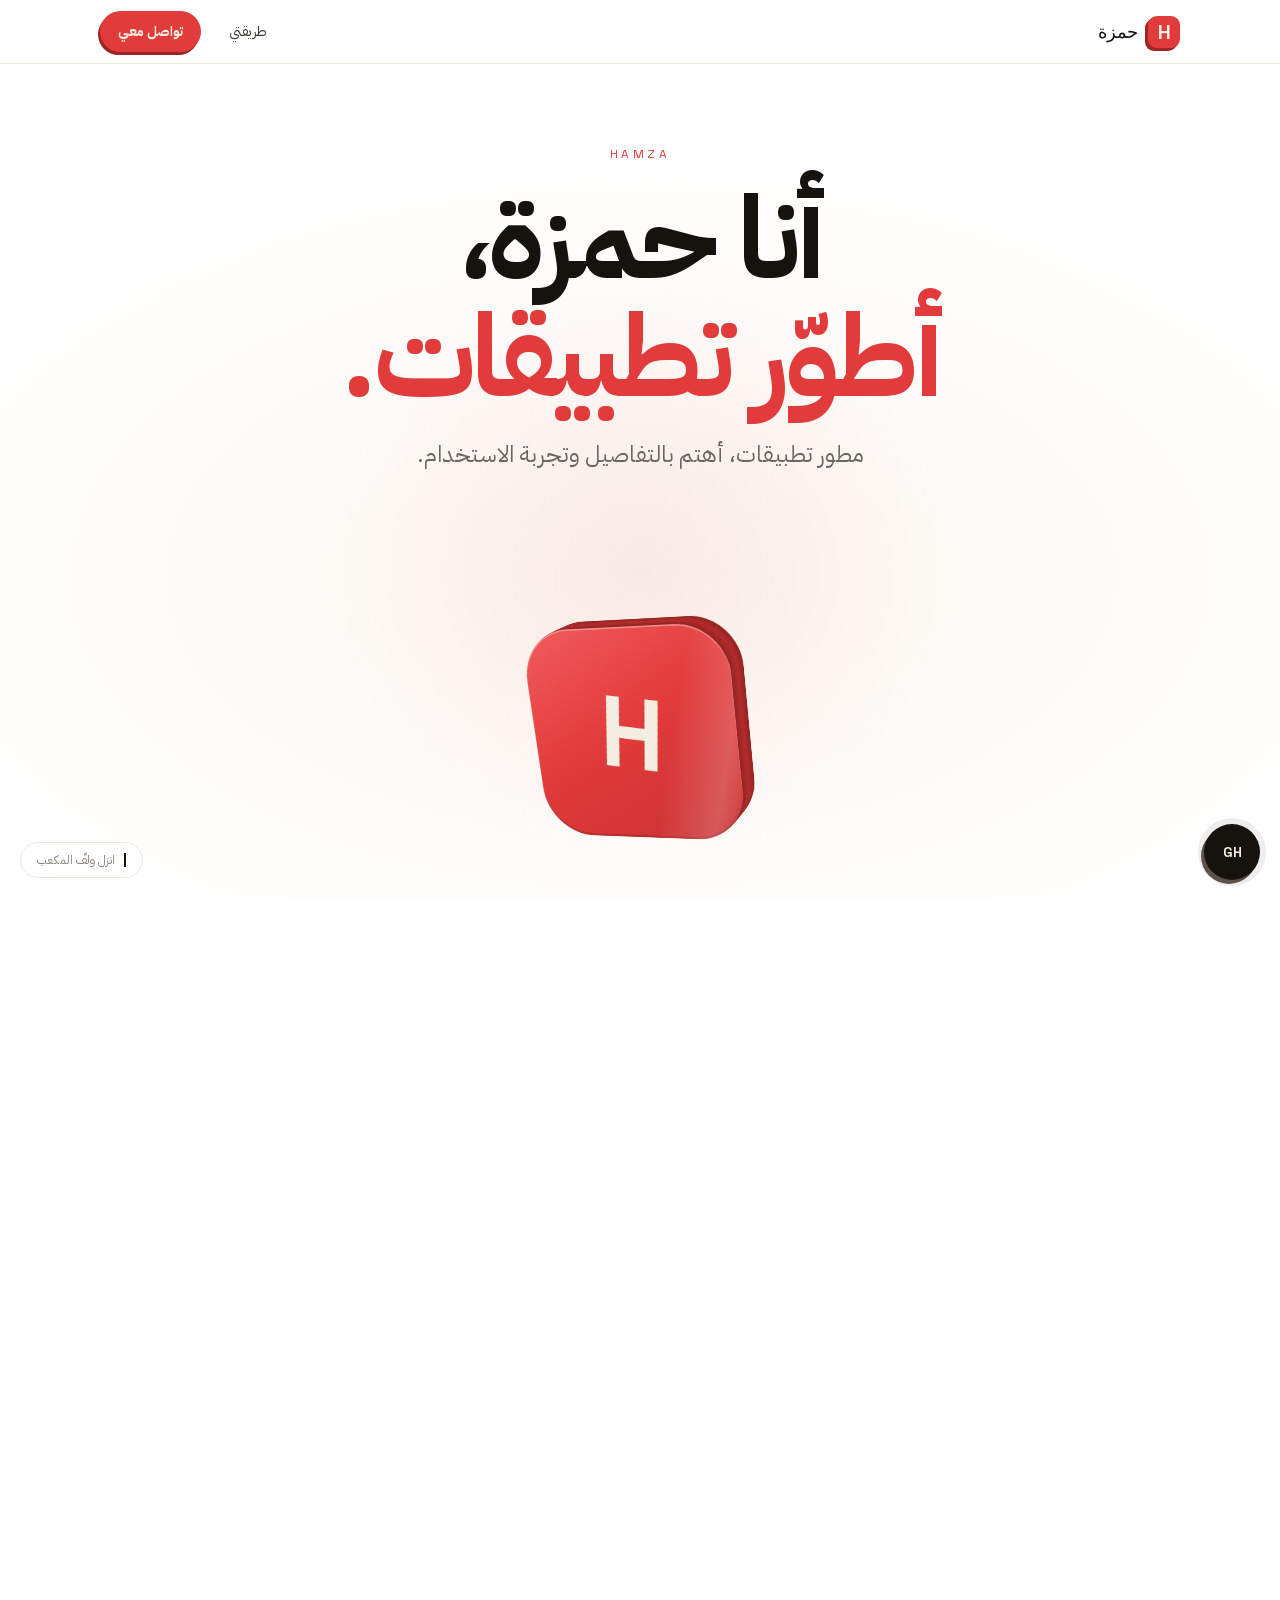
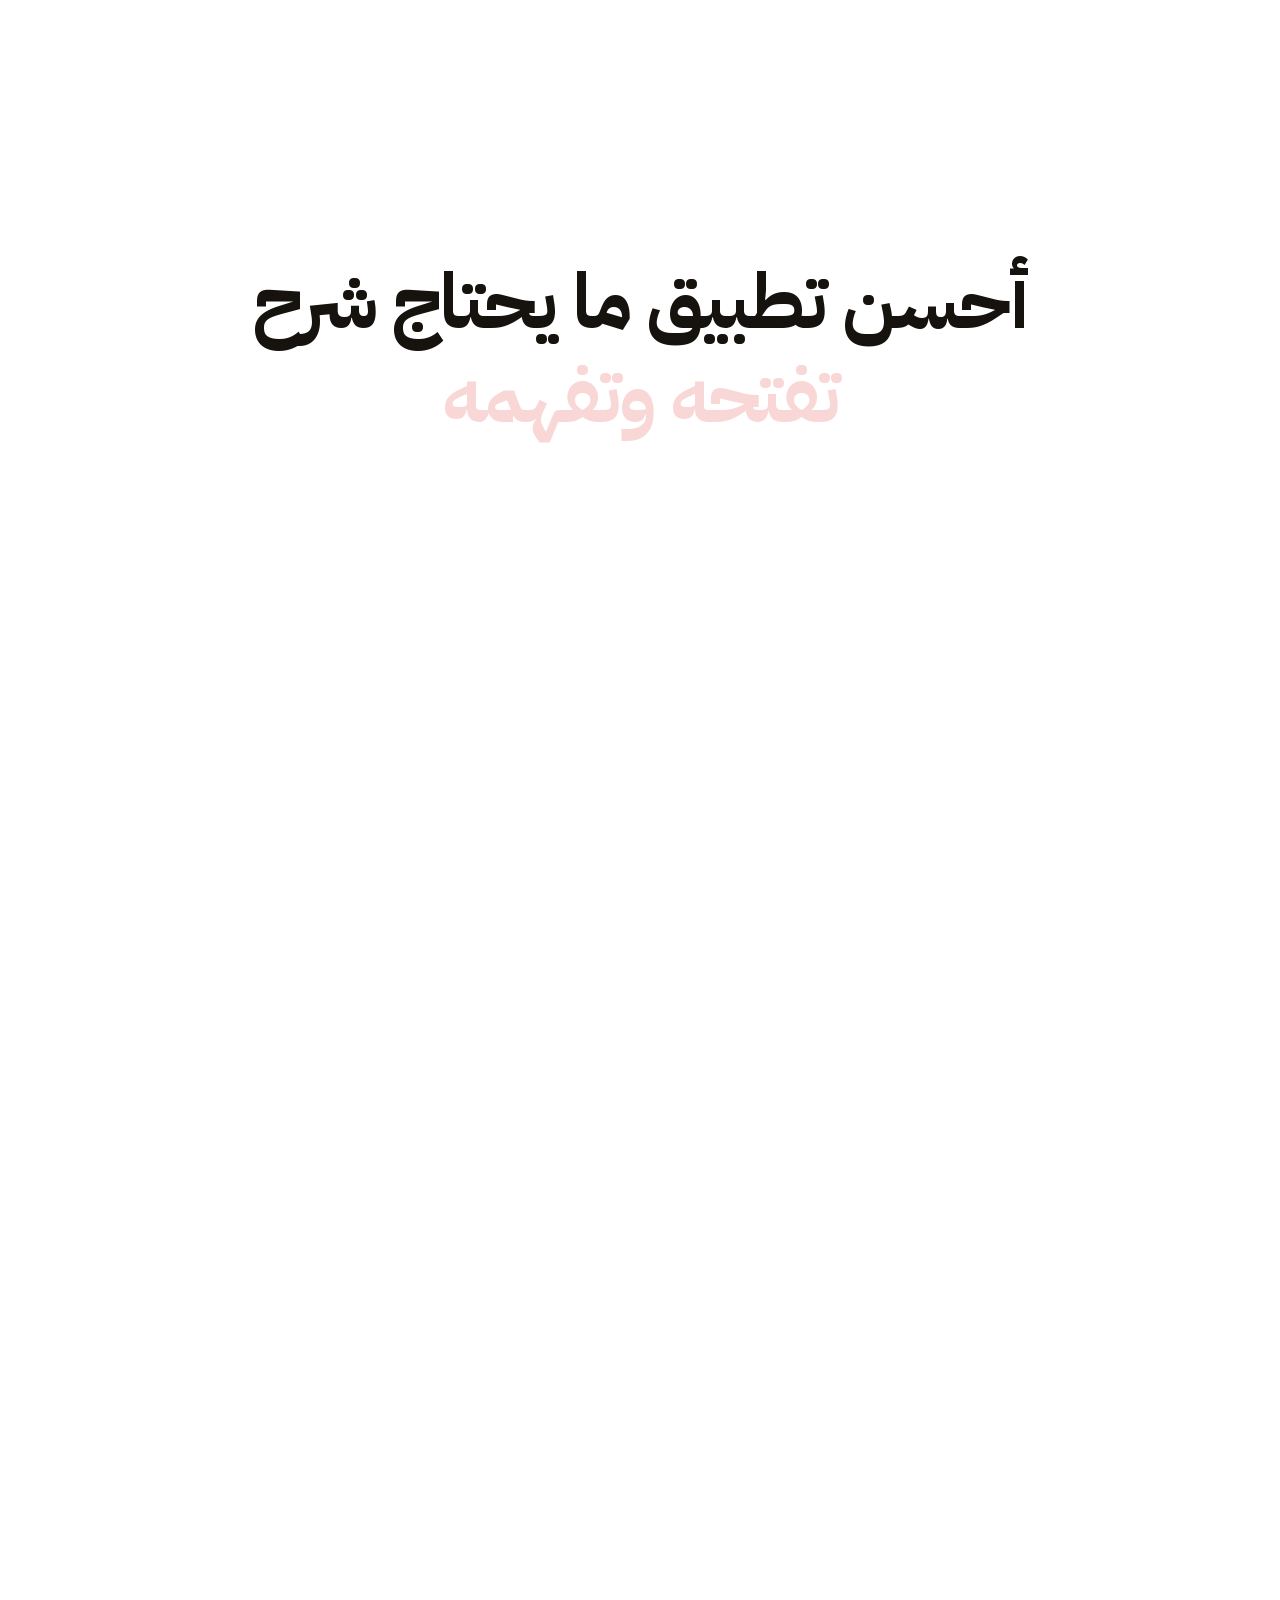
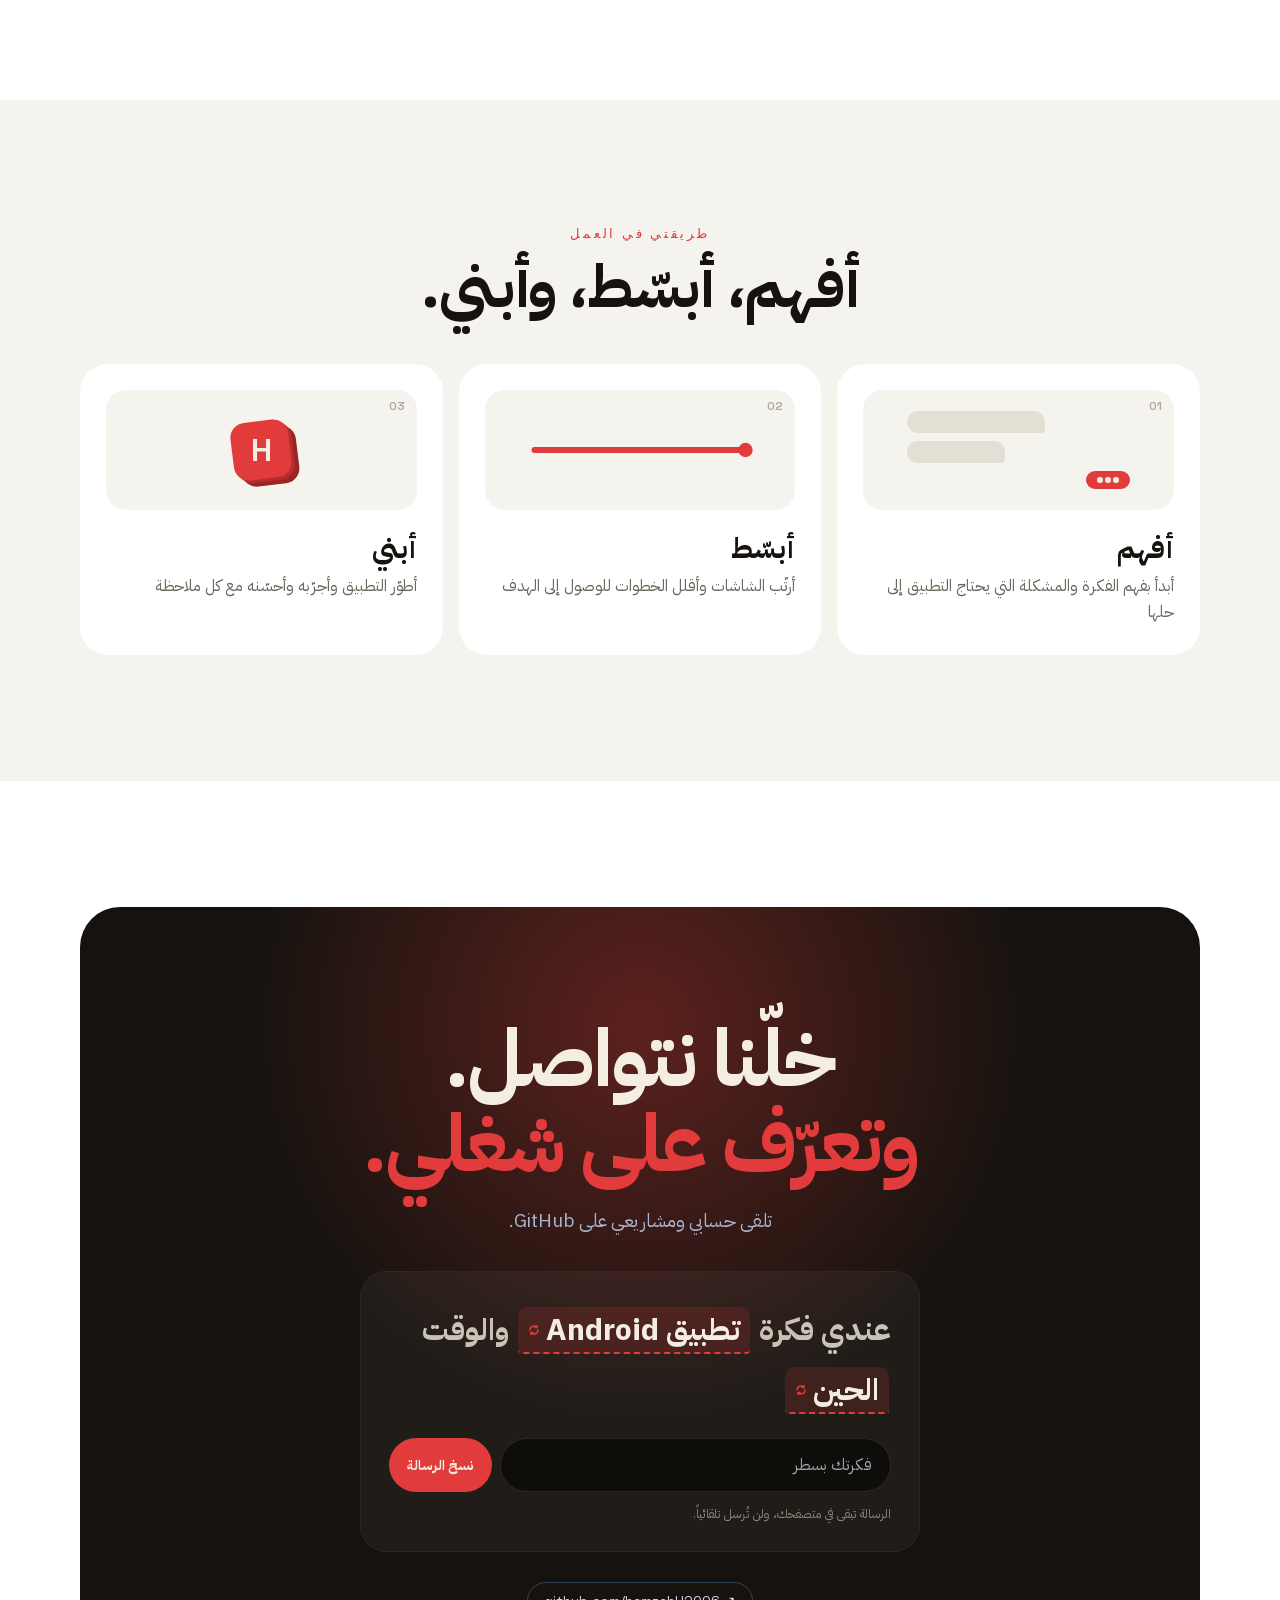
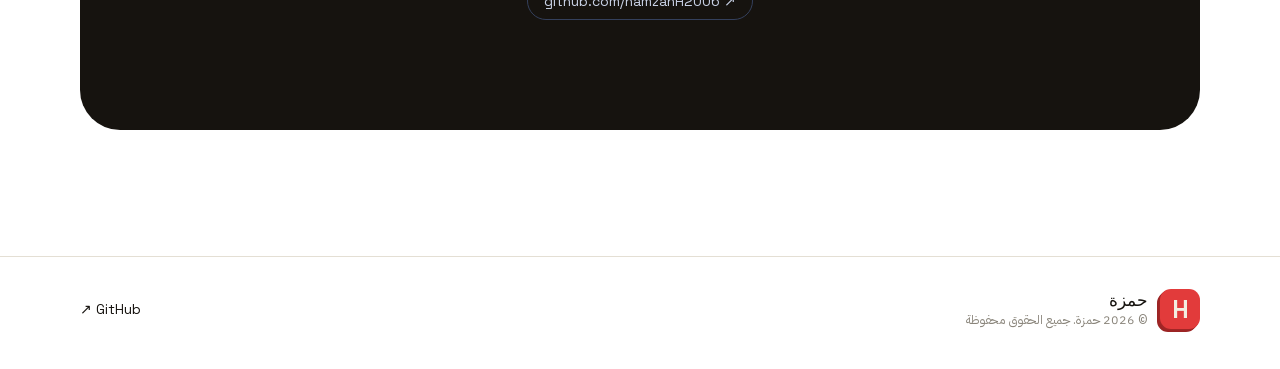
<file: index.html>
<!DOCTYPE html>
<html lang="ar" dir="rtl">
  <head>
    <meta charset="UTF-8" />
    <meta name="viewport" content="width=device-width, initial-scale=1.0" />
    <title>حمزة | مطور تطبيقات</title><meta name="description" content="الموقع الشخصي لحمزة، مطور تطبيقات. تعرّف على مشاريعي ومنها تطبيق QPay، وتابعني على GitHub.">
      <link rel="stylesheet" href="/theme.css" />
    <script type="module" crossorigin src="/assets/index-CiMVtSpf.js"></script>
    <link rel="stylesheet" crossorigin href="/assets/index-CA-mtck-.css">
  </head>
  <body>
    <div id="root"></div>
  </body>
</html>
</file>
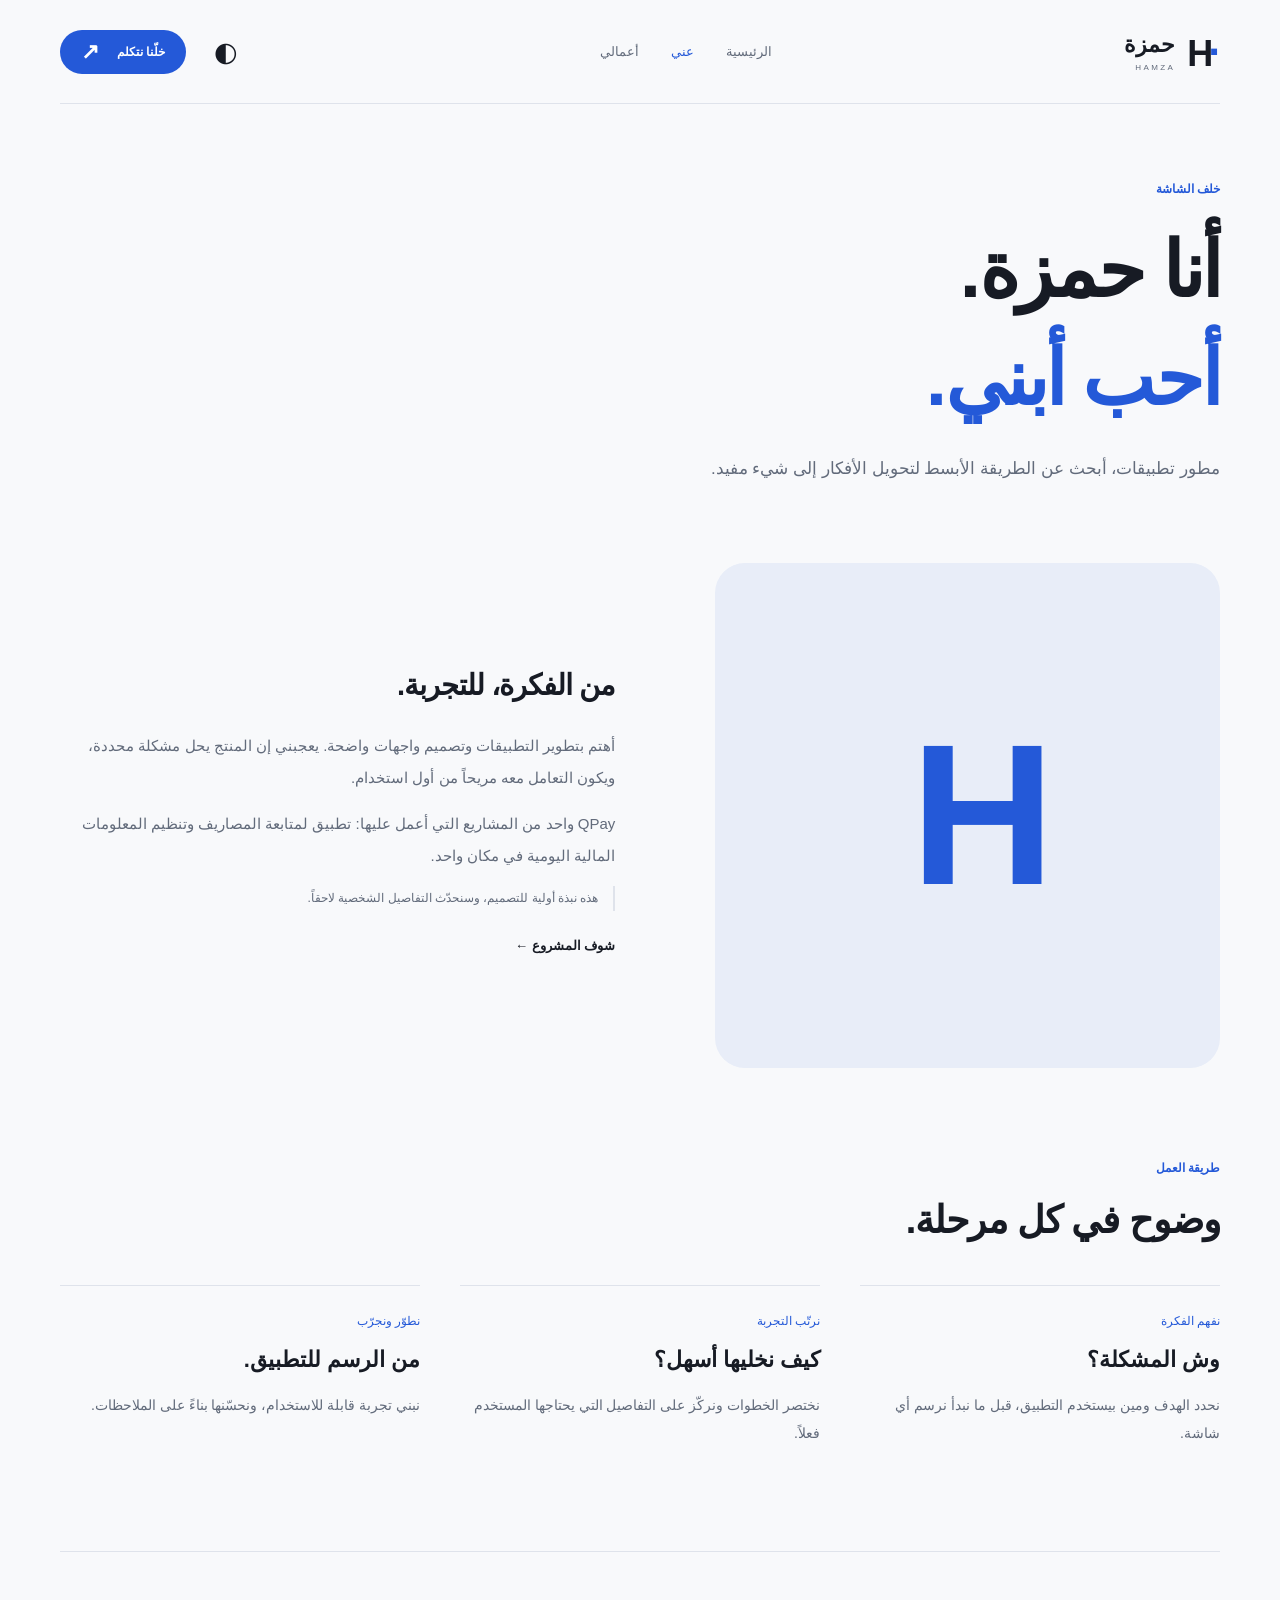
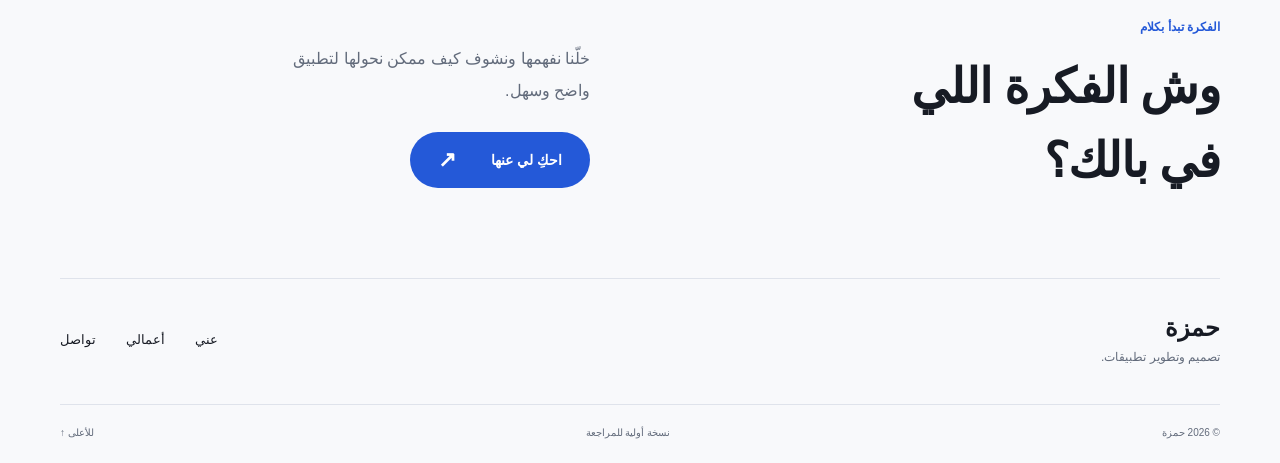
<file: about.html>
<!doctype html><html lang="ar" dir="rtl" id="top"><head><meta charset="utf-8"><meta name="viewport" content="width=device-width,initial-scale=1"><meta name="theme-color" content="#f8f9fb"><meta name="description" content="حمزة، مطور تطبيقات. تعرّف عليّ واستكشف أعمالي ومشروع QPay."><title>عني | حمزة</title><script src="personal.js" defer></script><link rel="stylesheet" href="personal.css"></head><body><a class="skip-link" href="#content">انتقل للمحتوى</a><header class="site-header shell"><a class="wordmark" href="index.html" aria-label="حمزة، الرئيسية"><span class="monogram">H<span>·</span></span><span>حمزة<small>HAMZA</small></span></a><nav aria-label="التنقل الرئيسي"><a href="index.html" >الرئيسية</a><a href="about.html" aria-current="page">عني</a><a href="projects.html" >أعمالي</a></nav><div class="header-tools"><button class="theme-toggle" aria-label="تغيير المظهر">◐</button><a class="pill small" href="contact.html">خلّنا نتكلم <span aria-hidden="true">↗</span></a></div></header><main id="content"><section class="page-intro shell"><span class="overline">خلف الشاشة</span><h1>أنا حمزة.<br><span>أحب أبني.</span></h1><p>مطور تطبيقات، أبحث عن الطريقة الأبسط لتحويل الأفكار إلى شيء مفيد.</p></section><section class="about-content shell"><div class="about-mark" aria-hidden="true">H<span>·</span></div><div><h2>من الفكرة، للتجربة.</h2><p>أهتم بتطوير التطبيقات وتصميم واجهات واضحة. يعجبني إن المنتج يحل مشكلة محددة، ويكون التعامل معه مريحاً من أول استخدام.</p><p>QPay واحد من المشاريع التي أعمل عليها: تطبيق لمتابعة المصاريف وتنظيم المعلومات المالية اليومية في مكان واحد.</p><p class="draft-note">هذه نبذة أولية للتصميم، وسنحدّث التفاصيل الشخصية لاحقاً.</p><a class="text-link" href="projects.html">شوف المشروع ←</a></div></section><section class="approach shell"><div class="section-heading"><div><span class="overline">طريقة العمل</span><h2>وضوح في كل مرحلة.</h2></div></div><div class="approach-grid"><article><span>نفهم الفكرة</span><h3>وش المشكلة؟</h3><p>نحدد الهدف ومين بيستخدم التطبيق، قبل ما نبدأ نرسم أي شاشة.</p></article><article><span>نرتّب التجربة</span><h3>كيف نخليها أسهل؟</h3><p>نختصر الخطوات ونركّز على التفاصيل التي يحتاجها المستخدم فعلاً.</p></article><article><span>نطوّر ونجرّب</span><h3>من الرسم للتطبيق.</h3><p>نبني تجربة قابلة للاستخدام، ونحسّنها بناءً على الملاحظات.</p></article></div></section><section class="contact-band shell"><div><span class="overline">الفكرة تبدأ بكلام</span><h2>وش الفكرة اللي<br>في بالك؟</h2></div><div><p>خلّنا نفهمها ونشوف كيف ممكن نحولها لتطبيق واضح وسهل.</p><a class="pill" href="contact.html">احكِ لي عنها <span aria-hidden="true">↗</span></a></div></section></main><footer class="site-footer shell"><a class="footer-name" href="index.html">حمزة<span>تصميم وتطوير تطبيقات.</span></a><nav aria-label="روابط الفوتر"><a href="about.html">عني</a><a href="projects.html">أعمالي</a><a href="contact.html">تواصل</a></nav><div class="footer-meta"><span>© 2026 حمزة</span><span>نسخة أولية للمراجعة</span><a href="#top">للأعلى ↑</a></div></footer></body></html>
</file>
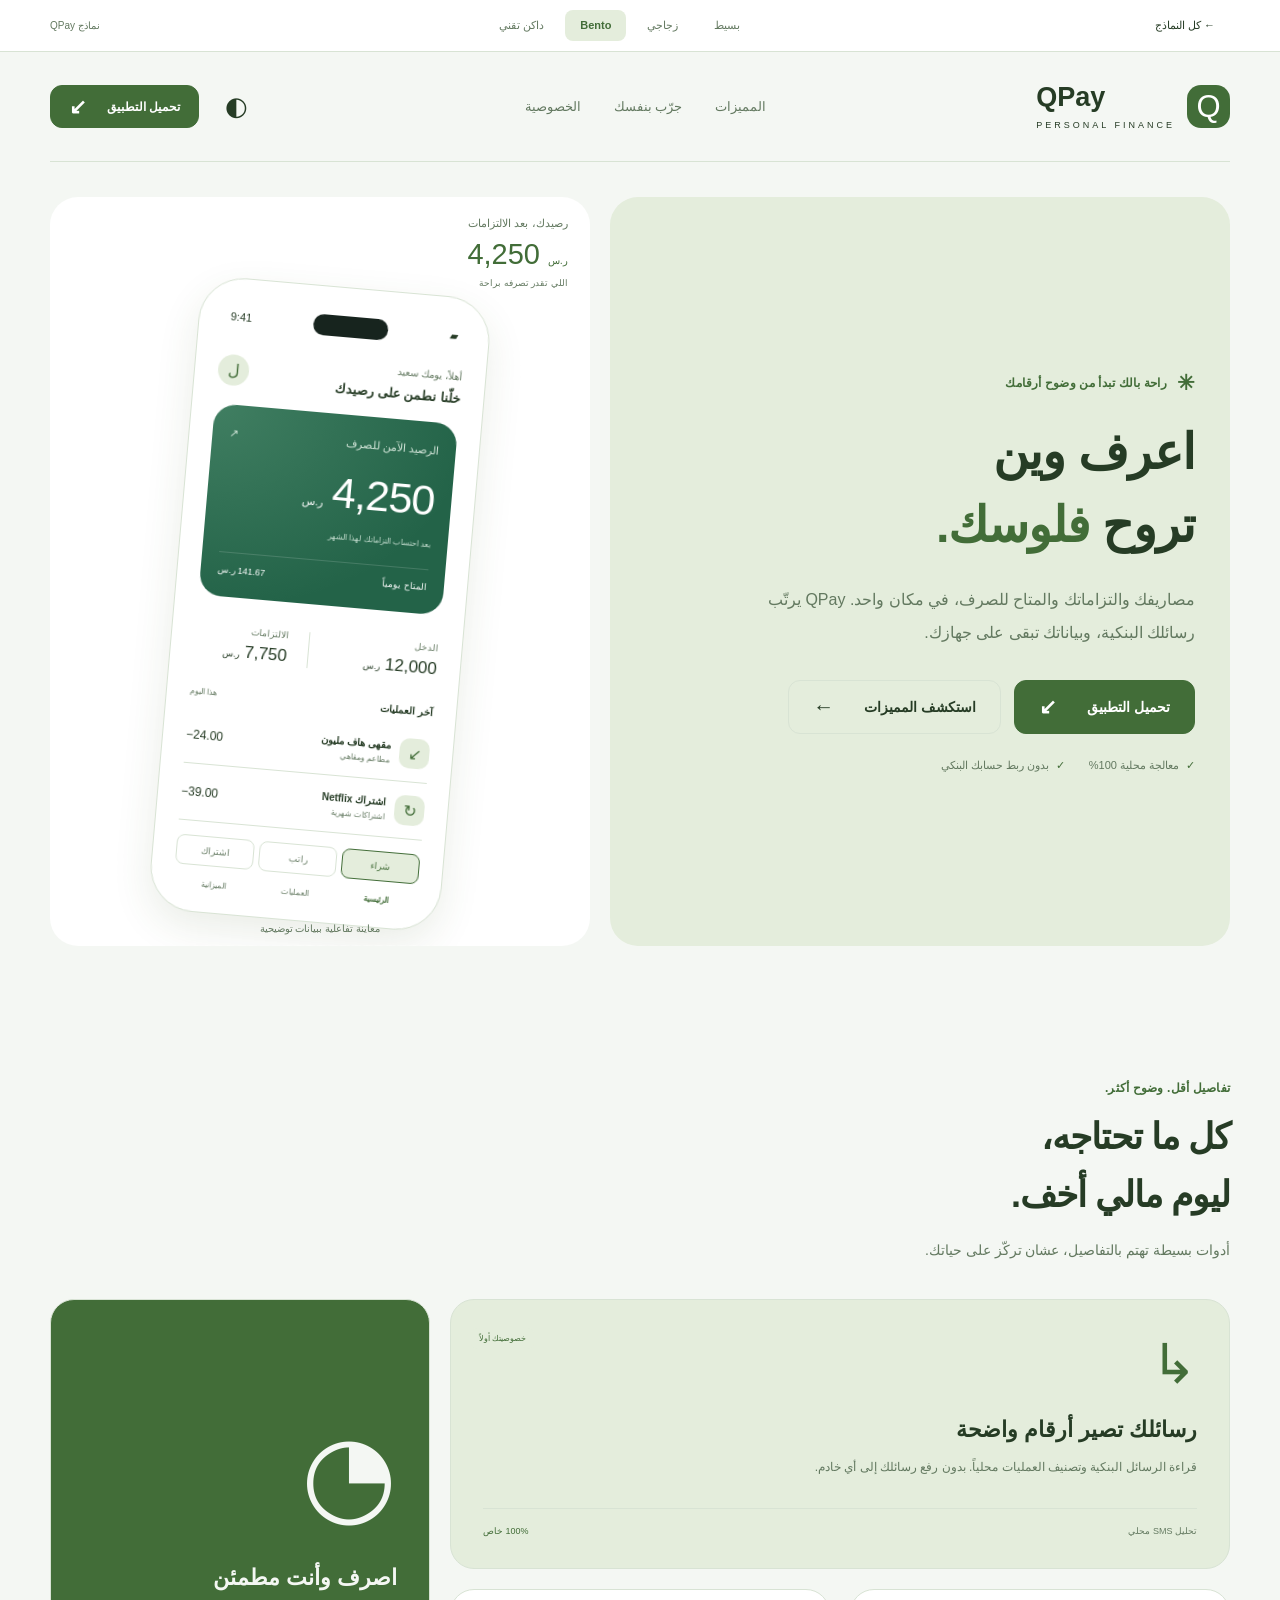
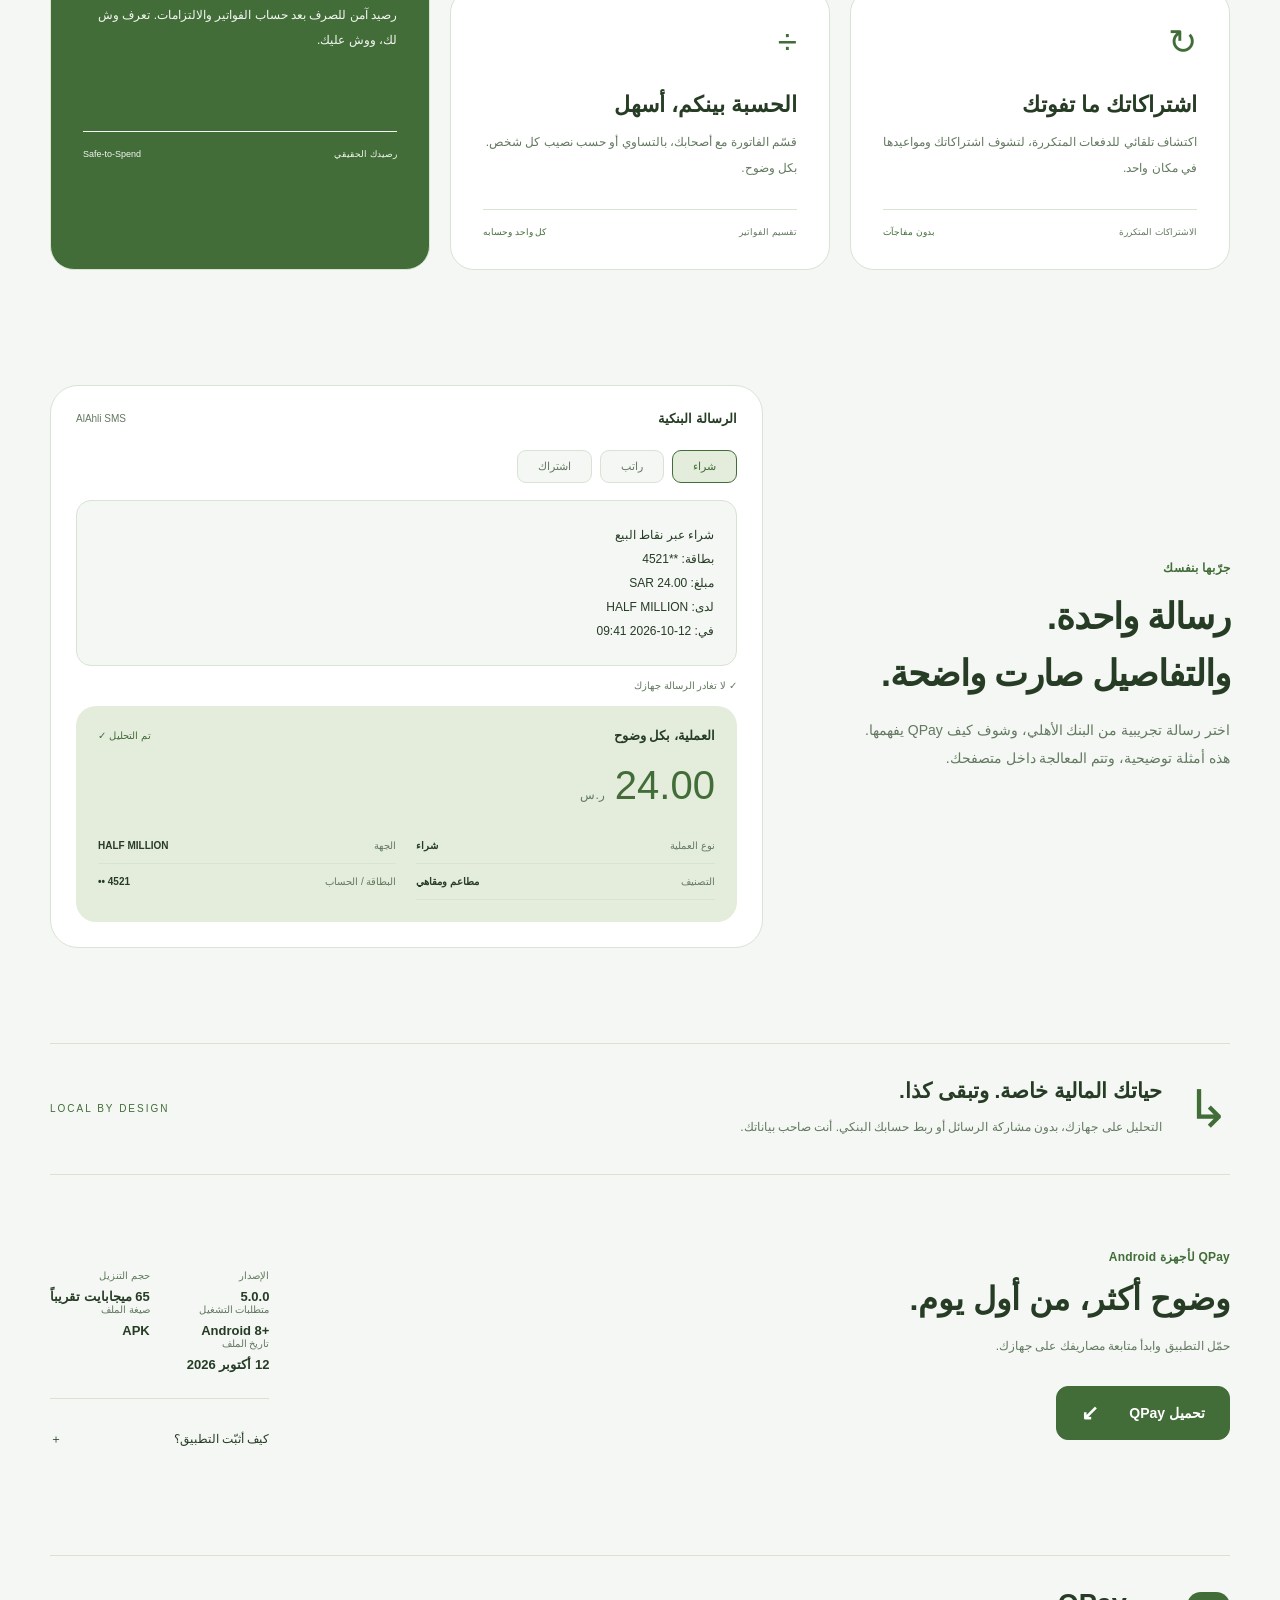
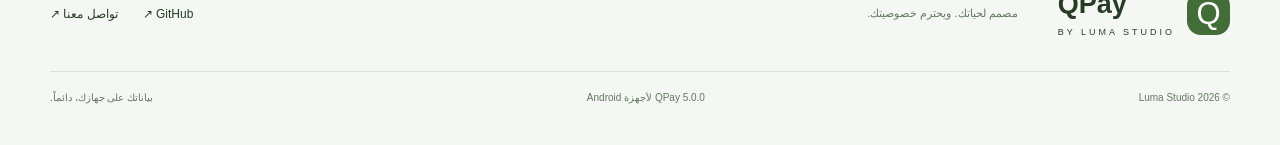
<file: bento.html>
<!doctype html>
<html lang="ar" dir="rtl" data-design="bento">
<head><meta charset="UTF-8"><meta name="viewport" content="width=device-width, initial-scale=1"><meta name="theme-color" content="#f7f9f8"><meta name="description" content="QPay، اعرف وين تروح فلوسك. اكتشف الرصيد الآمن للصرف وحوّل رسائلك البنكية إلى صورة واضحة لمصاريفك، على جهازك."><title>QPay | النموذج Bento</title><script src="design-init.js"></script><link rel="stylesheet" href="styles.css"><link rel="stylesheet" href="designs.css"><script src="app.js" defer></script></head>
<body><aside class="design-switcher" aria-label="اختيار نموذج التصميم"><a class="all-models" href="models.html">← كل النماذج</a><div><a data-design-link="minimal" href="minimal.html">بسيط</a><a data-design-link="glass" href="glass.html">زجاجي</a><a data-design-link="bento" href="bento.html">Bento</a><a data-design-link="tech" href="tech.html">داكن تقني</a></div><span class="design-label">نماذج QPay</span></aside>
<a class="skip" href="#main">انتقل للمحتوى</a>
<header class="nav wrap"><a class="brand" href="#" aria-label="QPay، الرئيسية"><span class="brandmark" aria-hidden="true">Q</span><strong dir="ltr">QPay<span>PERSONAL FINANCE</span></strong></a><nav aria-label="التنقل الرئيسي"><a href="#features">المميزات</a><a href="#simulator">جرّب بنفسك</a><a href="#privacy">الخصوصية</a></nav><div class="nav-actions"><button id="theme" class="theme" aria-label="تغيير مظهر الصفحة">◐</button><a class="button small" href="QPay.apk" download="QPay.apk">تحميل التطبيق <span aria-hidden="true">↙</span></a></div></header>
<main id="main">
<section class="hero wrap"><div class="hero-copy"><div class="eyebrow"><span class="tiny-mark">✳</span> راحة بالك تبدأ من وضوح أرقامك</div><h1>اعرف وين<br> تروح <span>فلوسك.</span></h1><p>مصاريفك والتزاماتك والمتاح للصرف، في مكان واحد. QPay يرتّب رسائلك البنكية، وبياناتك تبقى على جهازك.</p><div class="hero-actions"><a class="button" href="QPay.apk" download="QPay.apk">تحميل التطبيق <span aria-hidden="true">↙</span></a><a class="button secondary" href="#features">استكشف المميزات <span aria-hidden="true">←</span></a></div><div class="trust"><span>معالجة محلية 100%</span><span>بدون ربط حسابك البنكي</span></div></div>
<div class="preview-stage"><div class="bento-summary"><span>رصيدك، بعد الالتزامات</span><strong dir="ltr">4,250 <small>ر.س</small></strong><p>اللي تقدر تصرفه براحة</p></div><div class="orbit orbit-one"></div><div class="orbit orbit-two"></div><div class="floating-note"><span class="note-symbol">✓</span><div>كل شيء تحت السيطرة<small>مساحة أكبر لراحة بالك</small></div></div><div class="phone" aria-label="معاينة تفاعلية ببيانات توضيحية"><div class="phone-top" dir="ltr"><span>9:41</span><div class="island"></div><span>▰</span></div><div class="app-head"><div><small>أهلاً، يومك سعيد</small><strong>خلّنا نطمن على رصيدك</strong></div><span class="avatar">ل</span></div><div class="balance"><div class="balance-label">الرصيد الآمن للصرف <span>↗</span></div><div class="amount"><b id="preview-balance">4,250</b><span>ر.س</span></div><small>بعد احتساب التزاماتك لهذا الشهر</small><div class="balance-rule"></div><div class="balance-bottom"><span>المتاح يومياً</span><strong>141.67 ر.س</strong></div></div><div class="app-totals"><div><small>الدخل</small><strong>12,000 <em>ر.س</em></strong></div><div><small>الالتزامات</small><strong>7,750 <em>ر.س</em></strong></div></div><div class="transactions-title"><strong>آخر العمليات</strong><span>هذا اليوم</span></div><div class="transaction"><span class="transaction-icon">↙</span><div><strong id="preview-merchant">مقهى هاف مليون</strong><small id="preview-category">مطاعم ومقاهي</small></div><b id="preview-amount" dir="ltr">−24.00</b></div><div class="transaction"><span class="transaction-icon">↻</span><div><strong>اشتراك Netflix</strong><small>اشتراكات شهرية</small></div><b dir="ltr">−39.00</b></div><div class="preview-controls" role="group" aria-label="جرّب عملية في المعاينة"><button data-preview-sample="purchase">شراء</button><button data-preview-sample="salary">راتب</button><button data-preview-sample="subscription">اشتراك</button></div><div class="app-bottom"><span class="current">الرئيسية</span><span>العمليات</span><span>الميزانية</span></div></div><div class="privacy-note"><span>↳</span><div>بياناتك لك وحدك<small>على جهازك. دائماً.</small></div></div><span class="preview-caption">معاينة تفاعلية ببيانات توضيحية</span></div></section>
<section class="features wrap" id="features"><div class="section-head"><div class="eyebrow">تفاصيل أقل. وضوح أكثر.</div><h2>كل ما تحتاجه،<br>ليوم مالي أخف.</h2><p>أدوات بسيطة تهتم بالتفاصيل، عشان تركّز على حياتك.</p></div><div class="feature-grid"><article class="feature-card"><span class="feature-symbol">↳</span><span class="feature-tag">خصوصيتك أولاً</span><h3>رسائلك تصير أرقام واضحة</h3><p>قراءة الرسائل البنكية وتصنيف العمليات محلياً. بدون رفع رسائلك إلى أي خادم.</p><div class="card-bottom">تحليل SMS محلي <span>100% خاص</span></div></article><article class="feature-card"><span class="feature-symbol">◔</span><h3>اصرف وأنت مطمئن</h3><p>رصيد آمن للصرف بعد حساب الفواتير والالتزامات. تعرف وش لك، ووش عليك.</p><div class="card-bottom" dir="ltr">Safe-to-Spend <span>رصيدك الحقيقي</span></div></article><article class="feature-card"><span class="feature-symbol">↻</span><h3>اشتراكاتك ما تفوتك</h3><p>اكتشاف تلقائي للدفعات المتكررة، لتشوف اشتراكاتك ومواعيدها في مكان واحد.</p><div class="card-bottom">الاشتراكات المتكررة <span>بدون مفاجآت</span></div></article><article class="feature-card"><span class="feature-symbol">÷</span><h3>الحسبة بينكم، أسهل</h3><p>قسّم الفاتورة مع أصحابك، بالتساوي أو حسب نصيب كل شخص. بكل وضوح.</p><div class="card-bottom">تقسيم الفواتير <span>كل واحد وحسابه</span></div></article></div></section>
<section id="simulator" class="sim-section wrap"><div class="section-head"><div class="eyebrow">جرّبها بنفسك</div><h2>رسالة واحدة.<br>والتفاصيل صارت واضحة.</h2><p>اختر رسالة تجريبية من البنك الأهلي، وشوف كيف QPay يفهمها.<br>هذه أمثلة توضيحية، وتتم المعالجة داخل متصفحك.</p></div><div class="simulator"><div class="sms-panel"><div class="panel-heading"><strong>الرسالة البنكية</strong><span dir="ltr">AlAhli SMS</span></div><div class="sample-tabs" role="group" aria-label="نوع الرسالة"><button data-sample="purchase" aria-pressed="true" class="selected">شراء</button><button data-sample="salary" aria-pressed="false">راتب</button><button data-sample="subscription" aria-pressed="false">اشتراك</button></div><blockquote id="sms-text"></blockquote><div class="local-status">✓ لا تغادر الرسالة جهازك</div></div><div class="parse-connector" aria-hidden="true">←</div><div class="result-panel" aria-live="polite" aria-atomic="true"><div class="panel-heading"><strong>العملية، بكل وضوح</strong><span class="success">تم التحليل ✓</span></div><div class="result-amount"><b id="result-amount"></b><span>ر.س</span></div><dl><div><dt>نوع العملية</dt><dd id="result-type"></dd></div><div><dt>الجهة</dt><dd id="result-merchant"></dd></div><div><dt>التصنيف</dt><dd id="result-category"></dd></div><div><dt>البطاقة / الحساب</dt><dd id="result-card" dir="ltr"></dd></div></dl></div></div></section>
<section id="privacy" class="privacy wrap"><span class="privacy-emblem">↳</span><div><h2>حياتك المالية خاصة. وتبقى كذا.</h2><p>التحليل على جهازك، بدون مشاركة الرسائل أو ربط حسابك البنكي. أنت صاحب بياناتك.</p></div><span class="privacy-label">LOCAL BY DESIGN</span></section>
<section id="download" class="download wrap"><div class="download-intro"><div class="eyebrow">QPay لأجهزة Android</div><h2>وضوح أكثر، من أول يوم.</h2><p>حمّل التطبيق وابدأ متابعة مصاريفك على جهازك.</p><a class="button" id="download-button" href="QPay.apk" download="QPay.apk">تحميل QPay <span aria-hidden="true">↙</span></a><p id="download-status" class="download-status" role="status"></p></div><div class="release-info"><dl class="release-meta"><div><dt>الإصدار</dt><dd><bdi>5.0.0</bdi></dd></div><div><dt>حجم التنزيل</dt><dd>65 ميجابايت تقريباً</dd></div><div><dt>متطلبات التشغيل</dt><dd><bdi>Android 8+</bdi></dd></div><div><dt>صيغة الملف</dt><dd><bdi>APK</bdi></dd></div><div><dt>تاريخ الملف</dt><dd>12 أكتوبر 2026</dd></div></dl><details class="install-guide"><summary>كيف أثبّت التطبيق؟ <span aria-hidden="true">＋</span></summary><ol><li>اضغط «تحميل QPay» وانتظر اكتمال التنزيل.</li><li>افتح ملف <bdi>QPay.apk</bdi> من تنزيلات جهاز Android.</li><li>إذا طلب Android إذن التثبيت من المتصفح أو مدير الملفات، فعّله لهذا المصدر ثم أكمل التثبيت.</li></ol><p>يمكنك إلغاء إذن التثبيت من هذا المصدر بعد الانتهاء. على الكمبيوتر، انقل الملف إلى جهاز Android أولاً.</p></details></div></section>
</main><footer class="wrap"><div class="footer-top"><a class="brand" href="#"><span class="brandmark" aria-hidden="true">Q</span><strong dir="ltr">QPay<span>BY LUMA STUDIO</span></strong></a><p>مصمم لحياتك. ويحترم خصوصيتك.</p><div class="footer-links"><button id="github-info">GitHub ↗</button><button id="contact-info">تواصل معنا ↗</button></div></div><div class="footer-bottom"><span>© 2026 Luma Studio</span><span>QPay 5.0.0 لأجهزة Android</span><span>بياناتك على جهازك، دائماً.</span></div><p id="footer-status" role="status"></p></footer>
</body></html>
</file>
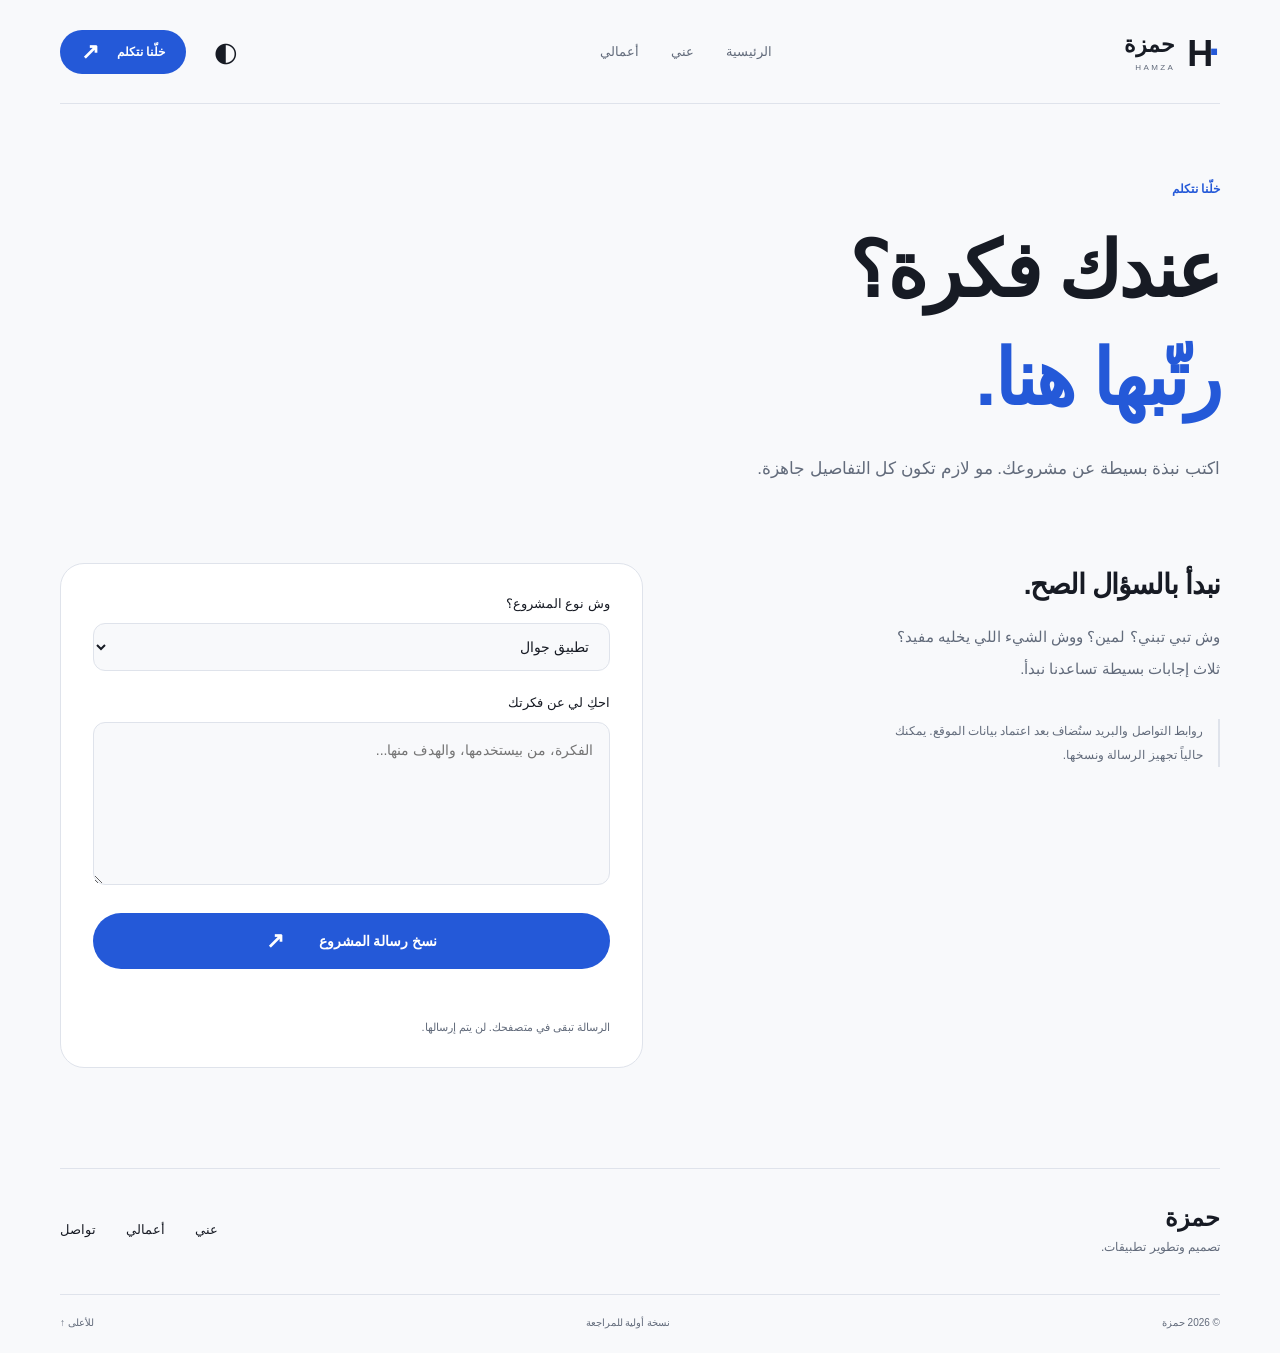
<file: contact.html>
<!doctype html><html lang="ar" dir="rtl" id="top"><head><meta charset="utf-8"><meta name="viewport" content="width=device-width,initial-scale=1"><meta name="theme-color" content="#f8f9fb"><meta name="description" content="حمزة، مطور تطبيقات. تعرّف عليّ واستكشف أعمالي ومشروع QPay."><title>تواصل | حمزة</title><script src="personal.js" defer></script><link rel="stylesheet" href="personal.css"></head><body><a class="skip-link" href="#content">انتقل للمحتوى</a><header class="site-header shell"><a class="wordmark" href="index.html" aria-label="حمزة، الرئيسية"><span class="monogram">H<span>·</span></span><span>حمزة<small>HAMZA</small></span></a><nav aria-label="التنقل الرئيسي"><a href="index.html" >الرئيسية</a><a href="about.html" >عني</a><a href="projects.html" >أعمالي</a></nav><div class="header-tools"><button class="theme-toggle" aria-label="تغيير المظهر">◐</button><a class="pill small" href="contact.html">خلّنا نتكلم <span aria-hidden="true">↗</span></a></div></header><main id="content"><section class="page-intro shell"><span class="overline">خلّنا نتكلم</span><h1>عندك فكرة؟<br><span>رتّبها هنا.</span></h1><p>اكتب نبذة بسيطة عن مشروعك. مو لازم تكون كل التفاصيل جاهزة.</p></section><section class="contact-layout shell"><div class="contact-copy"><h2>نبدأ بالسؤال الصح.</h2><p>وش تبي تبني؟ لمين؟ ووش الشيء اللي يخليه مفيد؟ ثلاث إجابات بسيطة تساعدنا نبدأ.</p><div class="draft-note">روابط التواصل والبريد ستُضاف بعد اعتماد بيانات الموقع. يمكنك حالياً تجهيز الرسالة ونسخها.</div></div><form id="inquiry-form"><label for="kind">وش نوع المشروع؟</label><select id="kind" name="kind"><option>تطبيق جوال</option><option>موقع شخصي</option><option>تطوير منتج موجود</option><option>فكرة أخرى</option></select><label for="idea">احكِ لي عن فكرتك</label><textarea id="idea" name="idea" rows="5" maxlength="2000" placeholder="الفكرة، من بيستخدمها، والهدف منها..."></textarea><button class="pill" type="submit">نسخ رسالة المشروع <span aria-hidden="true">↗</span></button><p class="form-status" id="form-status" role="status"></p><small class="local-note">الرسالة تبقى في متصفحك. لن يتم إرسالها.</small><div id="copy-fallback" hidden><label for="message-copy">انسخ النص يدوياً</label><textarea id="message-copy" readonly rows="5"></textarea></div></form></section></main><footer class="site-footer shell"><a class="footer-name" href="index.html">حمزة<span>تصميم وتطوير تطبيقات.</span></a><nav aria-label="روابط الفوتر"><a href="about.html">عني</a><a href="projects.html">أعمالي</a><a href="contact.html">تواصل</a></nav><div class="footer-meta"><span>© 2026 حمزة</span><span>نسخة أولية للمراجعة</span><a href="#top">للأعلى ↑</a></div></footer></body></html>
</file>
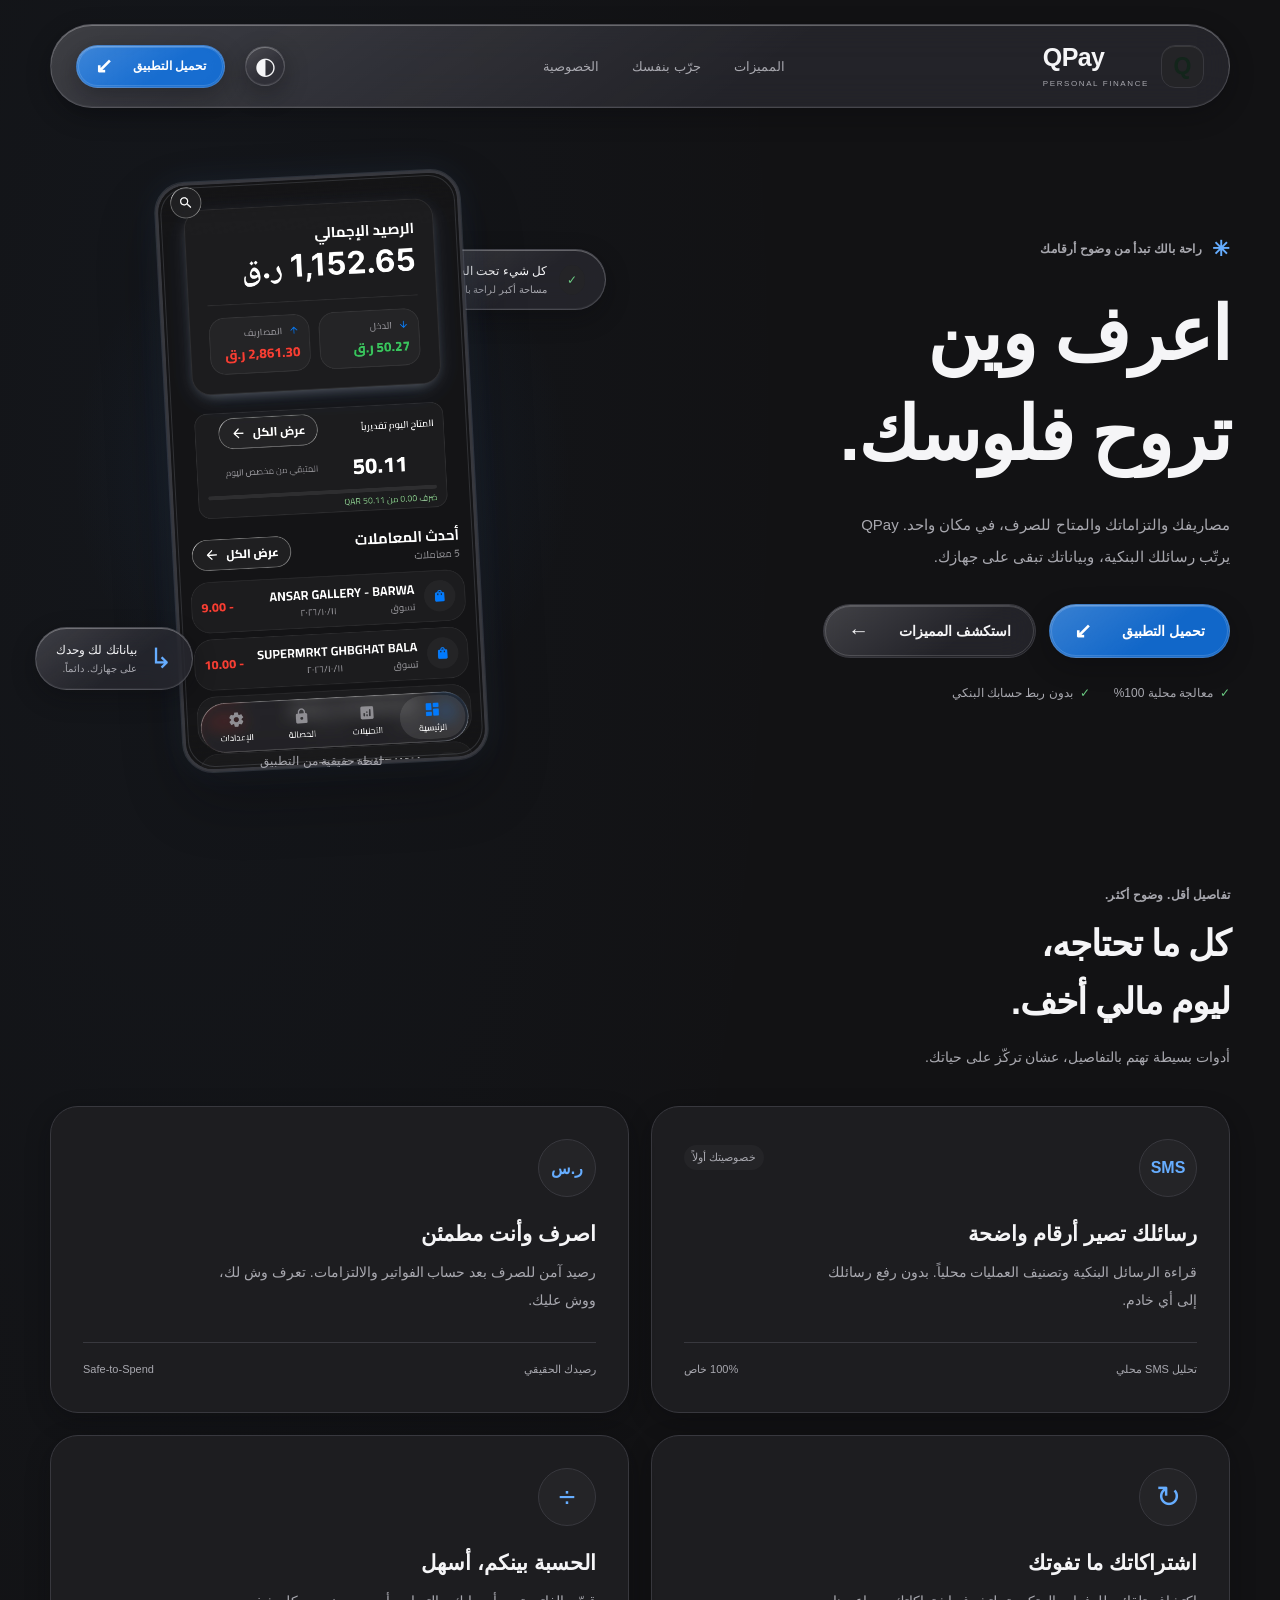
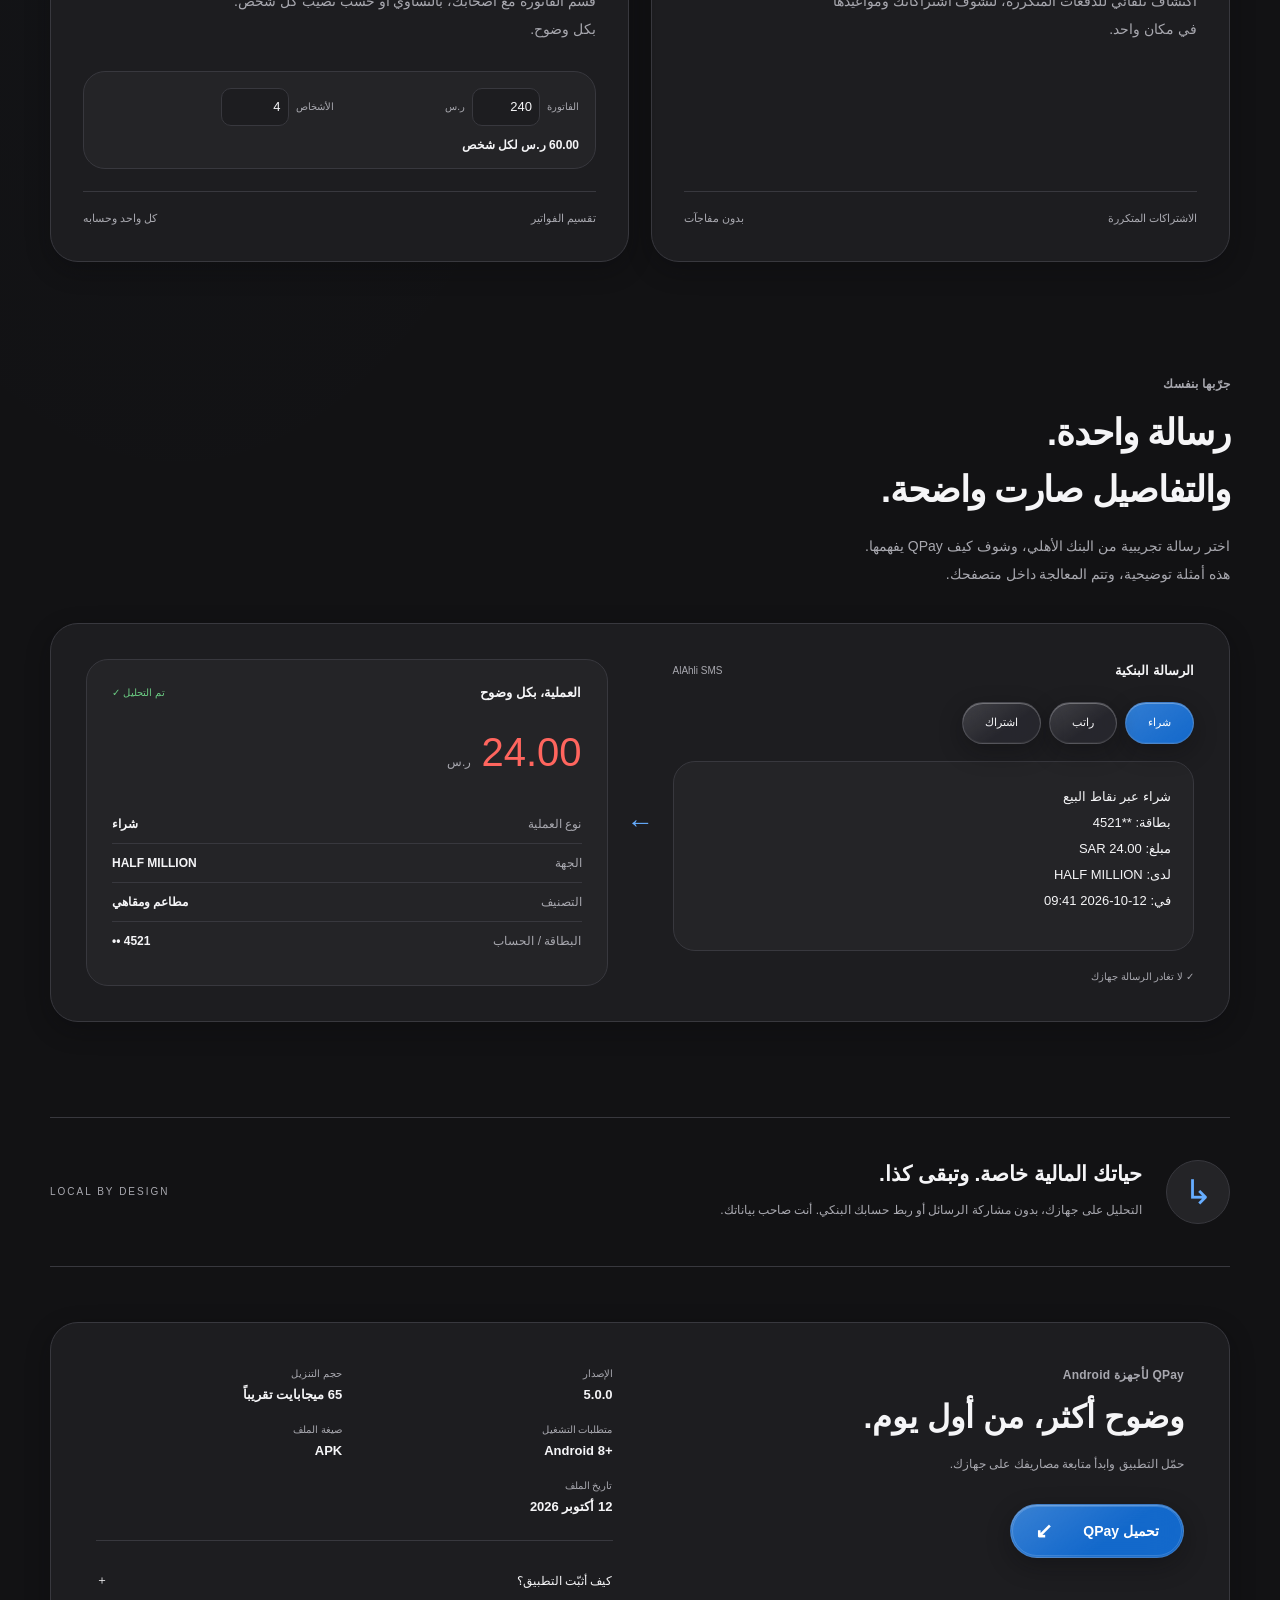
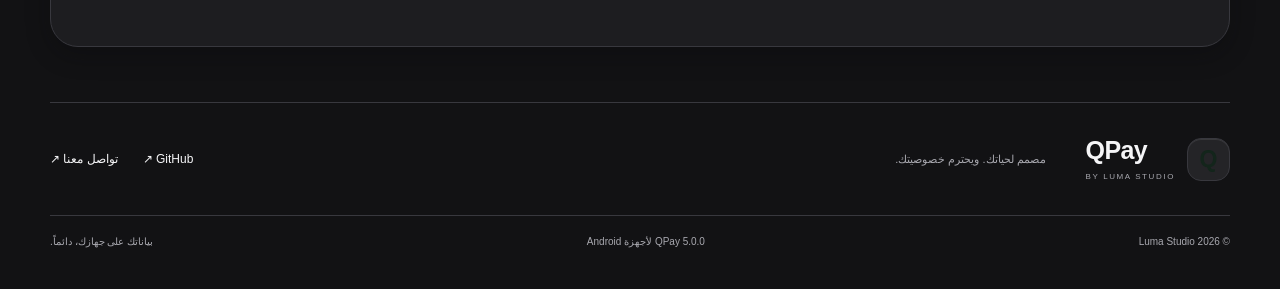
<file: glass.html>
<!doctype html>
<html lang="ar" dir="rtl" data-design="glass">
<head><meta charset="UTF-8"><meta name="viewport" content="width=device-width, initial-scale=1"><meta name="theme-color" content="#121214"><meta name="description" content="QPay، اعرف وين تروح فلوسك. اكتشف الرصيد الآمن للصرف وحوّل رسائلك البنكية إلى صورة واضحة لمصاريفك، على جهازك."><title>QPay | اعرف وين تروح فلوسك</title><script src="design-init.js"></script><link rel="stylesheet" href="styles.css"><link rel="stylesheet" href="designs.css"><script src="app.js" defer></script></head>
<body>
<a class="skip" href="#main">انتقل للمحتوى</a>
<header class="nav wrap"><a class="brand" href="#" aria-label="QPay، الرئيسية"><span class="brandmark" aria-hidden="true">Q</span><strong dir="ltr">QPay<span>PERSONAL FINANCE</span></strong></a><nav aria-label="التنقل الرئيسي"><a href="#features">المميزات</a><a href="#simulator">جرّب بنفسك</a><a href="#privacy">الخصوصية</a></nav><div class="nav-actions"><button id="mobile-menu-toggle" class="mobile-menu-toggle" aria-expanded="false" aria-controls="mobile-menu">القائمة</button><button id="theme" class="theme" aria-label="تغيير مظهر الصفحة">◐</button><a class="button small" href="QPay.apk" download="QPay.apk">تحميل التطبيق <span aria-hidden="true">↙</span></a></div><nav id="mobile-menu" class="mobile-menu" aria-label="تنقل الجوال" hidden><a href="#features">المميزات <span aria-hidden="true">←</span></a><a href="#simulator">جرّب بنفسك <span aria-hidden="true">←</span></a><a href="#privacy">الخصوصية <span aria-hidden="true">←</span></a><a href="#download">التحميل والتثبيت <span aria-hidden="true">←</span></a></nav></header>
<main id="main">
<section class="hero wrap"><div class="hero-copy"><div class="eyebrow"><span class="tiny-mark">✳</span> راحة بالك تبدأ من وضوح أرقامك</div><h1>اعرف وين<br> تروح <span>فلوسك.</span></h1><p>مصاريفك والتزاماتك والمتاح للصرف، في مكان واحد. QPay يرتّب رسائلك البنكية، وبياناتك تبقى على جهازك.</p><div class="hero-actions"><a class="button" href="QPay.apk" download="QPay.apk">تحميل التطبيق <span aria-hidden="true">↙</span></a><a class="button secondary" href="#features">استكشف المميزات <span aria-hidden="true">←</span></a></div><div class="trust"><span>معالجة محلية 100%</span><span>بدون ربط حسابك البنكي</span></div></div>
<div class="preview-stage"><div class="orbit orbit-one"></div><div class="orbit orbit-two"></div><div class="floating-note"><span class="note-symbol">✓</span><div>كل شيء تحت السيطرة<small>مساحة أكبر لراحة بالك</small></div></div><div class="phone real-screenshot"><img src="app-screenshot.jpg" width="1080" height="2109" fetchpriority="high" alt="لقطة حقيقية من تطبيق QPay تعرض الرصيد الإجمالي والمتاح اليوم وأحدث المعاملات"></div><div class="privacy-note"><span>↳</span><div>بياناتك لك وحدك<small>على جهازك. دائماً.</small></div></div><span class="preview-caption">لقطة حقيقية من التطبيق</span></div></section>
<section class="features wrap" id="features"><div class="section-head"><div class="eyebrow">تفاصيل أقل. وضوح أكثر.</div><h2>كل ما تحتاجه،<br>ليوم مالي أخف.</h2><p>أدوات بسيطة تهتم بالتفاصيل، عشان تركّز على حياتك.</p></div><div class="feature-grid"><article class="feature-card"><span class="feature-symbol text-symbol" dir="ltr">SMS</span><span class="feature-tag">خصوصيتك أولاً</span><h3>رسائلك تصير أرقام واضحة</h3><p>قراءة الرسائل البنكية وتصنيف العمليات محلياً. بدون رفع رسائلك إلى أي خادم.</p><div class="card-bottom">تحليل SMS محلي <span>100% خاص</span></div></article><article class="feature-card"><span class="feature-symbol text-symbol">ر.س</span><h3>اصرف وأنت مطمئن</h3><p>رصيد آمن للصرف بعد حساب الفواتير والالتزامات. تعرف وش لك، ووش عليك.</p><div class="card-bottom" dir="ltr">Safe-to-Spend <span>رصيدك الحقيقي</span></div></article><article class="feature-card"><span class="feature-symbol">↻</span><h3>اشتراكاتك ما تفوتك</h3><p>اكتشاف تلقائي للدفعات المتكررة، لتشوف اشتراكاتك ومواعيدها في مكان واحد.</p><div class="card-bottom">الاشتراكات المتكررة <span>بدون مفاجآت</span></div></article><article class="feature-card"><span class="feature-symbol">÷</span><h3>الحسبة بينكم، أسهل</h3><p>قسّم الفاتورة مع أصحابك، بالتساوي أو حسب نصيب كل شخص. بكل وضوح.</p><div class="split-demo"><label>الفاتورة <input id="split-total" type="number" min="0" max="1000000" step="0.01" value="240" inputmode="decimal"> ر.س</label><label>الأشخاص <input id="split-people" type="number" min="1" max="100" step="1" value="4" inputmode="numeric"></label><output id="split-result" aria-live="polite">60.00 ر.س لكل شخص</output></div><div class="card-bottom">تقسيم الفواتير <span>كل واحد وحسابه</span></div></article></div></section>
<section id="simulator" class="sim-section wrap"><div class="section-head"><div class="eyebrow">جرّبها بنفسك</div><h2>رسالة واحدة.<br>والتفاصيل صارت واضحة.</h2><p>اختر رسالة تجريبية من البنك الأهلي، وشوف كيف QPay يفهمها.<br>هذه أمثلة توضيحية، وتتم المعالجة داخل متصفحك.</p></div><div class="simulator"><div class="sms-panel"><div class="panel-heading"><strong>الرسالة البنكية</strong><span dir="ltr">AlAhli SMS</span></div><div class="sample-tabs" role="group" aria-label="نوع الرسالة"><button data-sample="purchase" aria-pressed="true" class="selected">شراء</button><button data-sample="salary" aria-pressed="false">راتب</button><button data-sample="subscription" aria-pressed="false">اشتراك</button></div><blockquote id="sms-text"></blockquote><div class="local-status">✓ لا تغادر الرسالة جهازك</div></div><div class="parse-connector" aria-hidden="true">←</div><div class="result-panel" aria-live="polite" aria-atomic="true"><div class="panel-heading"><strong>العملية، بكل وضوح</strong><span class="success">تم التحليل ✓</span></div><div class="result-amount"><b id="result-amount"></b><span>ر.س</span></div><dl><div><dt>نوع العملية</dt><dd id="result-type"></dd></div><div><dt>الجهة</dt><dd id="result-merchant"></dd></div><div><dt>التصنيف</dt><dd id="result-category"></dd></div><div><dt>البطاقة / الحساب</dt><dd id="result-card" dir="ltr"></dd></div></dl></div></div></section>
<section id="privacy" class="privacy wrap"><span class="privacy-emblem">↳</span><div><h2>حياتك المالية خاصة. وتبقى كذا.</h2><p>التحليل على جهازك، بدون مشاركة الرسائل أو ربط حسابك البنكي. أنت صاحب بياناتك.</p></div><span class="privacy-label">LOCAL BY DESIGN</span></section>
<section id="download" class="download wrap"><div class="download-intro"><div class="eyebrow">QPay لأجهزة Android</div><h2>وضوح أكثر، من أول يوم.</h2><p>حمّل التطبيق وابدأ متابعة مصاريفك على جهازك.</p><a class="button" id="download-button" href="QPay.apk" download="QPay.apk">تحميل QPay <span aria-hidden="true">↙</span></a><p id="download-status" class="download-status" role="status"></p></div><div class="release-info"><dl class="release-meta"><div><dt>الإصدار</dt><dd><bdi>5.0.0</bdi></dd></div><div><dt>حجم التنزيل</dt><dd>65 ميجابايت تقريباً</dd></div><div><dt>متطلبات التشغيل</dt><dd><bdi>Android 8+</bdi></dd></div><div><dt>صيغة الملف</dt><dd><bdi>APK</bdi></dd></div><div><dt>تاريخ الملف</dt><dd>12 أكتوبر 2026</dd></div></dl><details class="install-guide"><summary>كيف أثبّت التطبيق؟ <span aria-hidden="true">＋</span></summary><ol><li>اضغط «تحميل QPay» وانتظر اكتمال التنزيل.</li><li>افتح ملف <bdi>QPay.apk</bdi> من تنزيلات جهاز Android.</li><li>إذا طلب Android إذن التثبيت من المتصفح أو مدير الملفات، فعّله لهذا المصدر ثم أكمل التثبيت.</li></ol><p>يمكنك إلغاء إذن التثبيت من هذا المصدر بعد الانتهاء. على الكمبيوتر، انقل الملف إلى جهاز Android أولاً.</p></details></div></section>
</main><footer class="wrap"><div class="footer-top"><a class="brand" href="#"><span class="brandmark" aria-hidden="true">Q</span><strong dir="ltr">QPay<span>BY LUMA STUDIO</span></strong></a><p>مصمم لحياتك. ويحترم خصوصيتك.</p><div class="footer-links"><button id="github-info">GitHub ↗</button><button id="contact-info">تواصل معنا ↗</button></div></div><div class="footer-bottom"><span>© 2026 Luma Studio</span><span>QPay 5.0.0 لأجهزة Android</span><span>بياناتك على جهازك، دائماً.</span></div><p id="footer-status" role="status"></p></footer>
<aside id="mobile-download" class="mobile-download" aria-label="تحميل QPay لأجهزة Android" hidden><div><strong dir="ltr">QPay</strong><span>5.0.0 · Android 8+</span></div><a class="button" href="QPay.apk" download="QPay.apk">تحميل QPay <span aria-hidden="true">↙</span></a></aside></body></html>
</file>
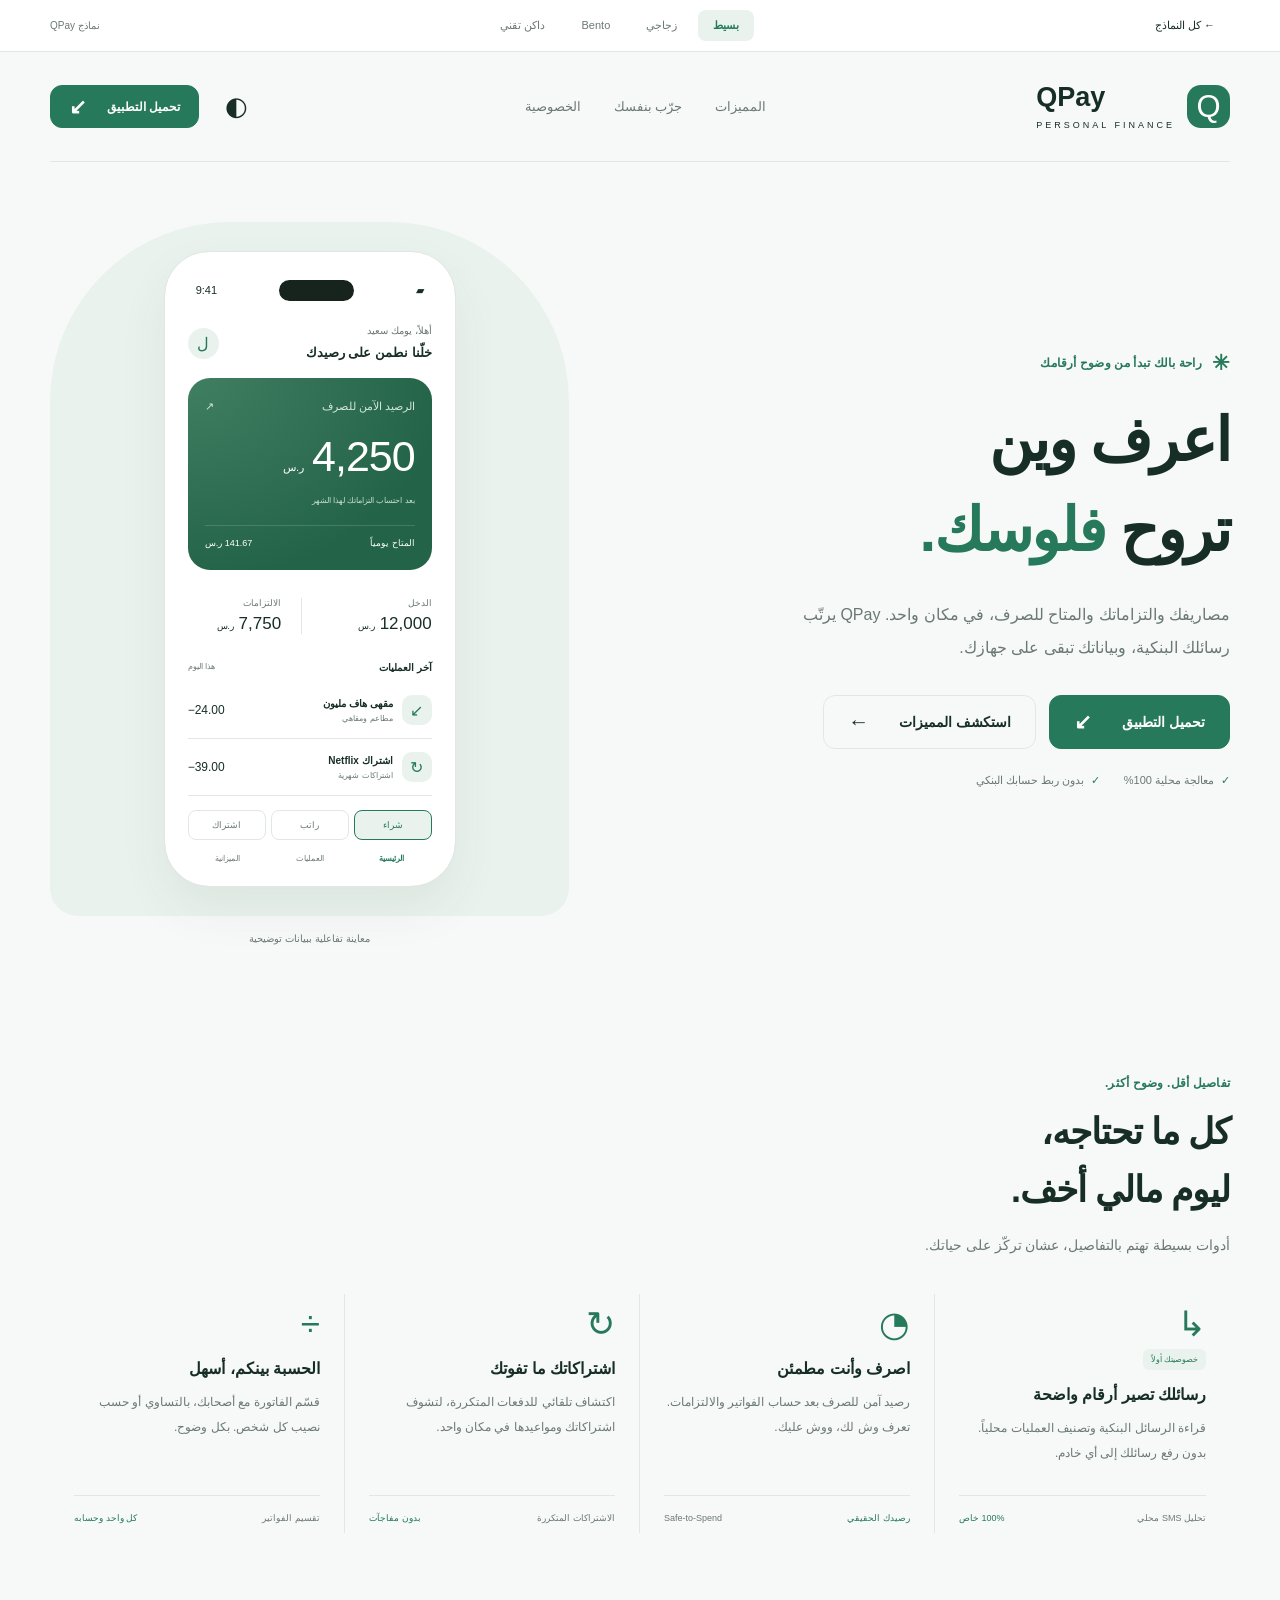
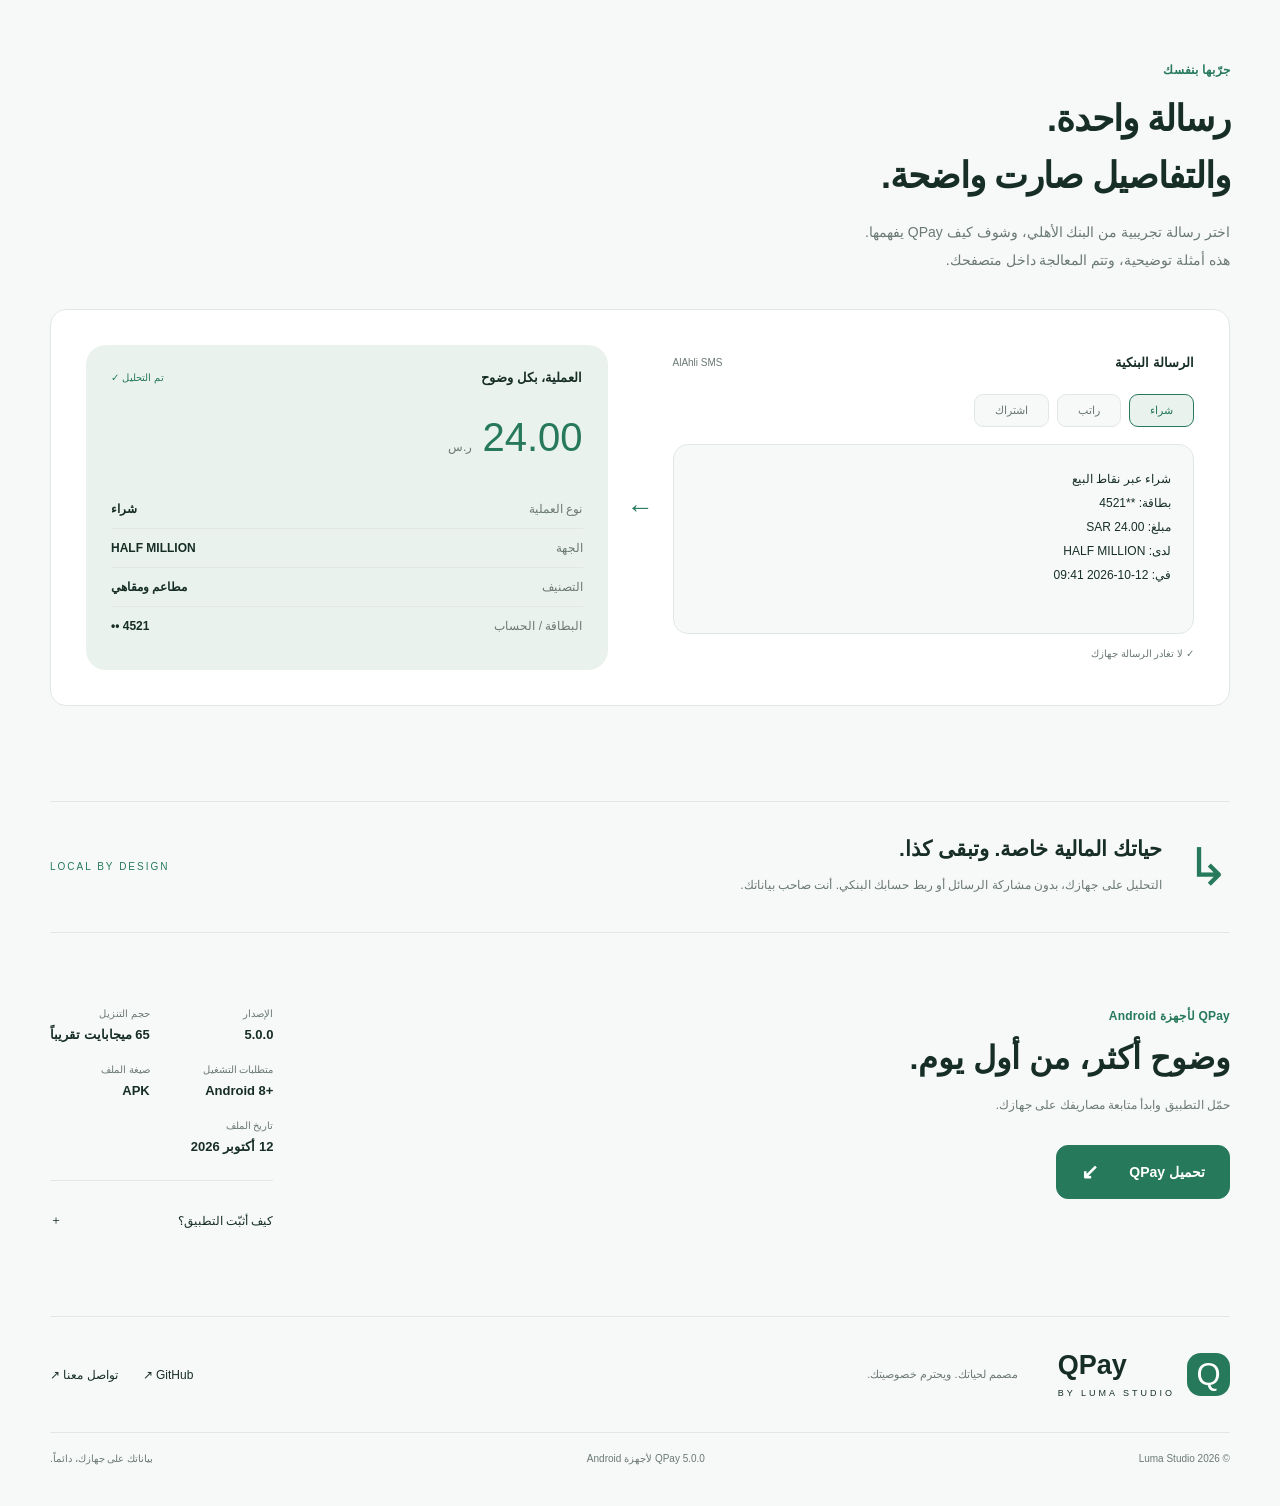
<file: minimal.html>
<!doctype html>
<html lang="ar" dir="rtl" data-design="minimal">
<head><meta charset="UTF-8"><meta name="viewport" content="width=device-width, initial-scale=1"><meta name="theme-color" content="#f7f9f8"><meta name="description" content="QPay، اعرف وين تروح فلوسك. اكتشف الرصيد الآمن للصرف وحوّل رسائلك البنكية إلى صورة واضحة لمصاريفك، على جهازك."><title>QPay | النموذج بسيط</title><script src="design-init.js"></script><link rel="stylesheet" href="styles.css"><link rel="stylesheet" href="designs.css"><script src="app.js" defer></script></head>
<body><aside class="design-switcher" aria-label="اختيار نموذج التصميم"><a class="all-models" href="models.html">← كل النماذج</a><div><a data-design-link="minimal" href="minimal.html">بسيط</a><a data-design-link="glass" href="glass.html">زجاجي</a><a data-design-link="bento" href="bento.html">Bento</a><a data-design-link="tech" href="tech.html">داكن تقني</a></div><span class="design-label">نماذج QPay</span></aside>
<a class="skip" href="#main">انتقل للمحتوى</a>
<header class="nav wrap"><a class="brand" href="#" aria-label="QPay، الرئيسية"><span class="brandmark" aria-hidden="true">Q</span><strong dir="ltr">QPay<span>PERSONAL FINANCE</span></strong></a><nav aria-label="التنقل الرئيسي"><a href="#features">المميزات</a><a href="#simulator">جرّب بنفسك</a><a href="#privacy">الخصوصية</a></nav><div class="nav-actions"><button id="theme" class="theme" aria-label="تغيير مظهر الصفحة">◐</button><a class="button small" href="QPay.apk" download="QPay.apk">تحميل التطبيق <span aria-hidden="true">↙</span></a></div></header>
<main id="main">
<section class="hero wrap"><div class="hero-copy"><div class="eyebrow"><span class="tiny-mark">✳</span> راحة بالك تبدأ من وضوح أرقامك</div><h1>اعرف وين<br> تروح <span>فلوسك.</span></h1><p>مصاريفك والتزاماتك والمتاح للصرف، في مكان واحد. QPay يرتّب رسائلك البنكية، وبياناتك تبقى على جهازك.</p><div class="hero-actions"><a class="button" href="QPay.apk" download="QPay.apk">تحميل التطبيق <span aria-hidden="true">↙</span></a><a class="button secondary" href="#features">استكشف المميزات <span aria-hidden="true">←</span></a></div><div class="trust"><span>معالجة محلية 100%</span><span>بدون ربط حسابك البنكي</span></div></div>
<div class="preview-stage"><div class="orbit orbit-one"></div><div class="orbit orbit-two"></div><div class="floating-note"><span class="note-symbol">✓</span><div>كل شيء تحت السيطرة<small>مساحة أكبر لراحة بالك</small></div></div><div class="phone" aria-label="معاينة تفاعلية ببيانات توضيحية"><div class="phone-top" dir="ltr"><span>9:41</span><div class="island"></div><span>▰</span></div><div class="app-head"><div><small>أهلاً، يومك سعيد</small><strong>خلّنا نطمن على رصيدك</strong></div><span class="avatar">ل</span></div><div class="balance"><div class="balance-label">الرصيد الآمن للصرف <span>↗</span></div><div class="amount"><b id="preview-balance">4,250</b><span>ر.س</span></div><small>بعد احتساب التزاماتك لهذا الشهر</small><div class="balance-rule"></div><div class="balance-bottom"><span>المتاح يومياً</span><strong>141.67 ر.س</strong></div></div><div class="app-totals"><div><small>الدخل</small><strong>12,000 <em>ر.س</em></strong></div><div><small>الالتزامات</small><strong>7,750 <em>ر.س</em></strong></div></div><div class="transactions-title"><strong>آخر العمليات</strong><span>هذا اليوم</span></div><div class="transaction"><span class="transaction-icon">↙</span><div><strong id="preview-merchant">مقهى هاف مليون</strong><small id="preview-category">مطاعم ومقاهي</small></div><b id="preview-amount" dir="ltr">−24.00</b></div><div class="transaction"><span class="transaction-icon">↻</span><div><strong>اشتراك Netflix</strong><small>اشتراكات شهرية</small></div><b dir="ltr">−39.00</b></div><div class="preview-controls" role="group" aria-label="جرّب عملية في المعاينة"><button data-preview-sample="purchase">شراء</button><button data-preview-sample="salary">راتب</button><button data-preview-sample="subscription">اشتراك</button></div><div class="app-bottom"><span class="current">الرئيسية</span><span>العمليات</span><span>الميزانية</span></div></div><div class="privacy-note"><span>↳</span><div>بياناتك لك وحدك<small>على جهازك. دائماً.</small></div></div><span class="preview-caption">معاينة تفاعلية ببيانات توضيحية</span></div></section>
<section class="features wrap" id="features"><div class="section-head"><div class="eyebrow">تفاصيل أقل. وضوح أكثر.</div><h2>كل ما تحتاجه،<br>ليوم مالي أخف.</h2><p>أدوات بسيطة تهتم بالتفاصيل، عشان تركّز على حياتك.</p></div><div class="feature-grid"><article class="feature-card"><span class="feature-symbol">↳</span><span class="feature-tag">خصوصيتك أولاً</span><h3>رسائلك تصير أرقام واضحة</h3><p>قراءة الرسائل البنكية وتصنيف العمليات محلياً. بدون رفع رسائلك إلى أي خادم.</p><div class="card-bottom">تحليل SMS محلي <span>100% خاص</span></div></article><article class="feature-card"><span class="feature-symbol">◔</span><h3>اصرف وأنت مطمئن</h3><p>رصيد آمن للصرف بعد حساب الفواتير والالتزامات. تعرف وش لك، ووش عليك.</p><div class="card-bottom" dir="ltr">Safe-to-Spend <span>رصيدك الحقيقي</span></div></article><article class="feature-card"><span class="feature-symbol">↻</span><h3>اشتراكاتك ما تفوتك</h3><p>اكتشاف تلقائي للدفعات المتكررة، لتشوف اشتراكاتك ومواعيدها في مكان واحد.</p><div class="card-bottom">الاشتراكات المتكررة <span>بدون مفاجآت</span></div></article><article class="feature-card"><span class="feature-symbol">÷</span><h3>الحسبة بينكم، أسهل</h3><p>قسّم الفاتورة مع أصحابك، بالتساوي أو حسب نصيب كل شخص. بكل وضوح.</p><div class="card-bottom">تقسيم الفواتير <span>كل واحد وحسابه</span></div></article></div></section>
<section id="simulator" class="sim-section wrap"><div class="section-head"><div class="eyebrow">جرّبها بنفسك</div><h2>رسالة واحدة.<br>والتفاصيل صارت واضحة.</h2><p>اختر رسالة تجريبية من البنك الأهلي، وشوف كيف QPay يفهمها.<br>هذه أمثلة توضيحية، وتتم المعالجة داخل متصفحك.</p></div><div class="simulator"><div class="sms-panel"><div class="panel-heading"><strong>الرسالة البنكية</strong><span dir="ltr">AlAhli SMS</span></div><div class="sample-tabs" role="group" aria-label="نوع الرسالة"><button data-sample="purchase" aria-pressed="true" class="selected">شراء</button><button data-sample="salary" aria-pressed="false">راتب</button><button data-sample="subscription" aria-pressed="false">اشتراك</button></div><blockquote id="sms-text"></blockquote><div class="local-status">✓ لا تغادر الرسالة جهازك</div></div><div class="parse-connector" aria-hidden="true">←</div><div class="result-panel" aria-live="polite" aria-atomic="true"><div class="panel-heading"><strong>العملية، بكل وضوح</strong><span class="success">تم التحليل ✓</span></div><div class="result-amount"><b id="result-amount"></b><span>ر.س</span></div><dl><div><dt>نوع العملية</dt><dd id="result-type"></dd></div><div><dt>الجهة</dt><dd id="result-merchant"></dd></div><div><dt>التصنيف</dt><dd id="result-category"></dd></div><div><dt>البطاقة / الحساب</dt><dd id="result-card" dir="ltr"></dd></div></dl></div></div></section>
<section id="privacy" class="privacy wrap"><span class="privacy-emblem">↳</span><div><h2>حياتك المالية خاصة. وتبقى كذا.</h2><p>التحليل على جهازك، بدون مشاركة الرسائل أو ربط حسابك البنكي. أنت صاحب بياناتك.</p></div><span class="privacy-label">LOCAL BY DESIGN</span></section>
<section id="download" class="download wrap"><div class="download-intro"><div class="eyebrow">QPay لأجهزة Android</div><h2>وضوح أكثر، من أول يوم.</h2><p>حمّل التطبيق وابدأ متابعة مصاريفك على جهازك.</p><a class="button" id="download-button" href="QPay.apk" download="QPay.apk">تحميل QPay <span aria-hidden="true">↙</span></a><p id="download-status" class="download-status" role="status"></p></div><div class="release-info"><dl class="release-meta"><div><dt>الإصدار</dt><dd><bdi>5.0.0</bdi></dd></div><div><dt>حجم التنزيل</dt><dd>65 ميجابايت تقريباً</dd></div><div><dt>متطلبات التشغيل</dt><dd><bdi>Android 8+</bdi></dd></div><div><dt>صيغة الملف</dt><dd><bdi>APK</bdi></dd></div><div><dt>تاريخ الملف</dt><dd>12 أكتوبر 2026</dd></div></dl><details class="install-guide"><summary>كيف أثبّت التطبيق؟ <span aria-hidden="true">＋</span></summary><ol><li>اضغط «تحميل QPay» وانتظر اكتمال التنزيل.</li><li>افتح ملف <bdi>QPay.apk</bdi> من تنزيلات جهاز Android.</li><li>إذا طلب Android إذن التثبيت من المتصفح أو مدير الملفات، فعّله لهذا المصدر ثم أكمل التثبيت.</li></ol><p>يمكنك إلغاء إذن التثبيت من هذا المصدر بعد الانتهاء. على الكمبيوتر، انقل الملف إلى جهاز Android أولاً.</p></details></div></section>
</main><footer class="wrap"><div class="footer-top"><a class="brand" href="#"><span class="brandmark" aria-hidden="true">Q</span><strong dir="ltr">QPay<span>BY LUMA STUDIO</span></strong></a><p>مصمم لحياتك. ويحترم خصوصيتك.</p><div class="footer-links"><button id="github-info">GitHub ↗</button><button id="contact-info">تواصل معنا ↗</button></div></div><div class="footer-bottom"><span>© 2026 Luma Studio</span><span>QPay 5.0.0 لأجهزة Android</span><span>بياناتك على جهازك، دائماً.</span></div><p id="footer-status" role="status"></p></footer>
</body></html>
</file>
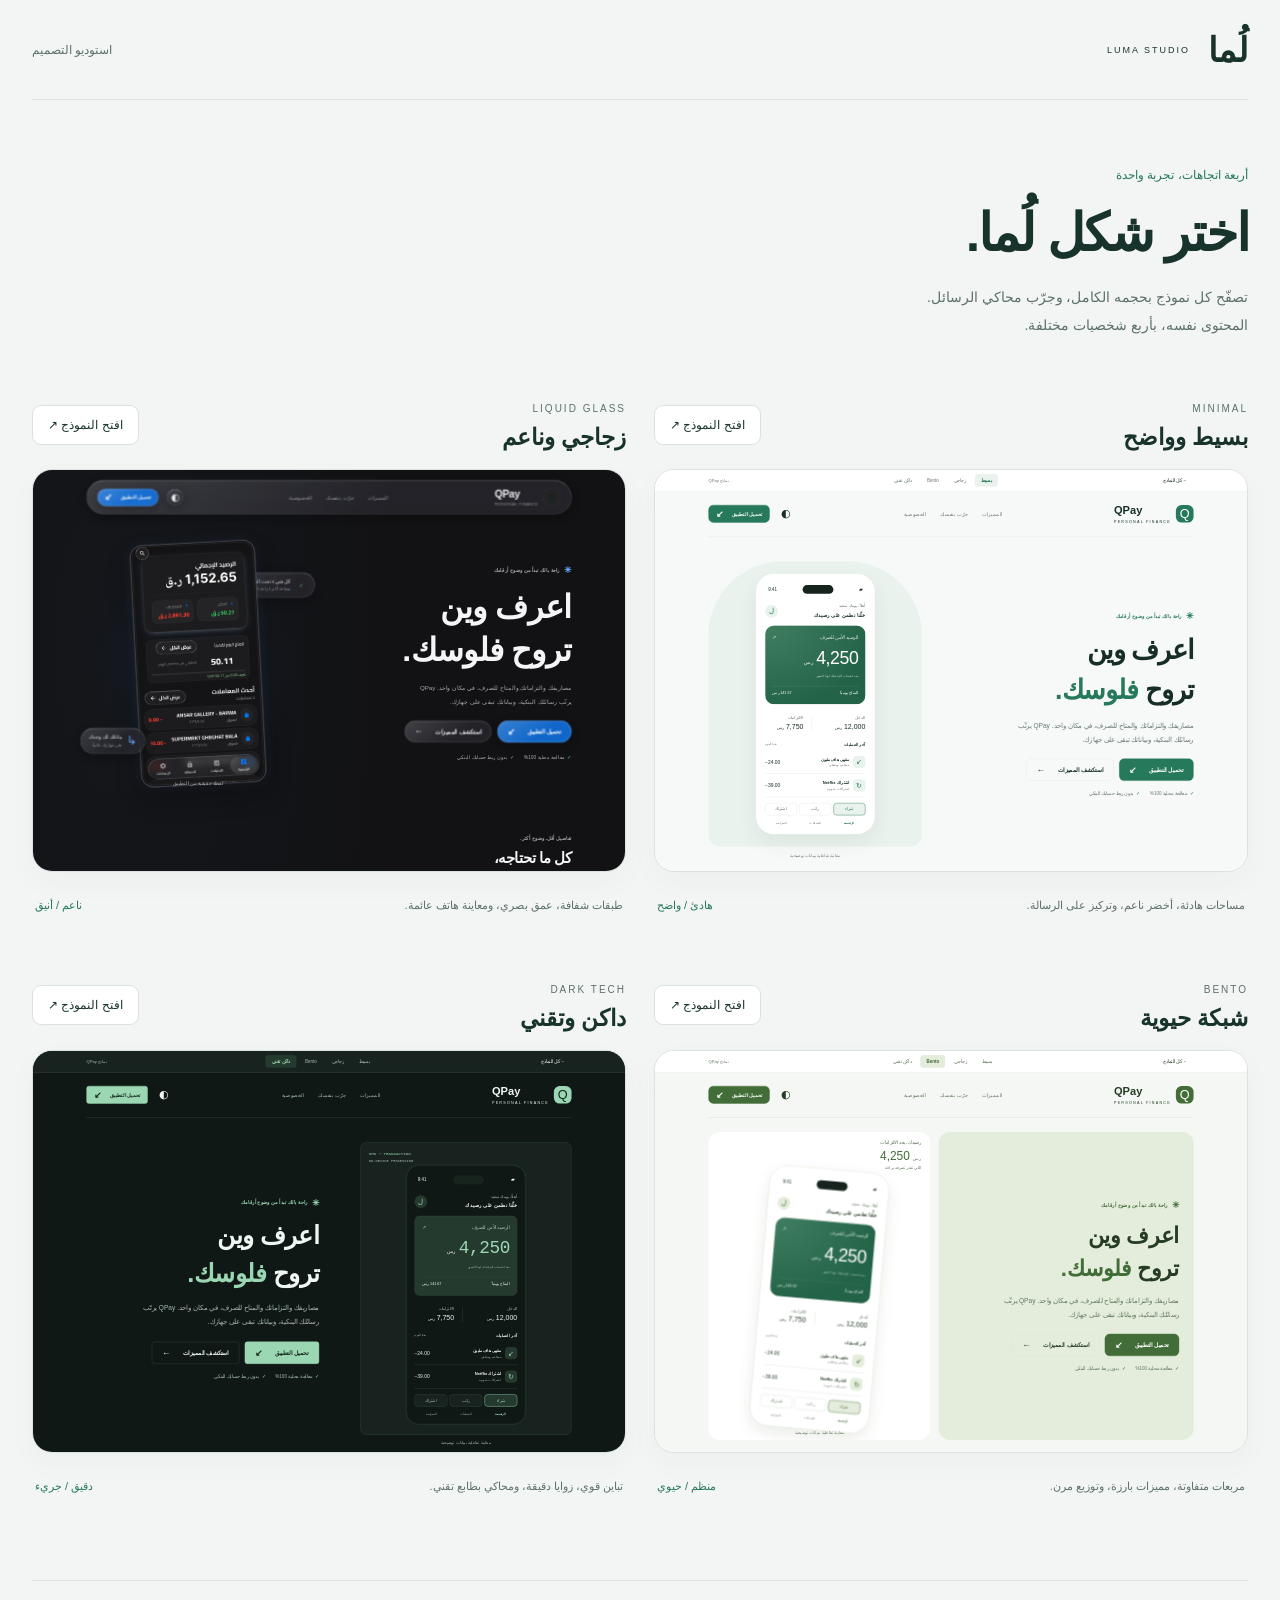
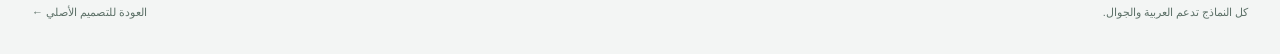
<file: models.html>
<!doctype html><html lang="ar" dir="rtl"><head><meta charset="utf-8"><meta name="viewport" content="width=device-width,initial-scale=1"><title>لُما | أربعة اتجاهات للتصميم</title><link rel="stylesheet" href="gallery.css"><script src="gallery.js" defer></script></head><body><header class="gallery-header"><a class="wordmark" href="index.html">لُما <span>LUMA STUDIO</span></a><span>استوديو التصميم</span></header><main><div class="gallery-intro"><span>أربعة اتجاهات، تجربة واحدة</span><h1>اختر شكل لُما.</h1><p>تصفّح كل نموذج بحجمه الكامل، وجرّب محاكي الرسائل.<br>المحتوى نفسه، بأربع شخصيات مختلفة.</p></div><div class="models"><article><div class="model-head"><div><span>MINIMAL</span><h2>بسيط وواضح</h2></div><a href="minimal.html">افتح النموذج ↗</a></div><a class="preview minimal" href="minimal.html" aria-label="فتح التصميم البسيط"><iframe src="minimal.html?preview=1" title="معاينة التصميم البسيط" tabindex="-1" loading="eager" inert></iframe></a><div class="model-foot"><p>مساحات هادئة، أخضر ناعم، وتركيز على الرسالة.</p><span>هادئ / واضح</span></div></article><article><div class="model-head"><div><span>LIQUID GLASS</span><h2>زجاجي وناعم</h2></div><a href="glass.html">افتح النموذج ↗</a></div><a class="preview glass" href="glass.html" aria-label="فتح التصميم الزجاجي"><iframe src="glass.html?preview=1" title="معاينة التصميم الزجاجي" tabindex="-1" loading="eager" inert></iframe></a><div class="model-foot"><p>طبقات شفافة، عمق بصري، ومعاينة هاتف عائمة.</p><span>ناعم / أنيق</span></div></article><article><div class="model-head"><div><span>BENTO</span><h2>شبكة حيوية</h2></div><a href="bento.html">افتح النموذج ↗</a></div><a class="preview bento" href="bento.html" aria-label="فتح تصميم Bento"><iframe src="bento.html?preview=1" title="معاينة تصميم Bento" tabindex="-1" loading="lazy" inert></iframe></a><div class="model-foot"><p>مربعات متفاوتة، مميزات بارزة، وتوزيع مرن.</p><span>منظم / حيوي</span></div></article><article><div class="model-head"><div><span>DARK TECH</span><h2>داكن وتقني</h2></div><a href="tech.html">افتح النموذج ↗</a></div><a class="preview tech" href="tech.html" aria-label="فتح التصميم الداكن التقني"><iframe src="tech.html?preview=1" title="معاينة التصميم الداكن التقني" tabindex="-1" loading="lazy" inert></iframe></a><div class="model-foot"><p>تباين قوي، زوايا دقيقة، ومحاكي بطابع تقني.</p><span>دقيق / جريء</span></div></article></div></main><footer><span>كل النماذج تدعم العربية والجوال.</span><a href="index.html">العودة للتصميم الأصلي ←</a></footer></body></html>
</file>
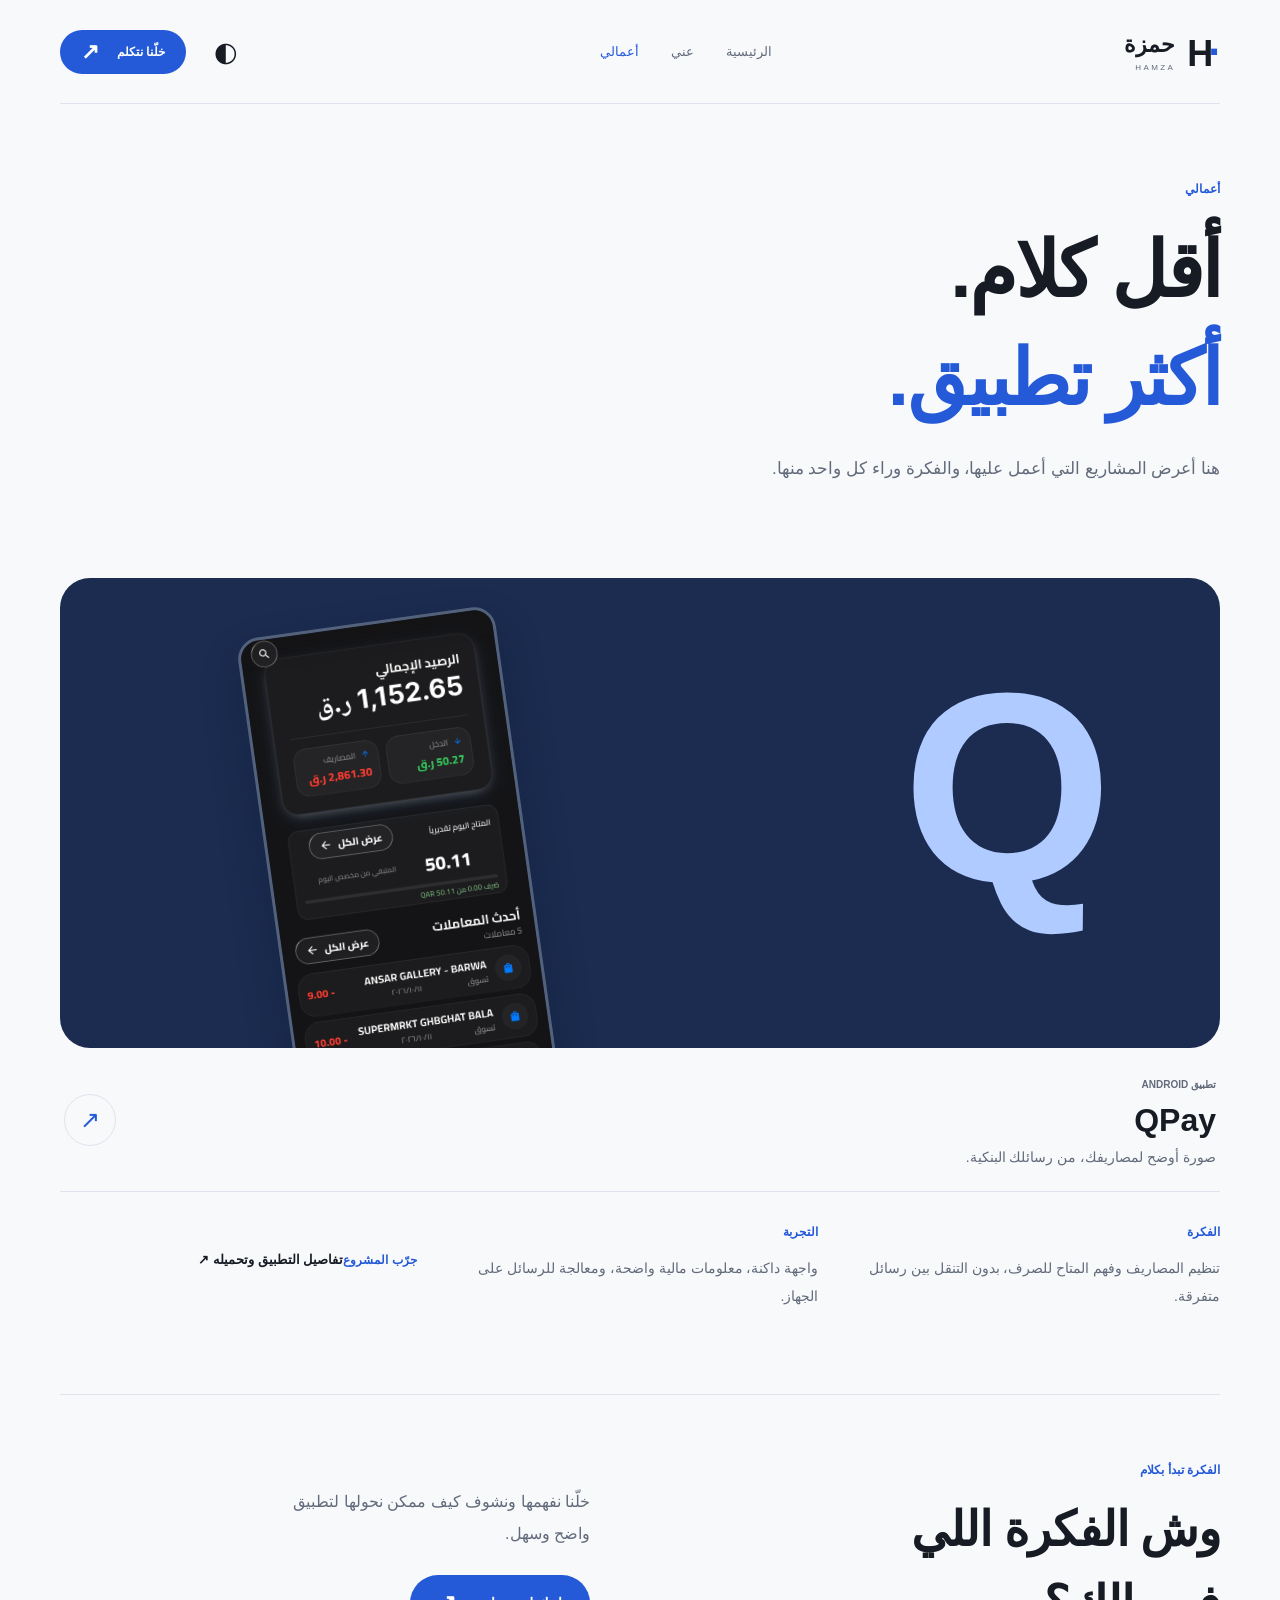
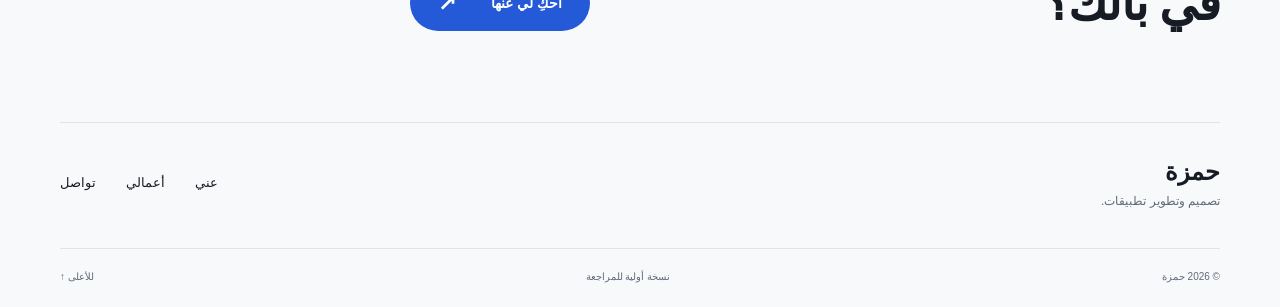
<file: projects.html>
<!doctype html><html lang="ar" dir="rtl" id="top"><head><meta charset="utf-8"><meta name="viewport" content="width=device-width,initial-scale=1"><meta name="theme-color" content="#f8f9fb"><meta name="description" content="حمزة، مطور تطبيقات. تعرّف عليّ واستكشف أعمالي ومشروع QPay."><title>أعمالي | حمزة</title><script src="personal.js" defer></script><link rel="stylesheet" href="personal.css"></head><body><a class="skip-link" href="#content">انتقل للمحتوى</a><header class="site-header shell"><a class="wordmark" href="index.html" aria-label="حمزة، الرئيسية"><span class="monogram">H<span>·</span></span><span>حمزة<small>HAMZA</small></span></a><nav aria-label="التنقل الرئيسي"><a href="index.html" >الرئيسية</a><a href="about.html" >عني</a><a href="projects.html" aria-current="page">أعمالي</a></nav><div class="header-tools"><button class="theme-toggle" aria-label="تغيير المظهر">◐</button><a class="pill small" href="contact.html">خلّنا نتكلم <span aria-hidden="true">↗</span></a></div></header><main id="content"><section class="page-intro shell"><span class="overline">أعمالي</span><h1>أقل كلام.<br><span>أكثر تطبيق.</span></h1><p>هنا أعرض المشاريع التي أعمل عليها، والفكرة وراء كل واحد منها.</p></section><section class="work-section shell projects-page"><article class="project-card"><a class="project-visual" href="qpay.html" aria-label="استكشف مشروع QPay"><span class="project-letter" aria-hidden="true">Q</span><img src="app-screenshot.jpg" width="1080" height="2109" loading="lazy" alt="واجهة تطبيق QPay الفعلية للرصيد والمصاريف"></a><div class="project-caption"><div><span class="overline">تطبيق ANDROID</span><h3><a href="qpay.html">QPay</a></h3><p>صورة أوضح لمصاريفك، من رسائلك البنكية.</p></div><a class="round-link" href="qpay.html" aria-label="تفاصيل مشروع QPay">↗</a></div></article><div class="project-details"><div><span class="overline">الفكرة</span><p>تنظيم المصاريف وفهم المتاح للصرف، بدون التنقل بين رسائل متفرقة.</p></div><div><span class="overline">التجربة</span><p>واجهة داكنة، معلومات مالية واضحة، ومعالجة للرسائل على الجهاز.</p></div><div><span class="overline">جرّب المشروع</span><a class="text-link" href="qpay.html">تفاصيل التطبيق وتحميله ↗</a></div></div></section><section class="contact-band shell"><div><span class="overline">الفكرة تبدأ بكلام</span><h2>وش الفكرة اللي<br>في بالك؟</h2></div><div><p>خلّنا نفهمها ونشوف كيف ممكن نحولها لتطبيق واضح وسهل.</p><a class="pill" href="contact.html">احكِ لي عنها <span aria-hidden="true">↗</span></a></div></section></main><footer class="site-footer shell"><a class="footer-name" href="index.html">حمزة<span>تصميم وتطوير تطبيقات.</span></a><nav aria-label="روابط الفوتر"><a href="about.html">عني</a><a href="projects.html">أعمالي</a><a href="contact.html">تواصل</a></nav><div class="footer-meta"><span>© 2026 حمزة</span><span>نسخة أولية للمراجعة</span><a href="#top">للأعلى ↑</a></div></footer></body></html>
</file>
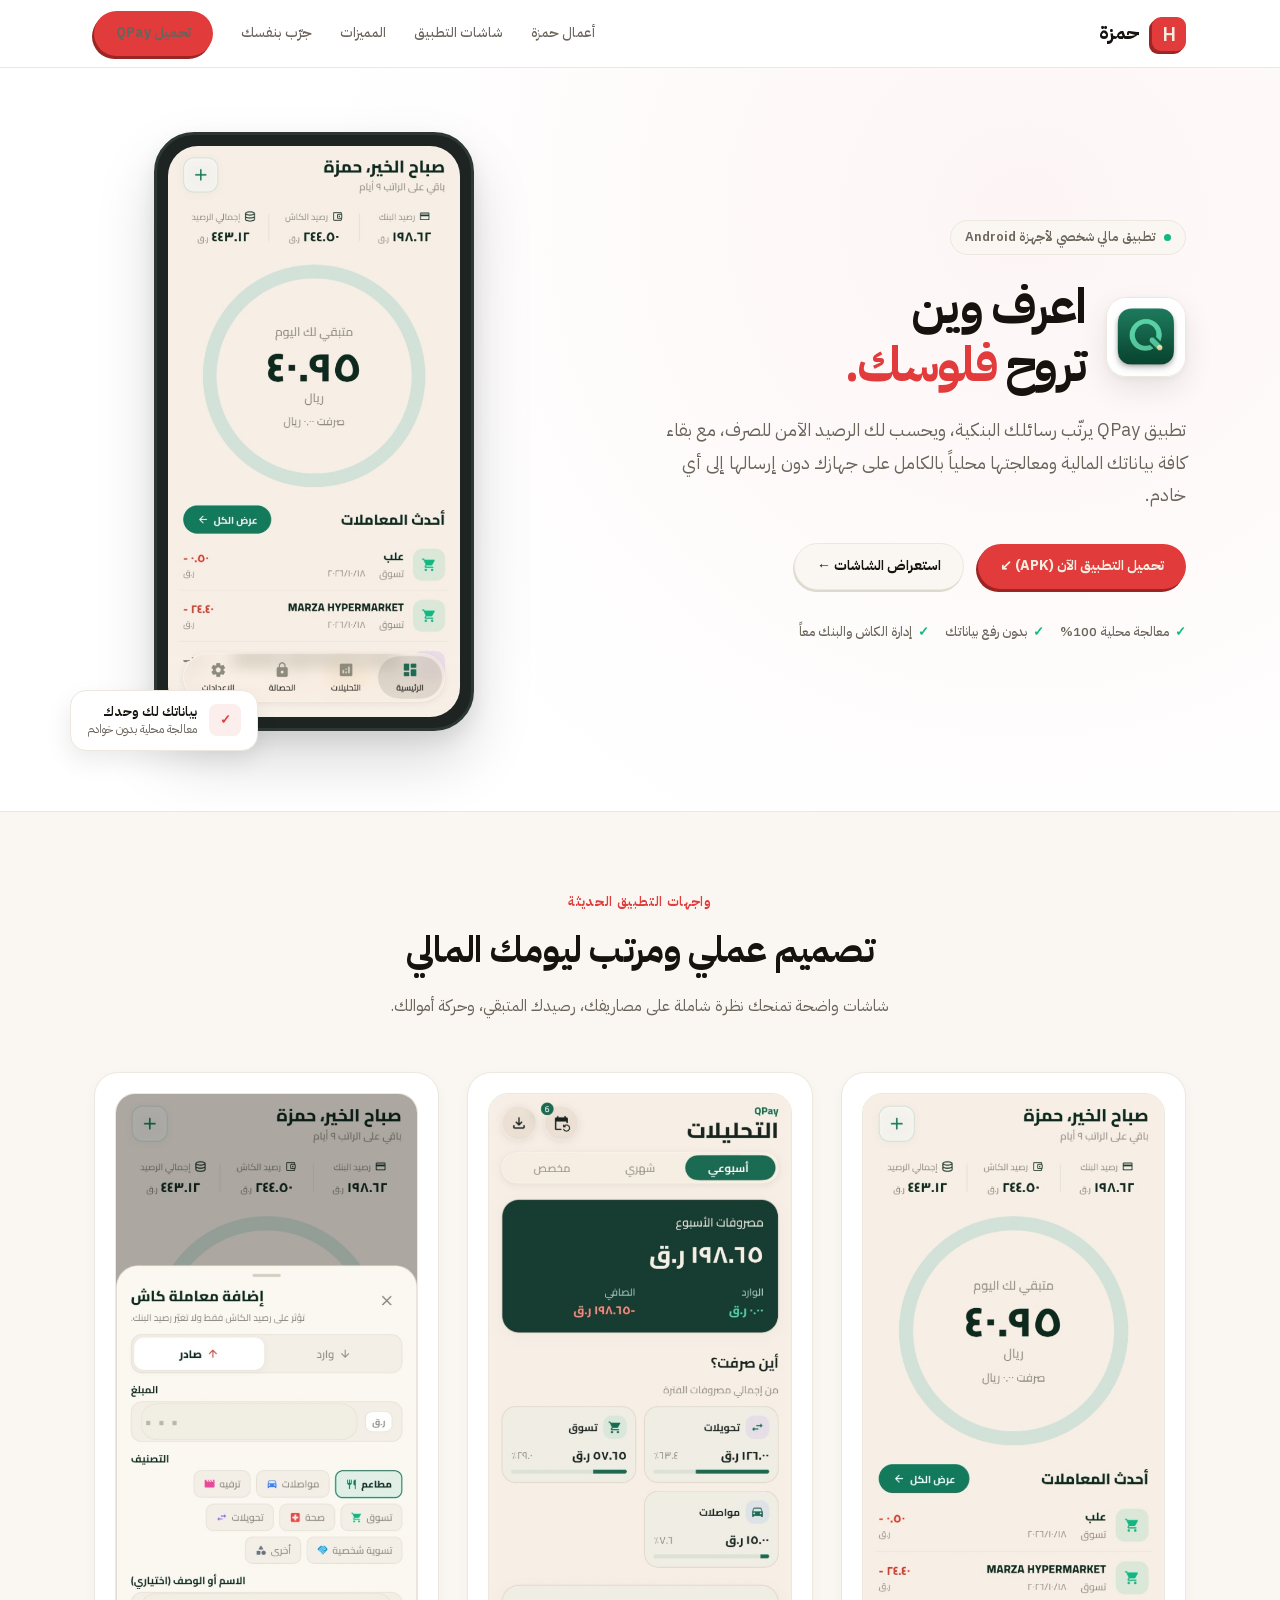
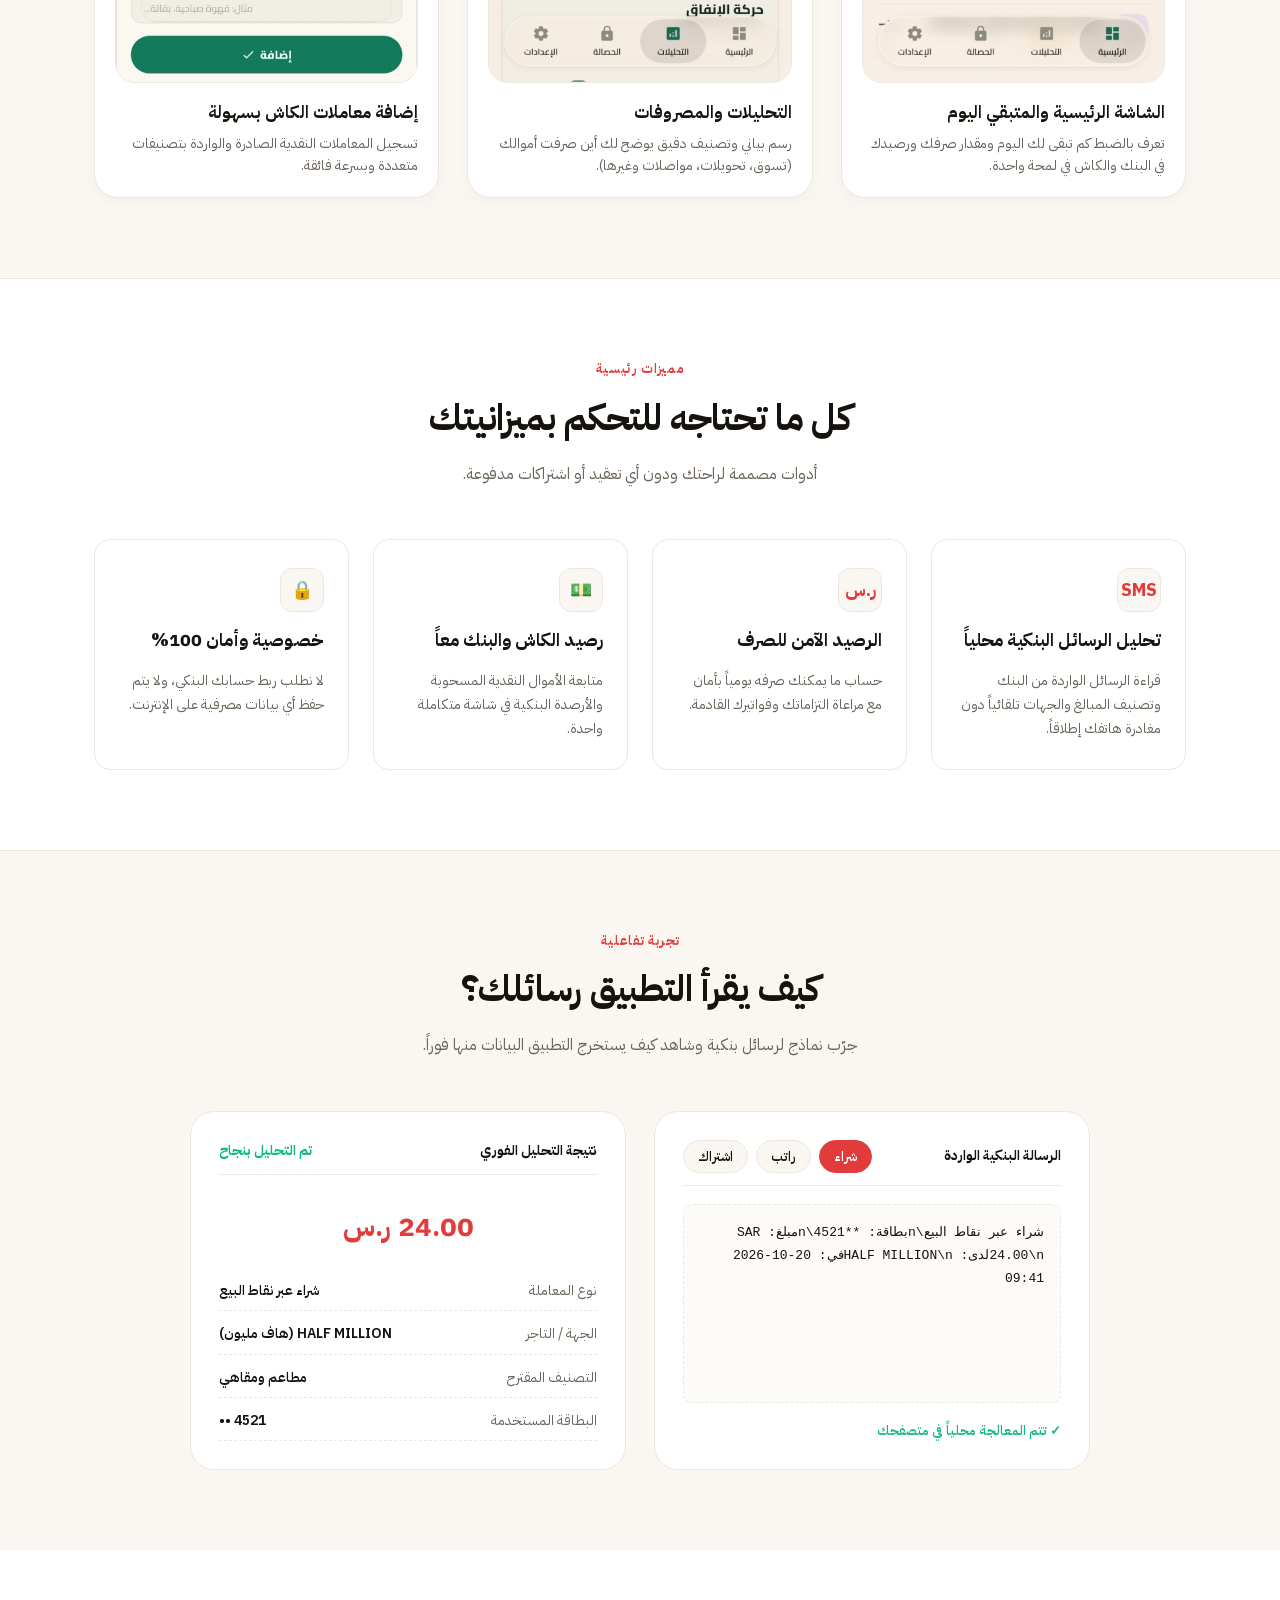
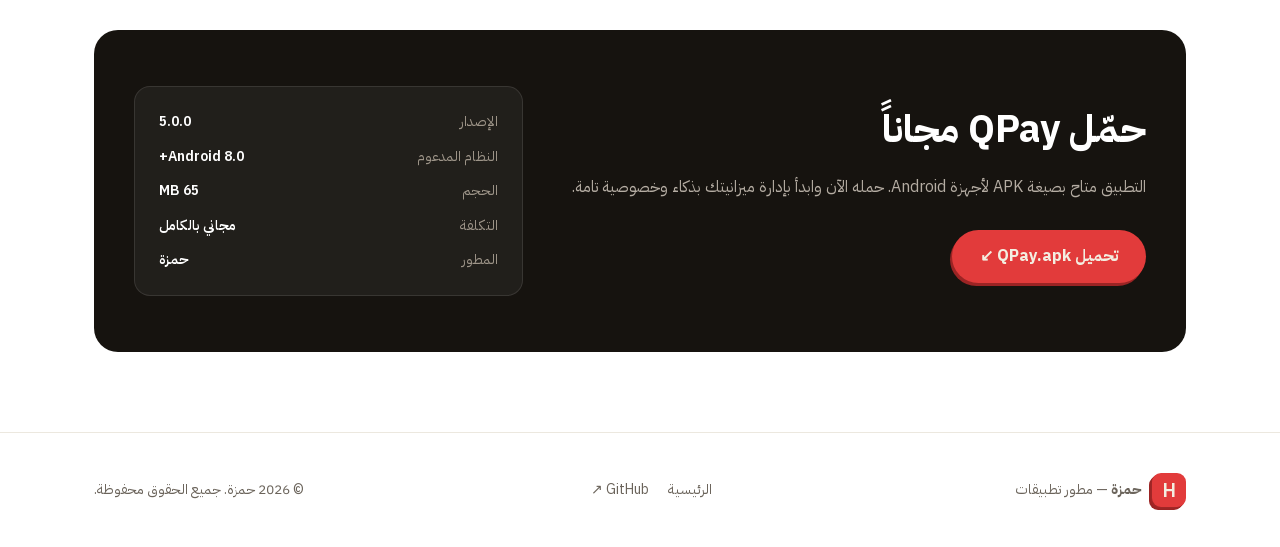
<file: qpay.html>
<!DOCTYPE html>
<html lang="ar" dir="rtl">
<head>
  <meta charset="UTF-8">
  <meta name="viewport" content="width=device-width, initial-scale=1.0">
  <meta name="theme-color" content="#ffffff">
  <title>QPay | اعرف وين تروح فلوسك - حمزة</title>
  <meta name="description" content="تطبيق QPay لإدارة المصاريف الشخصية والتحليل المحلي التلقائي للرسائل البنكية دون رفع بياناتك. طوره حمزة.">
  <link rel="stylesheet" href="/assets/fonts.css">
  <link rel="stylesheet" href="/theme.css">
  <style>
    :root {
      --primary: #e23b3b;
      --primary-hover: #c92f2f;
      --primary-subtle: #fbeeed;
      --primary-shadow: -2px 3px #9b2424;
      --text: #16130f;
      --text-muted: #6b645b;
      --bg: #ffffff;
      --bg-warm: #faf7f2;
      --border: #ece8df;
      --card-bg: #ffffff;
      --radius-sm: 10px;
      --radius-md: 16px;
      --radius-lg: 24px;
      --font-body: 'IBM Plex Sans Arabic', -apple-system, BlinkMacSystemFont, sans-serif;
      --font-display: 'Space Grotesk', 'IBM Plex Sans Arabic', sans-serif;
    }

    * {
      box-sizing: border-box;
      margin: 0;
      padding: 0;
    }

    body {
      direction: rtl;
      font-family: var(--font-body);
      color: var(--text);
      background: var(--bg);
      line-height: 1.6;
      -webkit-font-smoothing: antialiased;
      overflow-x: hidden;
    }

    a {
      color: var(--primary);
      text-decoration: none;
      transition: color 0.2s;
    }

    /* Top Nav */
    .site-nav {
      position: sticky;
      top: 0;
      z-index: 50;
      background: rgba(255, 255, 255, 0.94);
      backdrop-filter: blur(12px);
      -webkit-backdrop-filter: blur(12px);
      border-bottom: 1px solid var(--border);
      height: 68px;
    }

    .container {
      max-width: 1140px;
      margin: 0 auto;
      padding: 0 24px;
    }

    .nav-inner {
      display: flex;
      align-items: center;
      justify-content: space-between;
      height: 100%;
      gap: 16px;
    }

    .brand {
      display: flex;
      align-items: center;
      gap: 12px;
      color: var(--text);
      font-weight: 700;
    }

    .brand-mark {
      width: 34px;
      height: 34px;
      border-radius: 9px;
      background: var(--primary);
      box-shadow: -1px 1px #a22626, -2px 2px #9e2525, -3px 3px #9b2424;
      display: grid;
      place-items: center;
      color: #f3eee1;
      font-family: var(--font-display);
      font-size: 20px;
      font-weight: 700;
      line-height: 1;
      user-select: none;
    }

    .brand strong {
      font-family: var(--font-display);
      font-size: 19px;
      letter-spacing: -0.02em;
    }

    .nav-links {
      display: flex;
      align-items: center;
      gap: clamp(14px, 2.5vw, 28px);
      font-size: 14px;
      font-weight: 500;
    }

    .nav-links a {
      color: var(--text-muted);
    }

    .nav-links a:hover {
      color: var(--primary);
    }

    .btn {
      display: inline-flex;
      align-items: center;
      justify-content: center;
      gap: 8px;
      background: var(--primary);
      color: #f3eee1;
      font-family: var(--font-body);
      font-weight: 700;
      font-size: 14px;
      padding: 11px 22px;
      border-radius: 999px;
      box-shadow: var(--primary-shadow);
      border: none;
      cursor: pointer;
      text-decoration: none;
      transition: background-color 0.15s, transform 0.1s;
    }

    .btn:hover {
      background: var(--primary-hover);
      color: #fff;
    }

    .btn:active {
      transform: translateY(1px);
    }

    .btn-secondary {
      background: var(--bg-warm);
      color: var(--text);
      border: 1px solid var(--border);
      box-shadow: -1px 2px #ded9ce;
    }

    .btn-secondary:hover {
      background: #f1ede3;
      color: var(--text);
    }

    /* Hero Section */
    .hero-section {
      padding: 64px 0 80px;
      position: relative;
      background: radial-gradient(circle at 80% 20%, rgba(226, 59, 59, 0.05) 0%, transparent 60%);
    }

    .hero-grid {
      display: grid;
      grid-template-columns: 1.15fr 0.85fr;
      align-items: center;
      gap: 56px;
    }

    .app-badge {
      display: inline-flex;
      align-items: center;
      gap: 8px;
      padding: 6px 14px;
      background: var(--bg-warm);
      border: 1px solid var(--border);
      border-radius: 999px;
      font-size: 13px;
      font-weight: 600;
      color: var(--text-muted);
      margin-bottom: 24px;
    }

    .app-badge .dot {
      width: 7px;
      height: 7px;
      background: #10b981;
      border-radius: 50%;
    }

    .hero-title-group {
      display: flex;
      align-items: center;
      gap: 20px;
      margin-bottom: 20px;
    }

    .app-logo-large {
      width: 80px;
      height: 80px;
      border-radius: 20px;
      box-shadow: 0 12px 30px rgba(0, 0, 0, 0.09), 0 2px 6px rgba(0, 0, 0, 0.04);
      flex-shrink: 0;
      border: 1px solid var(--border);
      object-fit: cover;
    }

    .hero-text h1 {
      font-size: clamp(34px, 4.5vw, 48px);
      line-height: 1.2;
      font-weight: 800;
      letter-spacing: -0.03em;
    }

    .hero-text h1 span {
      color: var(--primary);
    }

    .hero-desc {
      font-size: 18px;
      color: var(--text-muted);
      line-height: 1.8;
      margin: 20px 0 32px;
      max-width: 540px;
    }

    .hero-actions {
      display: flex;
      flex-wrap: wrap;
      align-items: center;
      gap: 14px;
      margin-bottom: 32px;
    }

    .trust-badges {
      display: flex;
      flex-wrap: wrap;
      gap: 16px;
      font-size: 13px;
      color: var(--text-muted);
      font-weight: 500;
    }

    .trust-badges span {
      display: inline-flex;
      align-items: center;
      gap: 6px;
    }

    .trust-badges span::before {
      content: "✓";
      color: #10b981;
      font-weight: bold;
    }

    /* Hero Screenshot Mockup */
    .hero-visual {
      position: relative;
      display: flex;
      justify-content: center;
    }

    .phone-mockup {
      width: 100%;
      max-width: 320px;
      background: #1e2422;
      border-radius: 40px;
      padding: 11px;
      box-shadow: 0 30px 60px rgba(0, 0, 0, 0.15), 0 10px 20px rgba(0, 0, 0, 0.08);
      position: relative;
      border: 3px solid #2d3834;
    }

    .phone-inner {
      border-radius: 30px;
      overflow: hidden;
      background: #faf7f2;
      line-height: 0;
    }

    .phone-inner img {
      width: 100%;
      height: auto;
      display: block;
    }

    .floating-card {
      position: absolute;
      background: #ffffff;
      border: 1px solid var(--border);
      border-radius: var(--radius-md);
      padding: 12px 16px;
      box-shadow: -2px 10px 24px rgba(0, 0, 0, 0.08);
      display: flex;
      align-items: center;
      gap: 12px;
      font-size: 13px;
      line-height: 1.4;
      z-index: 2;
    }

    .floating-card-1 {
      bottom: -20px;
      left: -24px;
    }

    .floating-card .icon-box {
      width: 32px;
      height: 32px;
      border-radius: 8px;
      background: var(--primary-subtle);
      color: var(--primary);
      display: grid;
      place-items: center;
      font-weight: bold;
    }

    /* Screenshots Gallery Section */
    .gallery-section {
      padding: 80px 0;
      background: var(--bg-warm);
      border-top: 1px solid var(--border);
      border-bottom: 1px solid var(--border);
    }

    .section-header {
      text-align: center;
      max-width: 640px;
      margin: 0 auto 52px;
    }

    .section-header .eyebrow {
      font-size: 13px;
      font-weight: 700;
      color: var(--primary);
      text-transform: uppercase;
      letter-spacing: 0.05em;
      margin-bottom: 10px;
    }

    .section-header h2 {
      font-size: clamp(26px, 3.5vw, 36px);
      font-weight: 800;
      letter-spacing: -0.02em;
      margin-bottom: 14px;
    }

    .section-header p {
      font-size: 16px;
      color: var(--text-muted);
    }

    .screens-grid {
      display: grid;
      grid-template-columns: repeat(3, 1fr);
      gap: 28px;
    }

    .screen-card {
      background: var(--card-bg);
      border: 1px solid var(--border);
      border-radius: var(--radius-lg);
      padding: 20px;
      display: flex;
      flex-direction: column;
      gap: 16px;
      box-shadow: 0 4px 14px rgba(0, 0, 0, 0.03);
      transition: transform 0.2s, box-shadow 0.2s;
    }

    .screen-card:hover {
      transform: translateY(-4px);
      box-shadow: 0 12px 28px rgba(0, 0, 0, 0.06);
    }

    .screen-card-img-wrap {
      border-radius: 20px;
      overflow: hidden;
      background: #f0ece3;
      border: 1px solid var(--border);
      line-height: 0;
    }

    .screen-card-img-wrap img {
      width: 100%;
      height: auto;
      display: block;
      transition: transform 0.3s;
    }

    .screen-card:hover .screen-card-img-wrap img {
      transform: scale(1.02);
    }

    .screen-card-info h3 {
      font-size: 17px;
      font-weight: 700;
      margin-bottom: 6px;
    }

    .screen-card-info p {
      font-size: 14px;
      color: var(--text-muted);
      line-height: 1.6;
    }

    /* Features Grid */
    .features-section {
      padding: 80px 0;
    }

    .features-grid {
      display: grid;
      grid-template-columns: repeat(auto-fit, minmax(250px, 1fr));
      gap: 24px;
    }

    .feature-card {
      background: var(--card-bg);
      border: 1px solid var(--border);
      border-radius: var(--radius-md);
      padding: 28px 24px;
      display: flex;
      flex-direction: column;
      gap: 14px;
      transition: border-color 0.2s;
    }

    .feature-card:hover {
      border-color: #d1cabe;
    }

    .feature-icon-badge {
      width: 44px;
      height: 44px;
      border-radius: 12px;
      background: var(--bg-warm);
      border: 1px solid var(--border);
      display: grid;
      place-items: center;
      font-size: 18px;
      font-weight: 700;
      color: var(--primary);
    }

    .feature-card h3 {
      font-size: 18px;
      font-weight: 700;
    }

    .feature-card p {
      font-size: 14px;
      color: var(--text-muted);
      line-height: 1.7;
    }

    /* Simulator Section */
    .simulator-section {
      padding: 80px 0;
      background: var(--bg-warm);
      border-top: 1px solid var(--border);
    }

    .sim-container {
      display: grid;
      grid-template-columns: 1fr 1fr;
      gap: 28px;
      align-items: stretch;
      max-width: 900px;
      margin: 0 auto;
    }

    .sim-panel {
      background: var(--card-bg);
      border: 1px solid var(--border);
      border-radius: var(--radius-lg);
      padding: 28px;
      display: flex;
      flex-direction: column;
      gap: 18px;
    }

    .sim-header {
      display: flex;
      justify-content: space-between;
      align-items: center;
      font-size: 14px;
      font-weight: 700;
      border-bottom: 1px solid var(--border);
      padding-bottom: 12px;
    }

    .sim-tabs {
      display: flex;
      gap: 8px;
    }

    .sim-tab {
      padding: 6px 14px;
      background: var(--bg-warm);
      border: 1px solid var(--border);
      border-radius: 999px;
      font-size: 13px;
      font-weight: 600;
      cursor: pointer;
      font-family: inherit;
      color: var(--text);
    }

    .sim-tab.active {
      background: var(--primary);
      color: #fff;
      border-color: var(--primary);
    }

    .sim-quote {
      background: #fcfbf9;
      border: 1px dashed var(--border);
      border-radius: var(--radius-sm);
      padding: 16px;
      font-size: 13px;
      line-height: 1.8;
      white-space: pre-line;
      flex-grow: 1;
      font-family: monospace;
    }

    .sim-result-list {
      display: flex;
      flex-direction: column;
      gap: 12px;
      flex-grow: 1;
    }

    .sim-result-item {
      display: flex;
      justify-content: space-between;
      align-items: center;
      font-size: 14px;
      padding-bottom: 8px;
      border-bottom: 1px dashed var(--border);
    }

    .sim-result-item dt {
      color: var(--text-muted);
    }

    .sim-result-item dd {
      font-weight: 600;
    }

    .sim-amount {
      font-size: 28px;
      font-weight: 800;
      color: var(--primary);
      text-align: center;
      padding: 12px 0;
    }

    /* Download Box */
    .download-section {
      padding: 80px 0;
    }

    .download-card {
      background: #16130f;
      color: #f3eee1;
      border-radius: var(--radius-lg);
      padding: 56px 40px;
      display: grid;
      grid-template-columns: 1.2fr 0.8fr;
      gap: 40px;
      align-items: center;
    }

    .download-info h2 {
      font-size: clamp(28px, 4vw, 38px);
      font-weight: 800;
      margin-bottom: 14px;
      color: #ffffff;
    }

    .download-info p {
      color: #b5ada3;
      font-size: 16px;
      line-height: 1.7;
      margin-bottom: 28px;
    }

    .specs-list {
      background: rgba(255, 255, 255, 0.05);
      border: 1px solid rgba(255, 255, 255, 0.1);
      border-radius: var(--radius-md);
      padding: 24px;
      display: flex;
      flex-direction: column;
      gap: 12px;
    }

    .specs-row {
      display: flex;
      justify-content: space-between;
      font-size: 14px;
    }

    .specs-row span:first-child {
      color: #9e9589;
    }

    .specs-row span:last-child {
      font-weight: 600;
      color: #ffffff;
    }

    /* Footer */
    .site-footer {
      border-top: 1px solid var(--border);
      padding: 40px 0;
      background: var(--bg);
    }

    .footer-inner {
      display: flex;
      justify-content: space-between;
      align-items: center;
      flex-wrap: wrap;
      gap: 20px;
      font-size: 14px;
      color: var(--text-muted);
    }

    .footer-brand {
      display: flex;
      align-items: center;
      gap: 10px;
    }

    .footer-links a {
      color: var(--text-muted);
      margin-right: 16px;
    }

    .footer-links a:hover {
      color: var(--primary);
    }

    @media (max-width: 860px) {
      .hero-grid {
        grid-template-columns: 1fr;
        gap: 40px;
      }
      .screens-grid {
        grid-template-columns: 1fr;
        max-width: 420px;
        margin: 0 auto;
      }
      .sim-container {
        grid-template-columns: 1fr;
      }
      .download-card {
        grid-template-columns: 1fr;
        padding: 36px 24px;
      }
    }
  </style>
</head>
<body>

  <!-- Header matching the personal site -->
  <header class="site-nav">
    <div class="container nav-inner">
      <a href="/" class="brand" aria-label="حمزة، الصفحة الرئيسية">
        <span class="brand-mark" aria-hidden="true">H</span>
        <strong>حمزة</strong>
      </a>
      <nav class="nav-links" aria-label="التنقل الرئيسي">
        <a href="/">أعمال حمزة</a>
        <a href="#screens">شاشات التطبيق</a>
        <a href="#features">المميزات</a>
        <a href="#simulator">جرّب بنفسك</a>
        <a href="#download" class="btn">تحميل QPay</a>
      </nav>
    </div>
  </header>

  <main>
    <!-- Hero Section -->
    <section class="hero-section">
      <div class="container hero-grid">
        <div class="hero-text">
          <div class="app-badge">
            <span class="dot"></span>
            <span>تطبيق مالي شخصي لأجهزة Android</span>
          </div>
          <div class="hero-title-group">
            <img src="/assets/qpay-icon.png" alt="لوجو تطبيق QPay الجديد" class="app-logo-large">
            <div>
              <h1>اعرف وين<br>تروح <span>فلوسك.</span></h1>
            </div>
          </div>
          <p class="hero-desc">
            تطبيق QPay يرتّب رسائلك البنكية، ويحسب لك الرصيد الآمن للصرف، مع بقاء كافة بياناتك المالية ومعالجتها محلياً بالكامل على جهازك دون إرسالها إلى أي خادم.
          </p>
          <div class="hero-actions">
            <a href="QPay.apk" class="btn" download="QPay.apk">تحميل التطبيق الآن (APK) ↙</a>
            <a href="#screens" class="btn btn-secondary">استعراض الشاشات ←</a>
          </div>
          <div class="trust-badges">
            <span>معالجة محلية 100%</span>
            <span>بدون رفع بياناتك</span>
            <span>إدارة الكاش والبنك معاً</span>
          </div>
        </div>

        <div class="hero-visual">
          <div class="phone-mockup">
            <div class="phone-inner">
              <img src="/assets/qpay-screen-home.jpg" alt="لقطة حقيقية من شاشة تطبيق QPay الرئيسية" fetchpriority="high">
            </div>
          </div>
          <div class="floating-card floating-card-1">
            <div class="icon-box">✓</div>
            <div>
              <strong>بياناتك لك وحدك</strong>
              <div style="color: var(--text-muted); font-size: 12px;">معالجة محلية بدون خوادم</div>
            </div>
          </div>
        </div>
      </div>
    </section>

    <!-- App Screenshots Gallery -->
    <section class="gallery-section" id="screens">
      <div class="container">
        <div class="section-header">
          <div class="eyebrow">واجهات التطبيق الحديثة</div>
          <h2>تصميم عملي ومرتب ليومك المالي</h2>
          <p>شاشات واضحة تمنحك نظرة شاملة على مصاريفك، رصيدك المتبقي، وحركة أموالك.</p>
        </div>

        <div class="screens-grid">
          <!-- Screen 1 -->
          <div class="screen-card">
            <div class="screen-card-img-wrap">
              <img src="/assets/qpay-screen-home.jpg" alt="الشاشة الرئيسية - المتبقي اليوم وأحدث المعاملات">
            </div>
            <div class="screen-card-info">
              <h3>الشاشة الرئيسية والمتبقي اليوم</h3>
              <p>تعرف بالضبط كم تبقى لك اليوم ومقدار صرفك ورصيدك في البنك والكاش في لمحة واحدة.</p>
            </div>
          </div>

          <!-- Screen 2 -->
          <div class="screen-card">
            <div class="screen-card-img-wrap">
              <img src="/assets/qpay-screen-analytics.jpg" alt="شاشة التحليلات ومصروفات الأسبوع">
            </div>
            <div class="screen-card-info">
              <h3>التحليلات والمصروفات</h3>
              <p>رسم بياني وتصنيف دقيق يوضح لك أين صرفت أموالك (تسوق، تحويلات، مواصلات وغيرها).</p>
            </div>
          </div>

          <!-- Screen 3 -->
          <div class="screen-card">
            <div class="screen-card-img-wrap">
              <img src="/assets/qpay-screen-modal.jpg" alt="شاشة إضافة معاملة كاش وتصنيفها">
            </div>
            <div class="screen-card-info">
              <h3>إضافة معاملات الكاش بسهولة</h3>
              <p>تسجيل المعاملات النقدية الصادرة والواردة بتصنيفات متعددة وبسرعة فائقة.</p>
            </div>
          </div>
        </div>
      </div>
    </section>

    <!-- Features -->
    <section class="features-section" id="features">
      <div class="container">
        <div class="section-header">
          <div class="eyebrow">مميزات رئيسية</div>
          <h2>كل ما تحتاجه للتحكم بميزانيتك</h2>
          <p>أدوات مصممة لراحتك ودون أي تعقيد أو اشتراكات مدفوعة.</p>
        </div>

        <div class="features-grid">
          <div class="feature-card">
            <div class="feature-icon-badge">SMS</div>
            <h3>تحليل الرسائل البنكية محلياً</h3>
            <p>قراءة الرسائل الواردة من البنك وتصنيف المبالغ والجهات تلقائياً دون مغادرة هاتفك إطلاقاً.</p>
          </div>

          <div class="feature-card">
            <div class="feature-icon-badge">ر.س</div>
            <h3>الرصيد الآمن للصرف</h3>
            <p>حساب ما يمكنك صرفه يومياً بأمان مع مراعاة التزاماتك وفواتيرك القادمة.</p>
          </div>

          <div class="feature-card">
            <div class="feature-icon-badge">💵</div>
            <h3>رصيد الكاش والبنك معاً</h3>
            <p>متابعة الأموال النقدية المسحوبة والأرصدة البنكية في شاشة متكاملة واحدة.</p>
          </div>

          <div class="feature-card">
            <div class="feature-icon-badge">🔒</div>
            <h3>خصوصية وأمان 100%</h3>
            <p>لا نطلب ربط حسابك البنكي، ولا يتم حفظ أي بيانات مصرفية على الإنترنت.</p>
          </div>
        </div>
      </div>
    </section>

    <!-- Live Interactive Simulator -->
    <section class="simulator-section" id="simulator">
      <div class="container">
        <div class="section-header">
          <div class="eyebrow">تجربة تفاعلية</div>
          <h2>كيف يقرأ التطبيق رسائلك؟</h2>
          <p>جرّب نماذج لرسائل بنكية وشاهد كيف يستخرج التطبيق البيانات منها فوراً.</p>
        </div>

        <div class="sim-container">
          <div class="sim-panel">
            <div class="sim-header">
              <span>الرسالة البنكية الواردة</span>
              <div class="sim-tabs">
                <button class="sim-tab active" onclick="setSim('purchase')">شراء</button>
                <button class="sim-tab" onclick="setSim('salary')">راتب</button>
                <button class="sim-tab" onclick="setSim('subscription')">اشتراك</button>
              </div>
            </div>
            <div class="sim-quote" id="sim-text"></div>
            <div style="font-size: 13px; color: #10b981; font-weight: 600;">✓ تتم المعالجة محلياً في متصفحك</div>
          </div>

          <div class="sim-panel">
            <div class="sim-header">
              <span>نتيجة التحليل الفوري</span>
              <span style="color: #10b981; font-weight: 700;">تم التحليل بنجاح</span>
            </div>
            <div class="sim-amount" id="sim-amt">24.00 ر.س</div>
            <dl class="sim-result-list">
              <div class="sim-result-item">
                <dt>نوع المعاملة</dt>
                <dd id="sim-type">شراء عبر نقاط البيع</dd>
              </div>
              <div class="sim-result-item">
                <dt>الجهة / التاجر</dt>
                <dd id="sim-merchant">HALF MILLION</dd>
              </div>
              <div class="sim-result-item">
                <dt>التصنيف المقترح</dt>
                <dd id="sim-cat">مطاعم ومقاهي</dd>
              </div>
              <div class="sim-result-item">
                <dt>البطاقة المستخدمة</dt>
                <dd id="sim-card" dir="ltr">•• 4521</dd>
              </div>
            </dl>
          </div>
        </div>
      </div>
    </section>

    <!-- Download Section -->
    <section class="download-section" id="download">
      <div class="container">
        <div class="download-card">
          <div class="download-info">
            <h2>حمّل QPay مجاناً</h2>
            <p>التطبيق متاح بصيغة APK لأجهزة Android. حمله الآن وابدأ بإدارة ميزانيتك بذكاء وخصوصية تامة.</p>
            <a href="QPay.apk" class="btn" download="QPay.apk" style="font-size: 16px; padding: 14px 28px;">
              تحميل QPay.apk ↙
            </a>
          </div>
          <div class="specs-list">
            <div class="specs-row">
              <span>الإصدار</span>
              <span>5.0.0</span>
            </div>
            <div class="specs-row">
              <span>النظام المدعوم</span>
              <span>Android 8.0+</span>
            </div>
            <div class="specs-row">
              <span>الحجم</span>
              <span>65 MB</span>
            </div>
            <div class="specs-row">
              <span>التكلفة</span>
              <span>مجاني بالكامل</span>
            </div>
            <div class="specs-row">
              <span>المطور</span>
              <span>حمزة</span>
            </div>
          </div>
        </div>
      </div>
    </section>
  </main>

  <!-- Footer matching personal website -->
  <footer class="site-footer">
    <div class="container footer-inner">
      <div class="footer-brand">
        <span class="brand-mark" aria-hidden="true">H</span>
        <span><strong>حمزة</strong> — مطور تطبيقات</span>
      </div>
      <div class="footer-links">
        <a href="/">الرئيسية</a>
        <a href="https://github.com/hamzahH2006" target="_blank" rel="noopener noreferrer">GitHub ↗</a>
      </div>
      <div>
        <span>© 2026 حمزة. جميع الحقوق محفوظة.</span>
      </div>
    </div>
  </footer>

  <script>
    const simSamples = {
      purchase: {
        text: 'شراء عبر نقاط البيع\\nبطاقة: **4521\\nمبلغ: SAR 24.00\\nلدى: HALF MILLION\\nفي: 20-10-2026 09:41',
        amt: '24.00 ر.س',
        type: 'شراء عبر نقاط البيع',
        merchant: 'HALF MILLION (هاف مليون)',
        cat: 'مطاعم ومقاهي',
        card: '•• 4521'
      },
      salary: {
        text: 'حوالة واردة محلية\\nحساب: **7823\\nمبلغ: SAR 12,000.00\\nمن: الراتب الشهري\\nفي: 20-10-2026 08:00',
        amt: '+12,000.00 ر.س',
        type: 'حوالة واردة',
        merchant: 'الراتب الشهري',
        cat: 'راتب ومداخيل',
        card: '•• 7823'
      },
      subscription: {
        text: 'شراء عبر الإنترنت\\nبطاقة: **4521\\nمبلغ: SAR 39.00\\nلدى: NETFLIX\\nفي: 20-10-2026 10:15',
        amt: '39.00 ر.س',
        type: 'اشتراك دوري متكرر',
        merchant: 'NETFLIX',
        cat: 'اشتراكات وترفيه',
        card: '•• 4521'
      }
    };

    function setSim(key) {
      const data = simSamples[key];
      document.getElementById('sim-text').textContent = data.text;
      document.getElementById('sim-amt').textContent = data.amt;
      document.getElementById('sim-type').textContent = data.type;
      document.getElementById('sim-merchant').textContent = data.merchant;
      document.getElementById('sim-cat').textContent = data.cat;
      document.getElementById('sim-card').textContent = data.card;

      document.querySelectorAll('.sim-tab').forEach(btn => {
        btn.classList.toggle('active', btn.getAttribute('onclick').includes(key));
      });
    }

    setSim('purchase');
  </script>
</body>
</html>
</file>
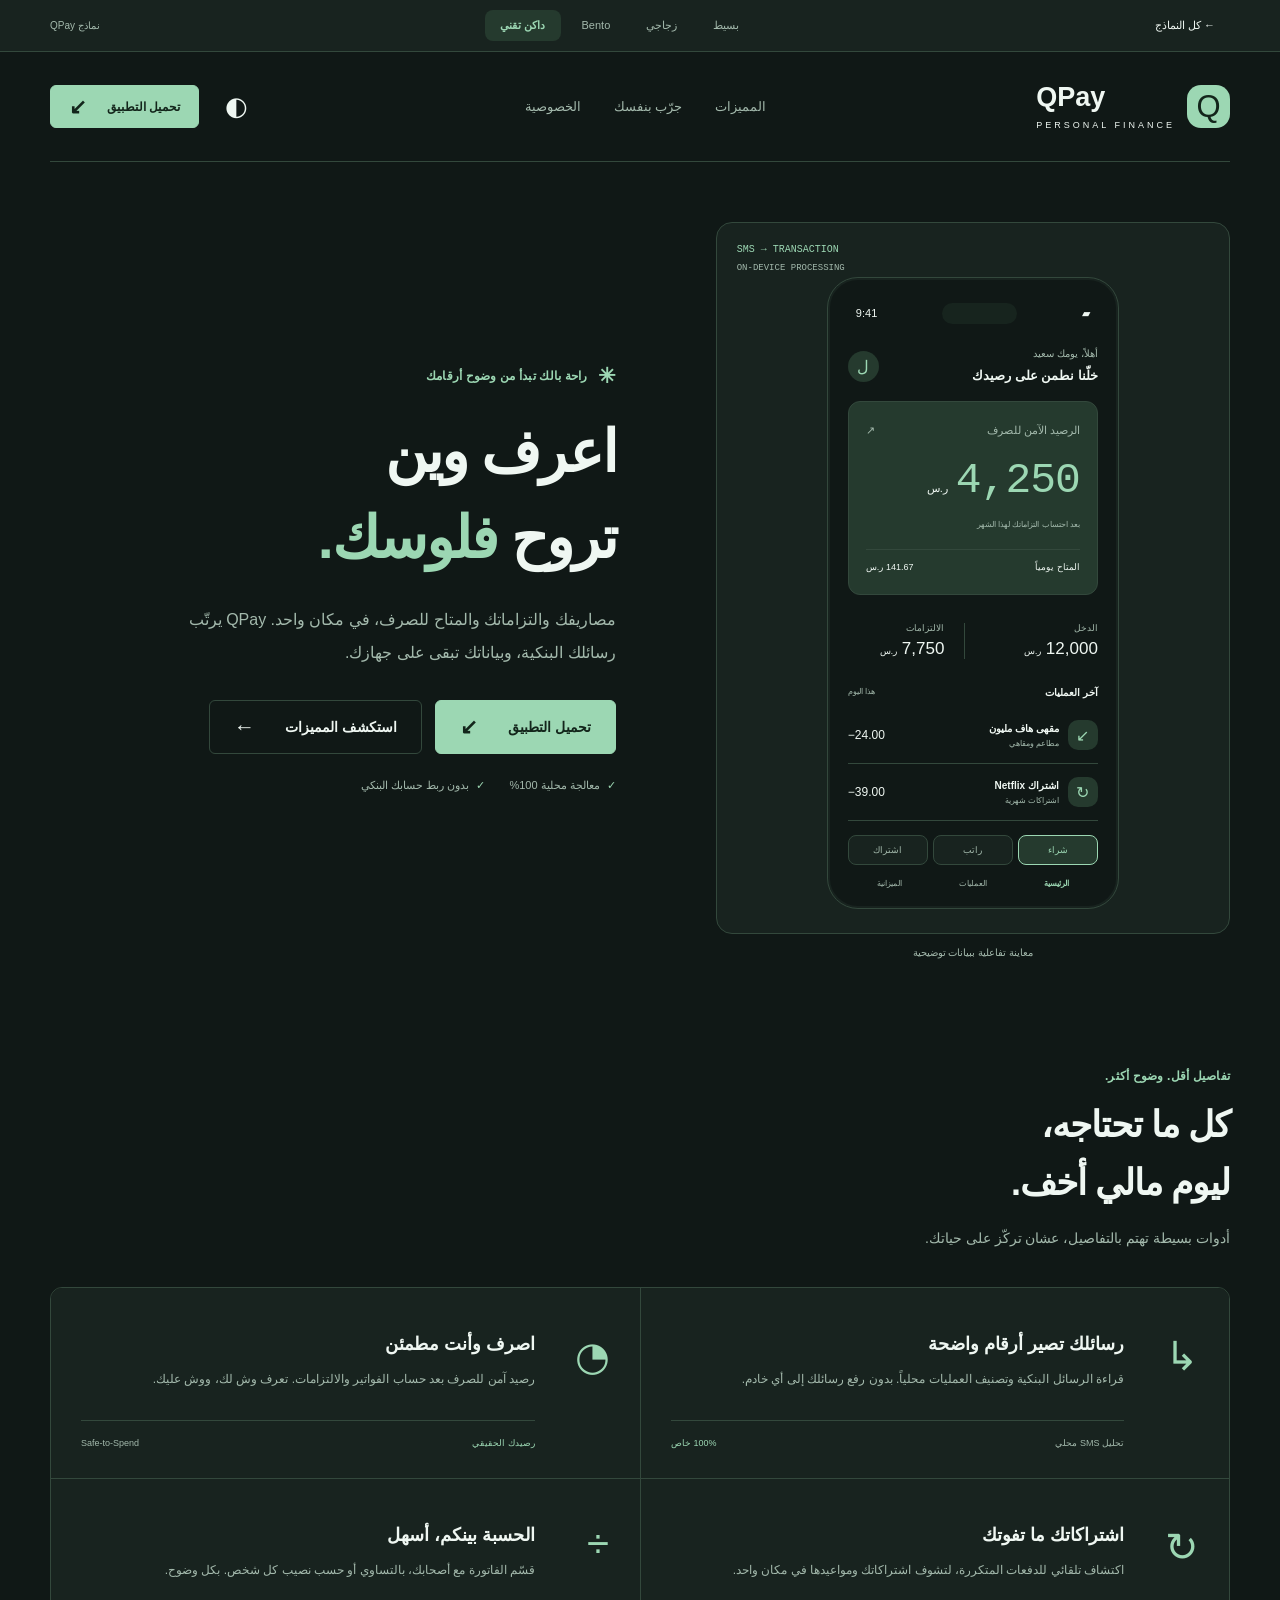
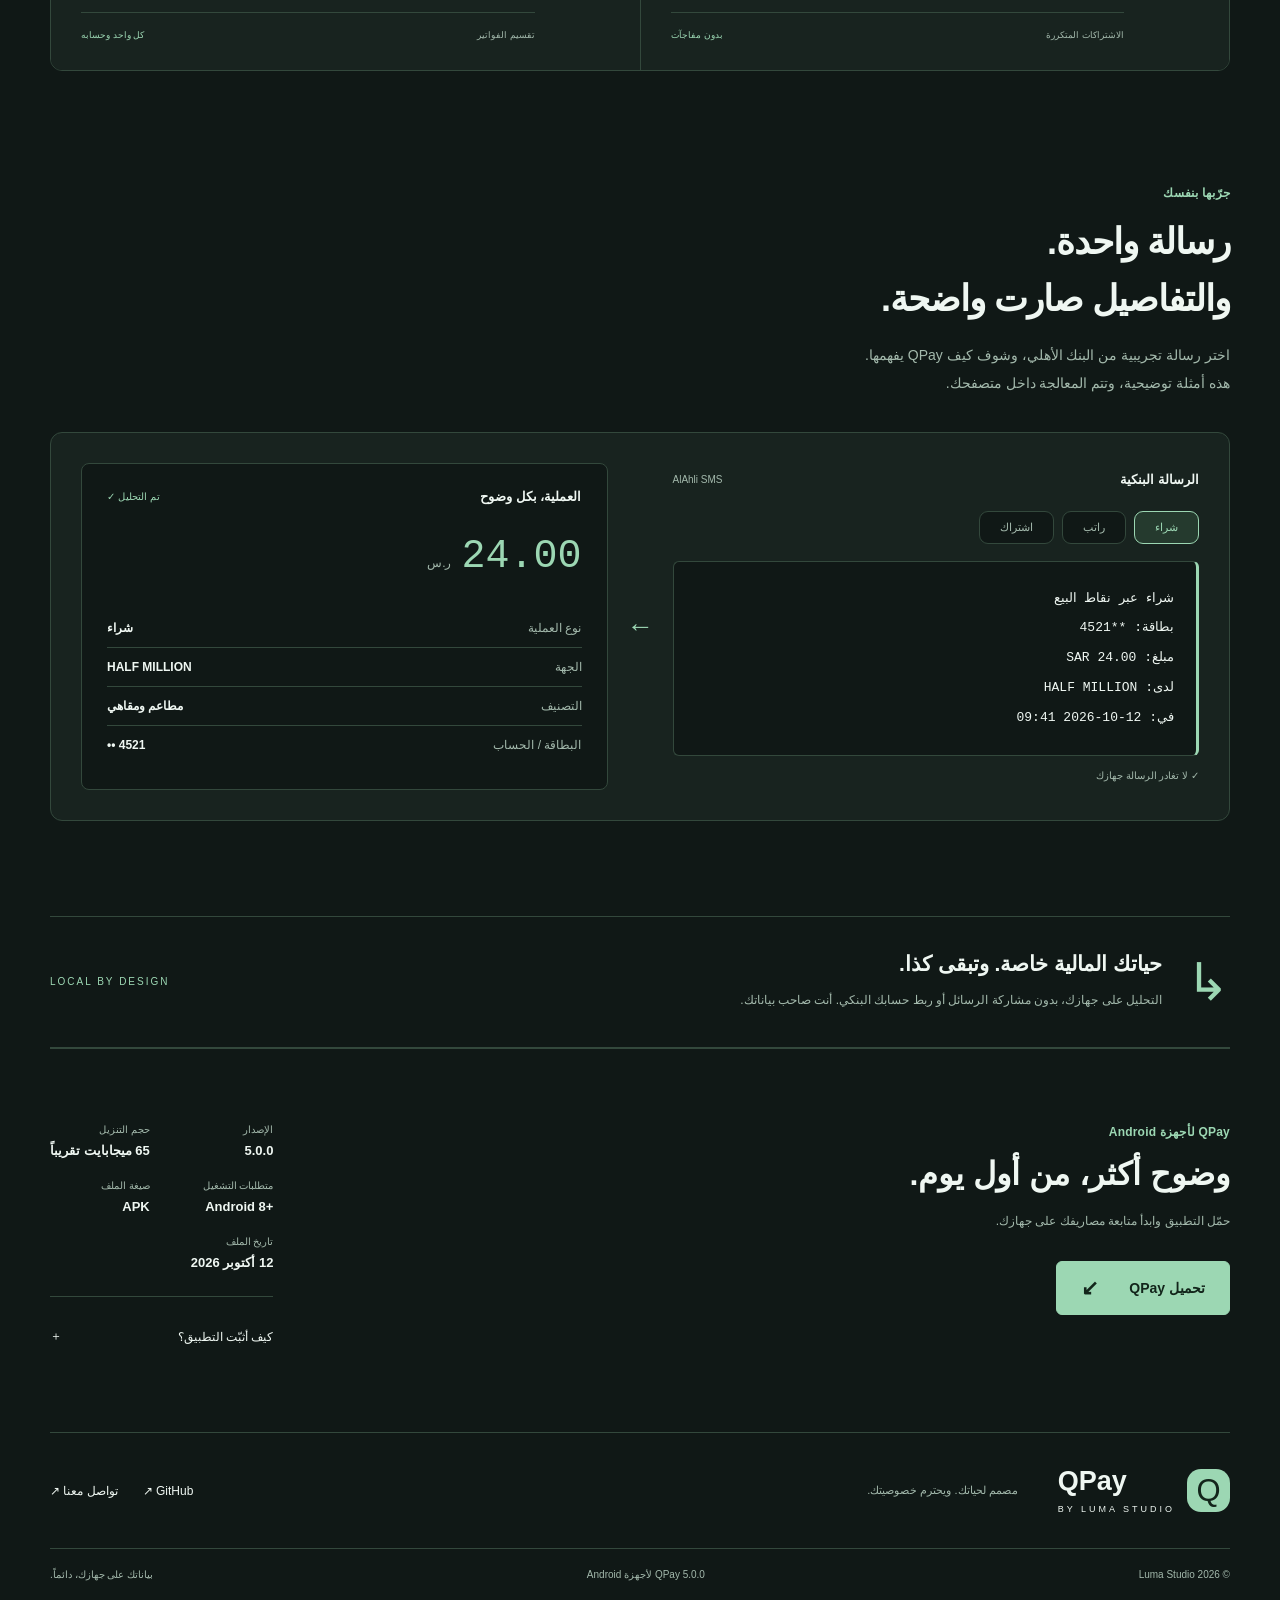
<file: tech.html>
<!doctype html>
<html lang="ar" dir="rtl" data-design="tech">
<head><meta charset="UTF-8"><meta name="viewport" content="width=device-width, initial-scale=1"><meta name="theme-color" content="#f7f9f8"><meta name="description" content="QPay، اعرف وين تروح فلوسك. اكتشف الرصيد الآمن للصرف وحوّل رسائلك البنكية إلى صورة واضحة لمصاريفك، على جهازك."><title>QPay | النموذج داكن تقني</title><script src="design-init.js"></script><link rel="stylesheet" href="styles.css"><link rel="stylesheet" href="designs.css"><script src="app.js" defer></script></head>
<body><aside class="design-switcher" aria-label="اختيار نموذج التصميم"><a class="all-models" href="models.html">← كل النماذج</a><div><a data-design-link="minimal" href="minimal.html">بسيط</a><a data-design-link="glass" href="glass.html">زجاجي</a><a data-design-link="bento" href="bento.html">Bento</a><a data-design-link="tech" href="tech.html">داكن تقني</a></div><span class="design-label">نماذج QPay</span></aside>
<a class="skip" href="#main">انتقل للمحتوى</a>
<header class="nav wrap"><a class="brand" href="#" aria-label="QPay، الرئيسية"><span class="brandmark" aria-hidden="true">Q</span><strong dir="ltr">QPay<span>PERSONAL FINANCE</span></strong></a><nav aria-label="التنقل الرئيسي"><a href="#features">المميزات</a><a href="#simulator">جرّب بنفسك</a><a href="#privacy">الخصوصية</a></nav><div class="nav-actions"><button id="theme" class="theme" aria-label="تغيير مظهر الصفحة">◐</button><a class="button small" href="QPay.apk" download="QPay.apk">تحميل التطبيق <span aria-hidden="true">↙</span></a></div></header>
<main id="main">
<section class="hero wrap"><div class="hero-copy"><div class="eyebrow"><span class="tiny-mark">✳</span> راحة بالك تبدأ من وضوح أرقامك</div><h1>اعرف وين<br> تروح <span>فلوسك.</span></h1><p>مصاريفك والتزاماتك والمتاح للصرف، في مكان واحد. QPay يرتّب رسائلك البنكية، وبياناتك تبقى على جهازك.</p><div class="hero-actions"><a class="button" href="QPay.apk" download="QPay.apk">تحميل التطبيق <span aria-hidden="true">↙</span></a><a class="button secondary" href="#features">استكشف المميزات <span aria-hidden="true">←</span></a></div><div class="trust"><span>معالجة محلية 100%</span><span>بدون ربط حسابك البنكي</span></div></div>
<div class="preview-stage"><div class="tech-label" dir="ltr">SMS → TRANSACTION<br><span>ON-DEVICE PROCESSING</span></div><div class="orbit orbit-one"></div><div class="orbit orbit-two"></div><div class="floating-note"><span class="note-symbol">✓</span><div>كل شيء تحت السيطرة<small>مساحة أكبر لراحة بالك</small></div></div><div class="phone" aria-label="معاينة تفاعلية ببيانات توضيحية"><div class="phone-top" dir="ltr"><span>9:41</span><div class="island"></div><span>▰</span></div><div class="app-head"><div><small>أهلاً، يومك سعيد</small><strong>خلّنا نطمن على رصيدك</strong></div><span class="avatar">ل</span></div><div class="balance"><div class="balance-label">الرصيد الآمن للصرف <span>↗</span></div><div class="amount"><b id="preview-balance">4,250</b><span>ر.س</span></div><small>بعد احتساب التزاماتك لهذا الشهر</small><div class="balance-rule"></div><div class="balance-bottom"><span>المتاح يومياً</span><strong>141.67 ر.س</strong></div></div><div class="app-totals"><div><small>الدخل</small><strong>12,000 <em>ر.س</em></strong></div><div><small>الالتزامات</small><strong>7,750 <em>ر.س</em></strong></div></div><div class="transactions-title"><strong>آخر العمليات</strong><span>هذا اليوم</span></div><div class="transaction"><span class="transaction-icon">↙</span><div><strong id="preview-merchant">مقهى هاف مليون</strong><small id="preview-category">مطاعم ومقاهي</small></div><b id="preview-amount" dir="ltr">−24.00</b></div><div class="transaction"><span class="transaction-icon">↻</span><div><strong>اشتراك Netflix</strong><small>اشتراكات شهرية</small></div><b dir="ltr">−39.00</b></div><div class="preview-controls" role="group" aria-label="جرّب عملية في المعاينة"><button data-preview-sample="purchase">شراء</button><button data-preview-sample="salary">راتب</button><button data-preview-sample="subscription">اشتراك</button></div><div class="app-bottom"><span class="current">الرئيسية</span><span>العمليات</span><span>الميزانية</span></div></div><div class="privacy-note"><span>↳</span><div>بياناتك لك وحدك<small>على جهازك. دائماً.</small></div></div><span class="preview-caption">معاينة تفاعلية ببيانات توضيحية</span></div></section>
<section class="features wrap" id="features"><div class="section-head"><div class="eyebrow">تفاصيل أقل. وضوح أكثر.</div><h2>كل ما تحتاجه،<br>ليوم مالي أخف.</h2><p>أدوات بسيطة تهتم بالتفاصيل، عشان تركّز على حياتك.</p></div><div class="feature-grid"><article class="feature-card"><span class="feature-symbol">↳</span><span class="feature-tag">خصوصيتك أولاً</span><h3>رسائلك تصير أرقام واضحة</h3><p>قراءة الرسائل البنكية وتصنيف العمليات محلياً. بدون رفع رسائلك إلى أي خادم.</p><div class="card-bottom">تحليل SMS محلي <span>100% خاص</span></div></article><article class="feature-card"><span class="feature-symbol">◔</span><h3>اصرف وأنت مطمئن</h3><p>رصيد آمن للصرف بعد حساب الفواتير والالتزامات. تعرف وش لك، ووش عليك.</p><div class="card-bottom" dir="ltr">Safe-to-Spend <span>رصيدك الحقيقي</span></div></article><article class="feature-card"><span class="feature-symbol">↻</span><h3>اشتراكاتك ما تفوتك</h3><p>اكتشاف تلقائي للدفعات المتكررة، لتشوف اشتراكاتك ومواعيدها في مكان واحد.</p><div class="card-bottom">الاشتراكات المتكررة <span>بدون مفاجآت</span></div></article><article class="feature-card"><span class="feature-symbol">÷</span><h3>الحسبة بينكم، أسهل</h3><p>قسّم الفاتورة مع أصحابك، بالتساوي أو حسب نصيب كل شخص. بكل وضوح.</p><div class="card-bottom">تقسيم الفواتير <span>كل واحد وحسابه</span></div></article></div></section>
<section id="simulator" class="sim-section wrap"><div class="section-head"><div class="eyebrow">جرّبها بنفسك</div><h2>رسالة واحدة.<br>والتفاصيل صارت واضحة.</h2><p>اختر رسالة تجريبية من البنك الأهلي، وشوف كيف QPay يفهمها.<br>هذه أمثلة توضيحية، وتتم المعالجة داخل متصفحك.</p></div><div class="simulator"><div class="sms-panel"><div class="panel-heading"><strong>الرسالة البنكية</strong><span dir="ltr">AlAhli SMS</span></div><div class="sample-tabs" role="group" aria-label="نوع الرسالة"><button data-sample="purchase" aria-pressed="true" class="selected">شراء</button><button data-sample="salary" aria-pressed="false">راتب</button><button data-sample="subscription" aria-pressed="false">اشتراك</button></div><blockquote id="sms-text"></blockquote><div class="local-status">✓ لا تغادر الرسالة جهازك</div></div><div class="parse-connector" aria-hidden="true">←</div><div class="result-panel" aria-live="polite" aria-atomic="true"><div class="panel-heading"><strong>العملية، بكل وضوح</strong><span class="success">تم التحليل ✓</span></div><div class="result-amount"><b id="result-amount"></b><span>ر.س</span></div><dl><div><dt>نوع العملية</dt><dd id="result-type"></dd></div><div><dt>الجهة</dt><dd id="result-merchant"></dd></div><div><dt>التصنيف</dt><dd id="result-category"></dd></div><div><dt>البطاقة / الحساب</dt><dd id="result-card" dir="ltr"></dd></div></dl></div></div></section>
<section id="privacy" class="privacy wrap"><span class="privacy-emblem">↳</span><div><h2>حياتك المالية خاصة. وتبقى كذا.</h2><p>التحليل على جهازك، بدون مشاركة الرسائل أو ربط حسابك البنكي. أنت صاحب بياناتك.</p></div><span class="privacy-label">LOCAL BY DESIGN</span></section>
<section id="download" class="download wrap"><div class="download-intro"><div class="eyebrow">QPay لأجهزة Android</div><h2>وضوح أكثر، من أول يوم.</h2><p>حمّل التطبيق وابدأ متابعة مصاريفك على جهازك.</p><a class="button" id="download-button" href="QPay.apk" download="QPay.apk">تحميل QPay <span aria-hidden="true">↙</span></a><p id="download-status" class="download-status" role="status"></p></div><div class="release-info"><dl class="release-meta"><div><dt>الإصدار</dt><dd><bdi>5.0.0</bdi></dd></div><div><dt>حجم التنزيل</dt><dd>65 ميجابايت تقريباً</dd></div><div><dt>متطلبات التشغيل</dt><dd><bdi>Android 8+</bdi></dd></div><div><dt>صيغة الملف</dt><dd><bdi>APK</bdi></dd></div><div><dt>تاريخ الملف</dt><dd>12 أكتوبر 2026</dd></div></dl><details class="install-guide"><summary>كيف أثبّت التطبيق؟ <span aria-hidden="true">＋</span></summary><ol><li>اضغط «تحميل QPay» وانتظر اكتمال التنزيل.</li><li>افتح ملف <bdi>QPay.apk</bdi> من تنزيلات جهاز Android.</li><li>إذا طلب Android إذن التثبيت من المتصفح أو مدير الملفات، فعّله لهذا المصدر ثم أكمل التثبيت.</li></ol><p>يمكنك إلغاء إذن التثبيت من هذا المصدر بعد الانتهاء. على الكمبيوتر، انقل الملف إلى جهاز Android أولاً.</p></details></div></section>
</main><footer class="wrap"><div class="footer-top"><a class="brand" href="#"><span class="brandmark" aria-hidden="true">Q</span><strong dir="ltr">QPay<span>BY LUMA STUDIO</span></strong></a><p>مصمم لحياتك. ويحترم خصوصيتك.</p><div class="footer-links"><button id="github-info">GitHub ↗</button><button id="contact-info">تواصل معنا ↗</button></div></div><div class="footer-bottom"><span>© 2026 Luma Studio</span><span>QPay 5.0.0 لأجهزة Android</span><span>بياناتك على جهازك، دائماً.</span></div><p id="footer-status" role="status"></p></footer>
</body></html>
</file>
<file: theme.css>
/* Shared fonts and reset are owned by the local section styles. All font files
   are localized under /assets; do not duplicate embedded source font data. */
</file>
<file: assets/index-CA-mtck-.css>
@font-face{font-family:IBM Plex Sans Arabic;font-style:normal;font-weight:300;font-display:swap;src:url(/assets/font-0.woff2) format("woff2");unicode-range:U+0600-06FF,U+0750-077F,U+0870-088E,U+0890-0891,U+0897-08E1,U+08E3-08FF,U+200C-200E,U+2010-2011,U+204F,U+2E41,U+FB50-FDFF,U+FE70-FE74,U+FE76-FEFC,U+102E0-102FB,U+10E60-10E7E,U+10EC2-10EC4,U+10EFC-10EFF,U+1EE00-1EE03,U+1EE05-1EE1F,U+1EE21-1EE22,U+1EE24,U+1EE27,U+1EE29-1EE32,U+1EE34-1EE37,U+1EE39,U+1EE3B,U+1EE42,U+1EE47,U+1EE49,U+1EE4B,U+1EE4D-1EE4F,U+1EE51-1EE52,U+1EE54,U+1EE57,U+1EE59,U+1EE5B,U+1EE5D,U+1EE5F,U+1EE61-1EE62,U+1EE64,U+1EE67-1EE6A,U+1EE6C-1EE72,U+1EE74-1EE77,U+1EE79-1EE7C,U+1EE7E,U+1EE80-1EE89,U+1EE8B-1EE9B,U+1EEA1-1EEA3,U+1EEA5-1EEA9,U+1EEAB-1EEBB,U+1EEF0-1EEF1}@font-face{font-family:IBM Plex Sans Arabic;font-style:normal;font-weight:300;font-display:swap;src:url(/assets/font-1.woff2) format("woff2");unicode-range:U+0460-052F,U+1C80-1C8A,U+20B4,U+2DE0-2DFF,U+A640-A69F,U+FE2E-FE2F}@font-face{font-family:IBM Plex Sans Arabic;font-style:normal;font-weight:300;font-display:swap;src:url(/assets/font-2.woff2) format("woff2");unicode-range:U+0100-02BA,U+02BD-02C5,U+02C7-02CC,U+02CE-02D7,U+02DD-02FF,U+0304,U+0308,U+0329,U+1D00-1DBF,U+1E00-1E9F,U+1EF2-1EFF,U+2020,U+20A0-20AB,U+20AD-20C0,U+2113,U+2C60-2C7F,U+A720-A7FF}@font-face{font-family:IBM Plex Sans Arabic;font-style:normal;font-weight:300;font-display:swap;src:url(/assets/font-3.woff2) format("woff2");unicode-range:U+0000-00FF,U+0131,U+0152-0153,U+02BB-02BC,U+02C6,U+02DA,U+02DC,U+0304,U+0308,U+0329,U+2000-206F,U+20AC,U+2122,U+2191,U+2193,U+2212,U+2215,U+FEFF,U+FFFD}@font-face{font-family:IBM Plex Sans Arabic;font-style:normal;font-weight:400;font-display:swap;src:url(/assets/font-4.woff2) format("woff2");unicode-range:U+0600-06FF,U+0750-077F,U+0870-088E,U+0890-0891,U+0897-08E1,U+08E3-08FF,U+200C-200E,U+2010-2011,U+204F,U+2E41,U+FB50-FDFF,U+FE70-FE74,U+FE76-FEFC,U+102E0-102FB,U+10E60-10E7E,U+10EC2-10EC4,U+10EFC-10EFF,U+1EE00-1EE03,U+1EE05-1EE1F,U+1EE21-1EE22,U+1EE24,U+1EE27,U+1EE29-1EE32,U+1EE34-1EE37,U+1EE39,U+1EE3B,U+1EE42,U+1EE47,U+1EE49,U+1EE4B,U+1EE4D-1EE4F,U+1EE51-1EE52,U+1EE54,U+1EE57,U+1EE59,U+1EE5B,U+1EE5D,U+1EE5F,U+1EE61-1EE62,U+1EE64,U+1EE67-1EE6A,U+1EE6C-1EE72,U+1EE74-1EE77,U+1EE79-1EE7C,U+1EE7E,U+1EE80-1EE89,U+1EE8B-1EE9B,U+1EEA1-1EEA3,U+1EEA5-1EEA9,U+1EEAB-1EEBB,U+1EEF0-1EEF1}@font-face{font-family:IBM Plex Sans Arabic;font-style:normal;font-weight:400;font-display:swap;src:url(/assets/font-5.woff2) format("woff2");unicode-range:U+0460-052F,U+1C80-1C8A,U+20B4,U+2DE0-2DFF,U+A640-A69F,U+FE2E-FE2F}@font-face{font-family:IBM Plex Sans Arabic;font-style:normal;font-weight:400;font-display:swap;src:url(/assets/font-6.woff2) format("woff2");unicode-range:U+0100-02BA,U+02BD-02C5,U+02C7-02CC,U+02CE-02D7,U+02DD-02FF,U+0304,U+0308,U+0329,U+1D00-1DBF,U+1E00-1E9F,U+1EF2-1EFF,U+2020,U+20A0-20AB,U+20AD-20C0,U+2113,U+2C60-2C7F,U+A720-A7FF}@font-face{font-family:IBM Plex Sans Arabic;font-style:normal;font-weight:400;font-display:swap;src:url(/assets/font-7.woff2) format("woff2");unicode-range:U+0000-00FF,U+0131,U+0152-0153,U+02BB-02BC,U+02C6,U+02DA,U+02DC,U+0304,U+0308,U+0329,U+2000-206F,U+20AC,U+2122,U+2191,U+2193,U+2212,U+2215,U+FEFF,U+FFFD}@font-face{font-family:IBM Plex Sans Arabic;font-style:normal;font-weight:500;font-display:swap;src:url(/assets/font-8.woff2) format("woff2");unicode-range:U+0600-06FF,U+0750-077F,U+0870-088E,U+0890-0891,U+0897-08E1,U+08E3-08FF,U+200C-200E,U+2010-2011,U+204F,U+2E41,U+FB50-FDFF,U+FE70-FE74,U+FE76-FEFC,U+102E0-102FB,U+10E60-10E7E,U+10EC2-10EC4,U+10EFC-10EFF,U+1EE00-1EE03,U+1EE05-1EE1F,U+1EE21-1EE22,U+1EE24,U+1EE27,U+1EE29-1EE32,U+1EE34-1EE37,U+1EE39,U+1EE3B,U+1EE42,U+1EE47,U+1EE49,U+1EE4B,U+1EE4D-1EE4F,U+1EE51-1EE52,U+1EE54,U+1EE57,U+1EE59,U+1EE5B,U+1EE5D,U+1EE5F,U+1EE61-1EE62,U+1EE64,U+1EE67-1EE6A,U+1EE6C-1EE72,U+1EE74-1EE77,U+1EE79-1EE7C,U+1EE7E,U+1EE80-1EE89,U+1EE8B-1EE9B,U+1EEA1-1EEA3,U+1EEA5-1EEA9,U+1EEAB-1EEBB,U+1EEF0-1EEF1}@font-face{font-family:IBM Plex Sans Arabic;font-style:normal;font-weight:500;font-display:swap;src:url(/assets/font-9.woff2) format("woff2");unicode-range:U+0460-052F,U+1C80-1C8A,U+20B4,U+2DE0-2DFF,U+A640-A69F,U+FE2E-FE2F}@font-face{font-family:IBM Plex Sans Arabic;font-style:normal;font-weight:500;font-display:swap;src:url(/assets/font-10.woff2) format("woff2");unicode-range:U+0100-02BA,U+02BD-02C5,U+02C7-02CC,U+02CE-02D7,U+02DD-02FF,U+0304,U+0308,U+0329,U+1D00-1DBF,U+1E00-1E9F,U+1EF2-1EFF,U+2020,U+20A0-20AB,U+20AD-20C0,U+2113,U+2C60-2C7F,U+A720-A7FF}@font-face{font-family:IBM Plex Sans Arabic;font-style:normal;font-weight:500;font-display:swap;src:url(/assets/font-11.woff2) format("woff2");unicode-range:U+0000-00FF,U+0131,U+0152-0153,U+02BB-02BC,U+02C6,U+02DA,U+02DC,U+0304,U+0308,U+0329,U+2000-206F,U+20AC,U+2122,U+2191,U+2193,U+2212,U+2215,U+FEFF,U+FFFD}@font-face{font-family:IBM Plex Sans Arabic;font-style:normal;font-weight:600;font-display:swap;src:url(/assets/font-12.woff2) format("woff2");unicode-range:U+0600-06FF,U+0750-077F,U+0870-088E,U+0890-0891,U+0897-08E1,U+08E3-08FF,U+200C-200E,U+2010-2011,U+204F,U+2E41,U+FB50-FDFF,U+FE70-FE74,U+FE76-FEFC,U+102E0-102FB,U+10E60-10E7E,U+10EC2-10EC4,U+10EFC-10EFF,U+1EE00-1EE03,U+1EE05-1EE1F,U+1EE21-1EE22,U+1EE24,U+1EE27,U+1EE29-1EE32,U+1EE34-1EE37,U+1EE39,U+1EE3B,U+1EE42,U+1EE47,U+1EE49,U+1EE4B,U+1EE4D-1EE4F,U+1EE51-1EE52,U+1EE54,U+1EE57,U+1EE59,U+1EE5B,U+1EE5D,U+1EE5F,U+1EE61-1EE62,U+1EE64,U+1EE67-1EE6A,U+1EE6C-1EE72,U+1EE74-1EE77,U+1EE79-1EE7C,U+1EE7E,U+1EE80-1EE89,U+1EE8B-1EE9B,U+1EEA1-1EEA3,U+1EEA5-1EEA9,U+1EEAB-1EEBB,U+1EEF0-1EEF1}@font-face{font-family:IBM Plex Sans Arabic;font-style:normal;font-weight:600;font-display:swap;src:url(/assets/font-13.woff2) format("woff2");unicode-range:U+0460-052F,U+1C80-1C8A,U+20B4,U+2DE0-2DFF,U+A640-A69F,U+FE2E-FE2F}@font-face{font-family:IBM Plex Sans Arabic;font-style:normal;font-weight:600;font-display:swap;src:url(/assets/font-14.woff2) format("woff2");unicode-range:U+0100-02BA,U+02BD-02C5,U+02C7-02CC,U+02CE-02D7,U+02DD-02FF,U+0304,U+0308,U+0329,U+1D00-1DBF,U+1E00-1E9F,U+1EF2-1EFF,U+2020,U+20A0-20AB,U+20AD-20C0,U+2113,U+2C60-2C7F,U+A720-A7FF}@font-face{font-family:IBM Plex Sans Arabic;font-style:normal;font-weight:600;font-display:swap;src:url(/assets/font-15.woff2) format("woff2");unicode-range:U+0000-00FF,U+0131,U+0152-0153,U+02BB-02BC,U+02C6,U+02DA,U+02DC,U+0304,U+0308,U+0329,U+2000-206F,U+20AC,U+2122,U+2191,U+2193,U+2212,U+2215,U+FEFF,U+FFFD}@font-face{font-family:IBM Plex Sans Arabic;font-style:normal;font-weight:700;font-display:swap;src:url(/assets/font-16.woff2) format("woff2");unicode-range:U+0600-06FF,U+0750-077F,U+0870-088E,U+0890-0891,U+0897-08E1,U+08E3-08FF,U+200C-200E,U+2010-2011,U+204F,U+2E41,U+FB50-FDFF,U+FE70-FE74,U+FE76-FEFC,U+102E0-102FB,U+10E60-10E7E,U+10EC2-10EC4,U+10EFC-10EFF,U+1EE00-1EE03,U+1EE05-1EE1F,U+1EE21-1EE22,U+1EE24,U+1EE27,U+1EE29-1EE32,U+1EE34-1EE37,U+1EE39,U+1EE3B,U+1EE42,U+1EE47,U+1EE49,U+1EE4B,U+1EE4D-1EE4F,U+1EE51-1EE52,U+1EE54,U+1EE57,U+1EE59,U+1EE5B,U+1EE5D,U+1EE5F,U+1EE61-1EE62,U+1EE64,U+1EE67-1EE6A,U+1EE6C-1EE72,U+1EE74-1EE77,U+1EE79-1EE7C,U+1EE7E,U+1EE80-1EE89,U+1EE8B-1EE9B,U+1EEA1-1EEA3,U+1EEA5-1EEA9,U+1EEAB-1EEBB,U+1EEF0-1EEF1}@font-face{font-family:IBM Plex Sans Arabic;font-style:normal;font-weight:700;font-display:swap;src:url(/assets/font-17.woff2) format("woff2");unicode-range:U+0460-052F,U+1C80-1C8A,U+20B4,U+2DE0-2DFF,U+A640-A69F,U+FE2E-FE2F}@font-face{font-family:IBM Plex Sans Arabic;font-style:normal;font-weight:700;font-display:swap;src:url(/assets/font-18.woff2) format("woff2");unicode-range:U+0100-02BA,U+02BD-02C5,U+02C7-02CC,U+02CE-02D7,U+02DD-02FF,U+0304,U+0308,U+0329,U+1D00-1DBF,U+1E00-1E9F,U+1EF2-1EFF,U+2020,U+20A0-20AB,U+20AD-20C0,U+2113,U+2C60-2C7F,U+A720-A7FF}@font-face{font-family:IBM Plex Sans Arabic;font-style:normal;font-weight:700;font-display:swap;src:url(/assets/font-19.woff2) format("woff2");unicode-range:U+0000-00FF,U+0131,U+0152-0153,U+02BB-02BC,U+02C6,U+02DA,U+02DC,U+0304,U+0308,U+0329,U+2000-206F,U+20AC,U+2122,U+2191,U+2193,U+2212,U+2215,U+FEFF,U+FFFD}@font-face{font-family:JetBrains Mono;font-style:normal;font-weight:400;font-display:swap;src:url(/assets/font-20.woff2) format("woff2");unicode-range:U+0460-052F,U+1C80-1C8A,U+20B4,U+2DE0-2DFF,U+A640-A69F,U+FE2E-FE2F}@font-face{font-family:JetBrains Mono;font-style:normal;font-weight:400;font-display:swap;src:url(/assets/font-21.woff2) format("woff2");unicode-range:U+0301,U+0400-045F,U+0490-0491,U+04B0-04B1,U+2116}@font-face{font-family:JetBrains Mono;font-style:normal;font-weight:400;font-display:swap;src:url(/assets/font-22.woff2) format("woff2");unicode-range:U+0370-0377,U+037A-037F,U+0384-038A,U+038C,U+038E-03A1,U+03A3-03FF}@font-face{font-family:JetBrains Mono;font-style:normal;font-weight:400;font-display:swap;src:url(/assets/font-23.woff2) format("woff2");unicode-range:U+0102-0103,U+0110-0111,U+0128-0129,U+0168-0169,U+01A0-01A1,U+01AF-01B0,U+0300-0301,U+0303-0304,U+0308-0309,U+0323,U+0329,U+1EA0-1EF9,U+20AB}@font-face{font-family:JetBrains Mono;font-style:normal;font-weight:400;font-display:swap;src:url(/assets/font-24.woff2) format("woff2");unicode-range:U+0100-02BA,U+02BD-02C5,U+02C7-02CC,U+02CE-02D7,U+02DD-02FF,U+0304,U+0308,U+0329,U+1D00-1DBF,U+1E00-1E9F,U+1EF2-1EFF,U+2020,U+20A0-20AB,U+20AD-20C0,U+2113,U+2C60-2C7F,U+A720-A7FF}@font-face{font-family:JetBrains Mono;font-style:normal;font-weight:400;font-display:swap;src:url(/assets/font-25.woff2) format("woff2");unicode-range:U+0000-00FF,U+0131,U+0152-0153,U+02BB-02BC,U+02C6,U+02DA,U+02DC,U+0304,U+0308,U+0329,U+2000-206F,U+20AC,U+2122,U+2191,U+2193,U+2212,U+2215,U+FEFF,U+FFFD}@font-face{font-family:JetBrains Mono;font-style:normal;font-weight:500;font-display:swap;src:url(/assets/font-26.woff2) format("woff2");unicode-range:U+0460-052F,U+1C80-1C8A,U+20B4,U+2DE0-2DFF,U+A640-A69F,U+FE2E-FE2F}@font-face{font-family:JetBrains Mono;font-style:normal;font-weight:500;font-display:swap;src:url(/assets/font-27.woff2) format("woff2");unicode-range:U+0301,U+0400-045F,U+0490-0491,U+04B0-04B1,U+2116}@font-face{font-family:JetBrains Mono;font-style:normal;font-weight:500;font-display:swap;src:url(/assets/font-28.woff2) format("woff2");unicode-range:U+0370-0377,U+037A-037F,U+0384-038A,U+038C,U+038E-03A1,U+03A3-03FF}@font-face{font-family:JetBrains Mono;font-style:normal;font-weight:500;font-display:swap;src:url(/assets/font-29.woff2) format("woff2");unicode-range:U+0102-0103,U+0110-0111,U+0128-0129,U+0168-0169,U+01A0-01A1,U+01AF-01B0,U+0300-0301,U+0303-0304,U+0308-0309,U+0323,U+0329,U+1EA0-1EF9,U+20AB}@font-face{font-family:JetBrains Mono;font-style:normal;font-weight:500;font-display:swap;src:url(/assets/font-30.woff2) format("woff2");unicode-range:U+0100-02BA,U+02BD-02C5,U+02C7-02CC,U+02CE-02D7,U+02DD-02FF,U+0304,U+0308,U+0329,U+1D00-1DBF,U+1E00-1E9F,U+1EF2-1EFF,U+2020,U+20A0-20AB,U+20AD-20C0,U+2113,U+2C60-2C7F,U+A720-A7FF}@font-face{font-family:JetBrains Mono;font-style:normal;font-weight:500;font-display:swap;src:url(/assets/font-31.woff2) format("woff2");unicode-range:U+0000-00FF,U+0131,U+0152-0153,U+02BB-02BC,U+02C6,U+02DA,U+02DC,U+0304,U+0308,U+0329,U+2000-206F,U+20AC,U+2122,U+2191,U+2193,U+2212,U+2215,U+FEFF,U+FFFD}@font-face{font-family:Space Grotesk;font-style:normal;font-weight:400;font-display:swap;src:url(/assets/font-32.woff2) format("woff2");unicode-range:U+0102-0103,U+0110-0111,U+0128-0129,U+0168-0169,U+01A0-01A1,U+01AF-01B0,U+0300-0301,U+0303-0304,U+0308-0309,U+0323,U+0329,U+1EA0-1EF9,U+20AB}@font-face{font-family:Space Grotesk;font-style:normal;font-weight:400;font-display:swap;src:url(/assets/font-33.woff2) format("woff2");unicode-range:U+0100-02BA,U+02BD-02C5,U+02C7-02CC,U+02CE-02D7,U+02DD-02FF,U+0304,U+0308,U+0329,U+1D00-1DBF,U+1E00-1E9F,U+1EF2-1EFF,U+2020,U+20A0-20AB,U+20AD-20C0,U+2113,U+2C60-2C7F,U+A720-A7FF}@font-face{font-family:Space Grotesk;font-style:normal;font-weight:400;font-display:swap;src:url(/assets/font-34.woff2) format("woff2");unicode-range:U+0000-00FF,U+0131,U+0152-0153,U+02BB-02BC,U+02C6,U+02DA,U+02DC,U+0304,U+0308,U+0329,U+2000-206F,U+20AC,U+2122,U+2191,U+2193,U+2212,U+2215,U+FEFF,U+FFFD}@font-face{font-family:Space Grotesk;font-style:normal;font-weight:500;font-display:swap;src:url(/assets/font-35.woff2) format("woff2");unicode-range:U+0102-0103,U+0110-0111,U+0128-0129,U+0168-0169,U+01A0-01A1,U+01AF-01B0,U+0300-0301,U+0303-0304,U+0308-0309,U+0323,U+0329,U+1EA0-1EF9,U+20AB}@font-face{font-family:Space Grotesk;font-style:normal;font-weight:500;font-display:swap;src:url(/assets/font-36.woff2) format("woff2");unicode-range:U+0100-02BA,U+02BD-02C5,U+02C7-02CC,U+02CE-02D7,U+02DD-02FF,U+0304,U+0308,U+0329,U+1D00-1DBF,U+1E00-1E9F,U+1EF2-1EFF,U+2020,U+20A0-20AB,U+20AD-20C0,U+2113,U+2C60-2C7F,U+A720-A7FF}@font-face{font-family:Space Grotesk;font-style:normal;font-weight:500;font-display:swap;src:url(/assets/font-37.woff2) format("woff2");unicode-range:U+0000-00FF,U+0131,U+0152-0153,U+02BB-02BC,U+02C6,U+02DA,U+02DC,U+0304,U+0308,U+0329,U+2000-206F,U+20AC,U+2122,U+2191,U+2193,U+2212,U+2215,U+FEFF,U+FFFD}@font-face{font-family:Space Grotesk;font-style:normal;font-weight:600;font-display:swap;src:url(/assets/font-38.woff2) format("woff2");unicode-range:U+0102-0103,U+0110-0111,U+0128-0129,U+0168-0169,U+01A0-01A1,U+01AF-01B0,U+0300-0301,U+0303-0304,U+0308-0309,U+0323,U+0329,U+1EA0-1EF9,U+20AB}@font-face{font-family:Space Grotesk;font-style:normal;font-weight:600;font-display:swap;src:url(/assets/font-39.woff2) format("woff2");unicode-range:U+0100-02BA,U+02BD-02C5,U+02C7-02CC,U+02CE-02D7,U+02DD-02FF,U+0304,U+0308,U+0329,U+1D00-1DBF,U+1E00-1E9F,U+1EF2-1EFF,U+2020,U+20A0-20AB,U+20AD-20C0,U+2113,U+2C60-2C7F,U+A720-A7FF}@font-face{font-family:Space Grotesk;font-style:normal;font-weight:600;font-display:swap;src:url(/assets/font-40.woff2) format("woff2");unicode-range:U+0000-00FF,U+0131,U+0152-0153,U+02BB-02BC,U+02C6,U+02DA,U+02DC,U+0304,U+0308,U+0329,U+2000-206F,U+20AC,U+2122,U+2191,U+2193,U+2212,U+2215,U+FEFF,U+FFFD}@font-face{font-family:Space Grotesk;font-style:normal;font-weight:700;font-display:swap;src:url(/assets/font-41.woff2) format("woff2");unicode-range:U+0102-0103,U+0110-0111,U+0128-0129,U+0168-0169,U+01A0-01A1,U+01AF-01B0,U+0300-0301,U+0303-0304,U+0308-0309,U+0323,U+0329,U+1EA0-1EF9,U+20AB}@font-face{font-family:Space Grotesk;font-style:normal;font-weight:700;font-display:swap;src:url(/assets/font-42.woff2) format("woff2");unicode-range:U+0100-02BA,U+02BD-02C5,U+02C7-02CC,U+02CE-02D7,U+02DD-02FF,U+0304,U+0308,U+0329,U+1D00-1DBF,U+1E00-1E9F,U+1EF2-1EFF,U+2020,U+20A0-20AB,U+20AD-20C0,U+2113,U+2C60-2C7F,U+A720-A7FF}@font-face{font-family:Space Grotesk;font-style:normal;font-weight:700;font-display:swap;src:url(/assets/font-43.woff2) format("woff2");unicode-range:U+0000-00FF,U+0131,U+0152-0153,U+02BB-02BC,U+02C6,U+02DA,U+02DC,U+0304,U+0308,U+0329,U+2000-206F,U+20AC,U+2122,U+2191,U+2193,U+2212,U+2215,U+FEFF,U+FFFD}:root{font-family:IBM Plex Sans Arabic,sans-serif;color:#16130f;background:#fff;font-synthesis:none;-webkit-font-smoothing:antialiased}*{box-sizing:border-box}html,body{margin:0}body{direction:rtl}html{scroll-behavior:smooth}a{color:#e23b3b;text-decoration:none}button,input{font-family:inherit}a:focus-visible,button:focus-visible,input:focus-visible{outline:3px solid #e23b3b;outline-offset:5px}::-moz-selection{background:#e23b3b;color:#f3eee1}::selection{background:#e23b3b;color:#f3eee1}.replica-container{max-width:1120px;margin:auto;padding-inline:20px}.replica-nav{position:fixed;top:0;left:0;right:0;z-index:5;height:64px;background:#fffffff0;border-bottom:1px solid #ece8df}.replica-nav>.replica-container{height:100%;display:flex;align-items:center;justify-content:space-between;gap:16px}.replica-logo{display:flex;align-items:center;gap:10px;color:#16130f}.replica-logo-mark{width:32px;height:32px;border-radius:9px;background:#e23b3b;box-shadow:-1px 1px #a22626,-2px 2px #9e2525,-3px 3px #9b2424;display:grid;place-items:center}.replica-logo-mark img{width:15px;height:20px}.replica-logo strong{font-family:Space Grotesk,sans-serif;font-size:18px;font-weight:700}.replica-nav nav{display:flex;align-items:center;gap:clamp(12px,3vw,28px);font-size:14px}.replica-nav nav>a:first-child{color:#3a3730}.replica-cta{background:#e23b3b;color:#f3eee1;font-weight:700;padding:10px 18px;border-radius:999px;box-shadow:-2px 3px #9b2424}.replica-cta:hover{color:#fff;background:#d83232}@media (prefers-reduced-motion:reduce){html{scroll-behavior:auto}*,*:before,*:after{animation:none!important;transition:none!important}}.personal-monogram{font-family:Space Grotesk,sans-serif;font-weight:700;color:#f3eee1;font-size:20px;line-height:1;direction:ltr}.replica-face-content.brand-face>.personal-monogram{font-size:calc(var(--tile-size)*.48)}.replica-intro-tile>.personal-monogram{font-size:68px;transform:rotate(7deg)}.replica-mini-brand>.personal-monogram{font-size:clamp(16px,4vw,32px);transform:rotate(7deg)}.replica-face-content.ios-face strong{font-size:calc(var(--tile-size)*.11)}.replica-footer .personal-monogram{font-size:25px}.replica-app-list{min-width:140px;justify-content:center}.replica-contact-links a{font-family:Space Grotesk,sans-serif}.replica-composer button.personal-copy{flex:0 0 auto;border:0;border-radius:999px;padding:0 18px;background:#e23b3b;color:#f3eee1;font-size:14px;min-height:48px;margin:0}.personal-copy-status{font-size:13px;color:#c9d2e6;line-height:1.7;margin-top:12px}.personal-copy-status:empty{display:none}.replica-composer textarea{width:100%;margin-top:14px;border:1px solid #51483d;border-radius:12px;background:#0f0d0a;color:#f3eee1;padding:14px;font:14px/1.8 inherit;resize:vertical}.personal-github-fab{background:#16130f;color:#f3eee1;box-shadow:-3px 4px #5e5148,0 0 0 6px #16130f12;font:700 18px Space Grotesk,monospace}.personal-footer-github{font:14px Space Grotesk,sans-serif!important}@media (max-width:480px){.replica-compose-row{flex-wrap:wrap}.replica-compose-row input{flex-basis:100%}.replica-composer button.personal-copy{width:100%;justify-content:center;padding:12px 18px}.replica-hero-title h1{font-size:clamp(39px,9vw,132px)}}.replica-journey{height:700svh;position:relative;direction:rtl}.replica-stage{--tile-size:min(58vw,30svh,320px);--advance:0;--turn:0;position:sticky;top:0;height:100svh;overflow:hidden;display:flex;flex-direction:column;background:radial-gradient(90% 70% at 50% 64%,#fbf6f0,#fff 70%)}.replica-story-space{position:relative;flex:0 0 auto;height:clamp(214px,30svh,280px);padding:76px 20px 0}.replica-story{position:absolute;left:20px;right:20px;bottom:0;text-align:center;opacity:var(--visible);transform:translateY(calc((1 - var(--visible))*26px));pointer-events:none}.replica-story>span{font-family:Space Grotesk,sans-serif;font-size:12px;letter-spacing:.24em;color:#e23b3b;display:block;margin-bottom:10px}.replica-story h2{font-size:clamp(30px,5.4vw,60px);font-weight:700;letter-spacing:-.02em;line-height:1.1;margin:0 0 10px}.replica-story p{font-size:clamp(15px,1.6vw,19px);line-height:1.6;color:#6b665c;margin:0 auto;max-width:560px}.replica-story h2 b{color:#e23b3b}.replica-cube-space{position:relative;flex:1;min-height:0;display:flex;align-items:center;justify-content:center;perspective:1600px;padding-bottom:4svh}.replica-halo{position:absolute;width:min(84vw,700px);aspect-ratio:1;border-radius:50%;background:radial-gradient(circle,#e23b3b24,transparent 62%);opacity:calc(.5 + var(--explode,0)*.5)}.replica-cube-lift{position:relative;transform:translateY(calc((1 - var(--advance))*max(18svh,calc(380px - 50svh))));opacity:calc(1 - var(--explode,0)*1.3)}.replica-float{position:relative;perspective:1300px;animation:replica-float 5s ease-in-out infinite}.replica-cube{position:relative;width:var(--tile-size);height:var(--tile-size);transform-style:preserve-3d;transform:scale(calc((.8 + var(--advance)*.2)*(1 - var(--explode,0)*.65))) rotate(-7deg) rotateX(calc(-15deg + var(--pointer-y,0)*-10deg)) rotateY(calc(var(--turn)*1deg - 24deg + var(--pointer-x,0)*18deg))}.replica-slice,.replica-face{position:absolute;top:0;right:0;bottom:0;left:0;border-radius:24%}.replica-face{overflow:hidden;background:linear-gradient(150deg,#f15c5c,#e23b3b 46%,#c93131);box-shadow:inset 0 2px #ffffff52,inset 0 -3px #00000024,inset 0 0 0 1px #ffffff14;backface-visibility:hidden}.replica-face:after{content:"";position:absolute;top:-20%;right:-20%;bottom:-20%;left:-20%;background:linear-gradient(105deg,transparent 32%,#ffffff30 48%,#ffffff08 56%,transparent 66%);pointer-events:none;transform:translate(25%)}.replica-face.front{transform:translateZ(calc(var(--tile-size)*.095))}.replica-face.back{transform:rotateY(180deg) translateZ(calc(var(--tile-size)*.095))}.replica-face-content{position:absolute;top:0;right:0;bottom:0;left:0;display:flex;flex-direction:column;align-items:center;justify-content:center;gap:7%;transform:rotate(7deg);color:#f3eee1}.replica-face-content img{width:30%}.replica-face-content strong{font-family:Space Grotesk,sans-serif;font-size:calc(var(--tile-size)*.14)}.brand-face{opacity:var(--front-mark,1)}.brand-face img{width:42%;filter:drop-shadow(0 3px #0000001f)}.web-face{opacity:calc(1 - var(--front-mark,1))}.ios-face{opacity:var(--back-ios,1)}.ios-face img,.ux-face img{width:26%}.ux-face{opacity:calc(1 - var(--back-ios,1))}.replica-shadow{position:absolute;top:100%;left:50%;width:calc(var(--tile-size)*1.1);height:calc(var(--tile-size)*.2);margin:calc(var(--tile-size)*.18) 0 0 calc(var(--tile-size)*-.55);background:radial-gradient(#16130f38,transparent 70%);border-radius:50%;filter:blur(6px);opacity:var(--advance)}.replica-hero-title{position:absolute;top:0;right:0;bottom:0;left:0;padding:calc(64px + 9svh) 20px 0;display:flex;align-items:center;flex-direction:column;text-align:center;pointer-events:none;opacity:calc(1 - var(--advance)*1.7);transform:translateY(calc(var(--advance)*-12svh)) scale(calc(1 - var(--advance)*.18))}.replica-hero-title>span{font-family:Space Grotesk,sans-serif;font-size:12px;letter-spacing:.3em;color:#e23b3b;margin-bottom:18px}.replica-hero-title h1{font-size:clamp(46px,9vw,132px);font-weight:700;line-height:1.02;letter-spacing:-.035em;text-wrap:balance;margin:0}.replica-hero-title em{font-style:normal;color:#e23b3b}.replica-hero-title p{margin:22px 0 0;font-size:clamp(17px,1.9vw,23px);color:#6b665c}.replica-scroll-cue{position:absolute;bottom:22px;left:20px;display:flex;align-items:center;gap:9px;border:1px solid #ece8df;border-radius:999px;padding:8px 16px;background:#ffffffeb;color:#8a857b;font-size:12px;opacity:calc(1 - var(--advance)*3);pointer-events:none}.replica-scroll-cue i{width:2px;height:14px;background:#16130f}.replica-dock{--icon-size:clamp(46px,13vw,92px);--icon-gap:clamp(8px,2.4vw,16px);position:absolute;left:50%;top:50%;transform:translate(-50%,-50%);pointer-events:none}.replica-dock-bg{position:absolute;top:calc(var(--icon-gap)*-1.3);bottom:calc(var(--icon-gap)*-1.1);left:calc(var(--icon-gap)*-1.4);right:calc(var(--icon-gap)*-1.4);border-radius:calc(var(--icon-size)*.44);background:#ffffffd1;border:1px solid #ece8df;box-shadow:0 34px 70px -26px #16130f61,inset 0 1px #fff;opacity:var(--dock,0);transform:scale(calc(.86 + var(--dock,0)*.14))}.replica-app-list{display:flex;gap:var(--icon-gap);align-items:center;position:relative}.replica-app{position:relative;display:flex;flex-direction:column;align-items:center;gap:8px;color:#16130f;font-size:12px;font-weight:600;opacity:var(--app-reveal);transform:translate(calc((1 - var(--app-reveal))*var(--offset)*(var(--icon-size) + var(--icon-gap)))) scale(calc(.3 + var(--app-spring)*.7)) rotate(calc((1 - var(--app-reveal))*20deg));pointer-events:none}.replica-stage[data-apps=true] a.replica-app{pointer-events:auto}.replica-app img,.replica-coming-icon{width:var(--icon-size);height:var(--icon-size);border-radius:22%;-o-object-fit:cover;object-fit:cover;box-shadow:0 8px 15px #16130f1a}.replica-coming-icon{display:grid;place-items:center;background:linear-gradient(150deg,#ece8df,#d9d3c7);border:1px solid #ded8cf}.replica-coming-icon i{width:36%;height:36%;border:4px solid #c9c3b6;border-top-color:#3a3730;border-right-color:#3a3730;border-radius:50%;animation:replica-spin 2s linear infinite}.replica-app.coming{color:#8a857b}.replica-popular{position:absolute;bottom:calc(100% + 40px);background:#16130f;color:#f3eee1;border-radius:999px;font-size:11px;white-space:nowrap;padding:7px 12px}.replica-popular:after{content:"";position:absolute;top:100%;left:45%;border:7px solid transparent;border-top-color:#16130f}.replica-intro{position:fixed;top:0;right:0;bottom:0;left:0;background:#fff;z-index:10;border:0;display:flex;align-items:center;justify-content:center;flex-direction:column;gap:34px;cursor:pointer}.replica-intro-tile{width:132px;height:132px;background:linear-gradient(150deg,#f15c5c,#e23b3b 46%,#c93131);border-radius:24%;display:grid;place-items:center;box-shadow:inset 0 2px #ffffff52,-3px 4px #9b2424,-6px 8px #952222,0 25px 35px #16130f24;transform:rotate(-7deg)}.replica-intro-tile img{width:44%;transform:rotate(7deg)}.replica-intro-line{width:120px;height:2px;background:#ece8df;position:relative}.replica-intro-line:after{content:"";position:absolute;top:0;right:0;bottom:0;left:0;background:#16130f;transform-origin:right;animation:replica-load 1.6s ease-out both}.replica-intro-label{font-family:Space Grotesk;font-size:12px;letter-spacing:.3em;color:#8a857b;margin-top:-20px}.replica-intro.leaving{animation:replica-dismiss .7s ease forwards}.replica-intro.leaving .replica-intro-tile{animation:replica-zoom .7s ease forwards}@keyframes replica-float{50%{transform:translateY(-14px)}}@keyframes replica-spin{to{transform:rotate(360deg)}}@keyframes replica-load{0%{transform:scaleX(0)}to{transform:scaleX(1)}}@keyframes replica-dismiss{to{opacity:0;visibility:hidden}}@keyframes replica-zoom{to{transform:scale(9);opacity:0}}@media (prefers-reduced-motion:reduce){.replica-intro{display:none}.replica-journey{height:auto}.replica-stage{height:auto;position:relative;min-height:100svh;overflow:visible;display:block;padding-top:64px}.replica-hero-title{position:static;padding:70px 20px 35px;opacity:1;transform:none}.replica-story-space{height:auto;padding:0;display:flex;flex-direction:column;gap:35px;order:2}.replica-story{position:static;opacity:1;transform:none;padding:25px 20px}.replica-cube-space{min-height:400px}.replica-cube-lift{display:none}.replica-dock{position:relative;inset:auto;transform:none;padding-block:45px}.replica-dock-bg{opacity:1}.replica-app{opacity:1;transform:none;pointer-events:auto!important}.replica-scroll-cue{display:none}}.replica-story>span{direction:ltr;unicode-bidi:isolate}.replica-face.front:after{transform:translate(calc(var(--shine,36.606)*1%))}.replica-face.back:after{transform:translate(calc(var(--shine,36.606)*-1%))}.replica-statement{position:relative;height:200svh}.replica-statement>div{position:sticky;top:0;height:100svh;display:flex;align-items:center;justify-content:center;padding:0 24px}.replica-statement p{margin:0;max-width:1040px;text-align:center;font-size:clamp(32px,6vw,80px);font-weight:700;line-height:1.22;letter-spacing:-.025em;text-wrap:balance;color:#16130f}.replica-statement p span{color:#e23b3b;opacity:clamp(.2,var(--statement,0),1)}@media (prefers-reduced-motion:reduce){.replica-statement{height:auto}.replica-statement>div{position:static;min-height:75svh;height:auto;padding-block:100px}.replica-statement p span{opacity:1}}.replica-approach{background:#f5f3ee;padding:14svh 20px}.replica-approach>.replica-container{padding:0}.replica-approach header{text-align:center;margin-bottom:52px}.replica-approach header>span{font-family:Space Grotesk;font-size:12px;letter-spacing:.24em;color:#e23b3b;display:block;margin-bottom:14px}.replica-approach h2{font-size:clamp(32px,5vw,60px);font-weight:700;letter-spacing:-.02em;line-height:1.1;margin:0}.replica-process-grid{display:grid;grid-template-columns:repeat(3,minmax(0,1fr));gap:clamp(6px,2vw,16px)}.replica-process-grid article{background:#fff;border-radius:clamp(14px,3.4vw,28px);padding:clamp(8px,2.4vw,26px) clamp(8px,2.4vw,26px) clamp(12px,3vw,30px);display:flex;flex-direction:column;gap:clamp(8px,2.4vw,18px);min-width:0}.replica-process-art{position:relative;height:clamp(64px,19vw,120px);border-radius:clamp(10px,2.6vw,20px);background:#f5f3ee;overflow:hidden;display:flex;align-items:center;justify-content:center}.replica-process-art>span{position:absolute;top:8px;right:12px;font:600 12px Space Grotesk;color:#b0aa9e}.replica-process-grid h3{font-size:clamp(17px,4.8vw,28px);font-weight:700;margin:0 0 4px}.replica-process-grid p{font-size:clamp(11px,2.9vw,16px);line-height:1.6;color:#6b665c;margin:0}.conversation{flex-direction:column;gap:8px;padding:18px 25px}.conversation i{height:clamp(10px,3.2vw,22px);width:62%;background:#e4dfd4;border-radius:12px 12px 4px;align-self:flex-end}.conversation i:nth-of-type(2){width:44%}.conversation b{color:#f3eee1;background:#e23b3b;font-size:18px;line-height:1;border-radius:999px;padding:0 10px;align-self:flex-start}.replica-process-path{width:78%;max-height:100%}.replica-mini-brand{width:clamp(28px,8.4vw,58px);height:clamp(28px,8.4vw,58px);border-radius:26%;background:#e23b3b;box-shadow:3px 3px #b52d2d,7px 7px #9b2424;transform:rotate(-7deg);display:grid;place-items:center}.replica-mini-brand img{width:42%;transform:rotate(7deg)}.replica-approach header{margin-bottom:44px}.replica-approach header>span{font-size:12.5px;letter-spacing:.22em;margin-bottom:12px;direction:ltr;line-height:normal}.conversation{padding-inline:44px}.conversation i{width:62%}.replica-approach header,.replica-process-grid article{opacity:0;transform:translateY(40px);transition:opacity .9s,transform .9s cubic-bezier(.2,.8,.3,1)}.replica-process-grid article:nth-child(2){transition-delay:.1s}.replica-process-grid article:nth-child(3){transition-delay:.2s}.replica-approach [data-entered=true]{opacity:1;transform:none}@media (prefers-reduced-motion:reduce){.replica-approach header,.replica-process-grid article{opacity:1;transform:none}}.replica-contact{padding:14svh 16px}.replica-contact-panel{position:relative;overflow:hidden;max-width:1120px;margin:0 auto;border-radius:40px;background:#16130f;color:#f3eee1;padding:clamp(48px,9vw,110px) clamp(22px,6vw,80px);text-align:center}.replica-contact-panel:before{content:"";position:absolute;top:-40%;left:50%;transform:translate(-50%);width:80%;aspect-ratio:1;border-radius:50%;background:radial-gradient(circle,#e23b3b59,transparent 62%);pointer-events:none}.replica-contact-panel>*{position:relative}.replica-contact h2{font-size:clamp(36px,6.4vw,80px);font-weight:700;letter-spacing:-.025em;line-height:1.06;margin:0 0 18px}.replica-contact h2 span{color:#e23b3b}.replica-contact-panel>p{font-size:clamp(16px,1.8vw,19px);line-height:1.7;color:#a9b4cc;margin:0 auto 34px;max-width:480px}.replica-composer{max-width:560px;margin:auto;background:#ffffff0b;border:1px solid #2c2822;border-radius:26px;padding:clamp(18px,4.4vw,28px);text-align:right}.replica-composer>p{margin:0 0 18px;font-size:clamp(21px,5.4vw,30px);font-weight:700;line-height:2;color:#c9c3b6}.replica-composer button{font-family:inherit;font-size:inherit;font-weight:700;color:#f3eee1;background:#e23b3b29;border:0;border-bottom:2px dashed #e23b3b;border-radius:10px 10px 4px 4px;padding:0 10px;margin:0 2px;cursor:pointer;display:inline-flex;align-items:center;gap:6px}.replica-composer button:active{transform:scale(.96)}.replica-composer button img{width:12px;height:12px}.replica-compose-row{display:flex;gap:8px;align-items:stretch}.replica-compose-row input{flex:1;min-width:0;background:#0f0d0a;border:1px solid #2c2822;border-radius:999px;padding:14px 18px;color:#f3eee1;font-size:16px}.replica-compose-row>a{display:flex;align-items:center;justify-content:center;gap:8px;background:#25d366;color:#06210f;font-weight:700;font-size:15px;padding:0 20px;border-radius:999px;box-shadow:-3px 4px #1aa34c;white-space:nowrap}.replica-compose-row>a img{width:19px;height:19px}.replica-composer>small{display:block;font-size:12.5px;color:#8a857b;margin-top:12px}.replica-contact-links{display:flex;justify-content:center;gap:10px;flex-wrap:wrap;margin-top:30px}.replica-contact-links a{border:1px solid #34405c;color:#c9d2e6;font-size:14px;padding:9px 16px;border-radius:999px}.replica-contact-links a:hover{background:#ffffff10}.replica-contact-panel{opacity:0;transform:translateY(32px);transition:opacity .9s,transform .9s cubic-bezier(.2,.8,.3,1)}.replica-contact-panel[data-revealed=true]{opacity:1;transform:none}@media (prefers-reduced-motion:reduce){.replica-contact-panel{opacity:1;transform:none}}.replica-composer button{line-height:normal}.replica-composer>small{line-height:normal}.replica-contact-links a{line-height:normal}.replica-footer{padding:28px 20px;border-top:1px solid #ece8df}.replica-footer>.replica-container{max-width:1120px;padding:0;display:flex;align-items:center;justify-content:space-between;gap:20px;flex-wrap:wrap}.replica-footer a{display:flex;align-items:center;gap:12px;color:#16130f}.replica-footer .replica-logo-mark{width:40px;height:40px;border-radius:11px}.replica-footer .replica-logo-mark img{width:18px;height:24px}.replica-footer strong{display:block;font-family:Space Grotesk;font-size:17px;line-height:1.35}.replica-footer small{display:block;font-size:12.5px;line-height:1.35;color:#8a857b}.replica-crafted{font:11px JetBrains Mono,monospace;color:#b0aa9e}.replica-whatsapp{position:fixed;bottom:20px;right:20px;z-index:6;width:56px;height:56px;background:#25d366;border-radius:50%;display:grid;place-items:center;box-shadow:-3px 4px #1aa34c,0 0 0 6px #25d3661c}.replica-whatsapp img{width:26px;height:26px;filter:brightness(0) invert(1)}.replica-footer{padding:32px 20px 40px;border-top-color:#e4dfd4}.replica-whatsapp.personal-github-fab{background:#16130f;color:#f3eee1;box-shadow:-3px 4px #5e5148,0 0 0 6px #16130f12;font:700 14px Space Grotesk,monospace}*,:before,:after{--tw-border-spacing-x: 0;--tw-border-spacing-y: 0;--tw-translate-x: 0;--tw-translate-y: 0;--tw-rotate: 0;--tw-skew-x: 0;--tw-skew-y: 0;--tw-scale-x: 1;--tw-scale-y: 1;--tw-pan-x: ;--tw-pan-y: ;--tw-pinch-zoom: ;--tw-scroll-snap-strictness: proximity;--tw-gradient-from-position: ;--tw-gradient-via-position: ;--tw-gradient-to-position: ;--tw-ordinal: ;--tw-slashed-zero: ;--tw-numeric-figure: ;--tw-numeric-spacing: ;--tw-numeric-fraction: ;--tw-ring-inset: ;--tw-ring-offset-width: 0px;--tw-ring-offset-color: #fff;--tw-ring-color: rgb(59 130 246 / .5);--tw-ring-offset-shadow: 0 0 #0000;--tw-ring-shadow: 0 0 #0000;--tw-shadow: 0 0 #0000;--tw-shadow-colored: 0 0 #0000;--tw-blur: ;--tw-brightness: ;--tw-contrast: ;--tw-grayscale: ;--tw-hue-rotate: ;--tw-invert: ;--tw-saturate: ;--tw-sepia: ;--tw-drop-shadow: ;--tw-backdrop-blur: ;--tw-backdrop-brightness: ;--tw-backdrop-contrast: ;--tw-backdrop-grayscale: ;--tw-backdrop-hue-rotate: ;--tw-backdrop-invert: ;--tw-backdrop-opacity: ;--tw-backdrop-saturate: ;--tw-backdrop-sepia: ;--tw-contain-size: ;--tw-contain-layout: ;--tw-contain-paint: ;--tw-contain-style: }::backdrop{--tw-border-spacing-x: 0;--tw-border-spacing-y: 0;--tw-translate-x: 0;--tw-translate-y: 0;--tw-rotate: 0;--tw-skew-x: 0;--tw-skew-y: 0;--tw-scale-x: 1;--tw-scale-y: 1;--tw-pan-x: ;--tw-pan-y: ;--tw-pinch-zoom: ;--tw-scroll-snap-strictness: proximity;--tw-gradient-from-position: ;--tw-gradient-via-position: ;--tw-gradient-to-position: ;--tw-ordinal: ;--tw-slashed-zero: ;--tw-numeric-figure: ;--tw-numeric-spacing: ;--tw-numeric-fraction: ;--tw-ring-inset: ;--tw-ring-offset-width: 0px;--tw-ring-offset-color: #fff;--tw-ring-color: rgb(59 130 246 / .5);--tw-ring-offset-shadow: 0 0 #0000;--tw-ring-shadow: 0 0 #0000;--tw-shadow: 0 0 #0000;--tw-shadow-colored: 0 0 #0000;--tw-blur: ;--tw-brightness: ;--tw-contrast: ;--tw-grayscale: ;--tw-hue-rotate: ;--tw-invert: ;--tw-saturate: ;--tw-sepia: ;--tw-drop-shadow: ;--tw-backdrop-blur: ;--tw-backdrop-brightness: ;--tw-backdrop-contrast: ;--tw-backdrop-grayscale: ;--tw-backdrop-hue-rotate: ;--tw-backdrop-invert: ;--tw-backdrop-opacity: ;--tw-backdrop-saturate: ;--tw-backdrop-sepia: ;--tw-contain-size: ;--tw-contain-layout: ;--tw-contain-paint: ;--tw-contain-style: }*,:before,:after{box-sizing:border-box;border-width:0;border-style:solid;border-color:#e5e7eb}:before,:after{--tw-content: ""}html,:host{line-height:1.5;-webkit-text-size-adjust:100%;-moz-tab-size:4;-o-tab-size:4;tab-size:4;font-family:ui-sans-serif,system-ui,sans-serif,"Apple Color Emoji","Segoe UI Emoji",Segoe UI Symbol,"Noto Color Emoji";font-feature-settings:normal;font-variation-settings:normal;-webkit-tap-highlight-color:transparent}body{margin:0;line-height:inherit}hr{height:0;color:inherit;border-top-width:1px}abbr:where([title]){-webkit-text-decoration:underline dotted;text-decoration:underline dotted}h1,h2,h3,h4,h5,h6{font-size:inherit;font-weight:inherit}a{color:inherit;text-decoration:inherit}b,strong{font-weight:bolder}code,kbd,samp,pre{font-family:ui-monospace,SFMono-Regular,Menlo,Monaco,Consolas,Liberation Mono,Courier New,monospace;font-feature-settings:normal;font-variation-settings:normal;font-size:1em}small{font-size:80%}sub,sup{font-size:75%;line-height:0;position:relative;vertical-align:baseline}sub{bottom:-.25em}sup{top:-.5em}table{text-indent:0;border-color:inherit;border-collapse:collapse}button,input,optgroup,select,textarea{font-family:inherit;font-feature-settings:inherit;font-variation-settings:inherit;font-size:100%;font-weight:inherit;line-height:inherit;letter-spacing:inherit;color:inherit;margin:0;padding:0}button,select{text-transform:none}button,input:where([type=button]),input:where([type=reset]),input:where([type=submit]){-webkit-appearance:button;background-color:transparent;background-image:none}:-moz-focusring{outline:auto}:-moz-ui-invalid{box-shadow:none}progress{vertical-align:baseline}::-webkit-inner-spin-button,::-webkit-outer-spin-button{height:auto}[type=search]{-webkit-appearance:textfield;outline-offset:-2px}::-webkit-search-decoration{-webkit-appearance:none}::-webkit-file-upload-button{-webkit-appearance:button;font:inherit}summary{display:list-item}blockquote,dl,dd,h1,h2,h3,h4,h5,h6,hr,figure,p,pre{margin:0}fieldset{margin:0;padding:0}legend{padding:0}ol,ul,menu{list-style:none;margin:0;padding:0}dialog{padding:0}textarea{resize:vertical}input::-moz-placeholder,textarea::-moz-placeholder{opacity:1;color:#9ca3af}input::placeholder,textarea::placeholder{opacity:1;color:#9ca3af}button,[role=button]{cursor:pointer}:disabled{cursor:default}img,svg,video,canvas,audio,iframe,embed,object{display:block;vertical-align:middle}img,video{max-width:100%;height:auto}[hidden]:where(:not([hidden=until-found])){display:none}.visible{visibility:visible}.transform{transform:translate(var(--tw-translate-x),var(--tw-translate-y)) rotate(var(--tw-rotate)) skew(var(--tw-skew-x)) skewY(var(--tw-skew-y)) scaleX(var(--tw-scale-x)) scaleY(var(--tw-scale-y))}.resize{resize:both}.p-5{padding:1.25rem}
</file>
<file: personal.css>
/* Personal portfolio: VARIANCE 7, MOTION 4, DENSITY 3.
   Accent blue carries QPay's identity; independent surfaces keep it personal.
   Layers: header/content auto, keyboard skip 2. */
:root{--bg:#f8f9fb;--surface:#fff;--text:#171b24;--muted:#626b7b;--line:#dfe3eb;--accent:#2459d8;--pale:#eaf0ff;--art:#e8edf8;--pill-text:#fff;color-scheme:light;font-family:"Segoe UI",Tahoma,Arial,sans-serif}
:root[data-theme=dark]{--bg:#13161e;--surface:#1b202c;--text:#f1f4fa;--muted:#a4afc2;--line:#30394b;--accent:#97b6ff;--pale:#243452;--art:#232e47;--pill-text:#15213a;color-scheme:dark}
@media(prefers-color-scheme:dark){:root:not([data-theme=light]){--bg:#13161e;--surface:#1b202c;--text:#f1f4fa;--muted:#a4afc2;--line:#30394b;--accent:#97b6ff;--pale:#243452;--art:#232e47;--pill-text:#15213a;color-scheme:dark}}
*{box-sizing:border-box}body{margin:0;background:var(--bg);color:var(--text)}html{scroll-behavior:smooth;scroll-padding-top:24px}a{color:inherit;text-decoration:none}button,input,textarea,select{font:inherit}a,button{-webkit-tap-highlight-color:transparent}button{cursor:pointer}a:focus-visible,button:focus-visible,input:focus-visible,textarea:focus-visible,select:focus-visible{outline:3px solid var(--accent);outline-offset:5px}[hidden]{display:none!important}.shell{width:min(1160px,calc(100% - 72px));margin-inline:auto}.site-header{height:104px;display:flex;justify-content:space-between;align-items:center;gap:25px;border-bottom:1px solid var(--line)}.wordmark{display:flex;align-items:center;gap:12px;font-size:22px;font-weight:700}.wordmark small{display:block;font:8px Arial;letter-spacing:2.4px;margin-top:5px;color:var(--muted)}.monogram{font:700 36px/1 Arial;letter-spacing:-5px}.monogram span{color:var(--accent);font-size:42px;letter-spacing:0}.site-header nav{display:flex;gap:32px;font-size:13px;color:var(--muted)}.site-header nav a{padding:12px 0}.site-header nav a[aria-current]{color:var(--accent)}.header-tools{display:flex;align-items:center;gap:18px}.theme-toggle{background:none;border:0;color:var(--text);font-size:27px;width:44px;height:44px}.pill{display:inline-flex;gap:35px;align-items:center;justify-content:center;min-height:56px;padding:0 27px;border-radius:999px;background:var(--accent);color:var(--pill-text);border:1px solid transparent;font-size:14px;font-weight:600;transition:transform .25s}.pill:hover{transform:translateY(-3px)}.pill:active{transform:scale(.98)}.pill span{font-size:22px}.pill.small{min-height:44px;padding-inline:20px;gap:18px;font-size:12px}.overline{font-size:12px;font-weight:600;color:var(--accent)}.personal-hero{display:grid;grid-template-columns:1.15fr 1fr;gap:70px;align-items:center;padding-block:85px 65px;min-height:690px}.hero-text h1{font-size:clamp(58px,7vw,92px);letter-spacing:-4px;line-height:1.35;margin:22px 0 24px;font-weight:750}h1 span{color:var(--accent)}.hero-text>p{font-size:17px;line-height:2;color:var(--muted);margin:0}.hero-links{display:flex;align-items:center;gap:30px;margin-top:32px}.text-link{display:inline-flex;align-items:center;gap:15px;color:var(--text);font-size:13px;font-weight:600;min-height:44px}.text-link:hover{color:var(--accent)}.hero-signature{display:flex;align-items:center;gap:10px;font-size:12px;margin-top:45px;color:var(--muted)}.hero-signature i{width:24px;height:1px;background:var(--line);margin-inline:5px}.hero-signature small{font-size:10px}.hero-art{padding:20px 0 0;perspective:900px}.art-plane{position:relative;aspect-ratio:1;background:var(--art);border-radius:40px;display:grid;place-items:center;transform:rotate(-5deg);box-shadow:inset 0 1px 0 #ffffff44,0 24px 65px #283f6510;overflow:hidden}.giant-h{font:750 270px/.9 Arial;letter-spacing:-30px;color:#2857c7;transform:rotate(10deg);text-shadow:2px 3px 0 #6791eb,4px 6px 0 #1d449d,10px 16px 25px #1b398832;user-select:none}.giant-h>span{color:#8dadf2;letter-spacing:-15px}.art-corner{position:absolute;bottom:26px;left:30px;color:var(--muted);font:16px Consolas,monospace}.art-caption{display:flex;justify-content:space-between;margin-top:30px;font-size:12px;color:var(--muted);padding-inline:15px}.art-caption>span:last-child{color:var(--accent);font-size:23px}.intro-line{border-block:1px solid var(--line);display:grid;grid-template-columns:1fr 1fr;gap:100px;padding-block:50px;margin-block:35px 80px}.intro-line>p{font-size:32px;line-height:1.8;font-weight:600;margin:0}.intro-line>p span{color:var(--muted)}.intro-line>div>p{font-size:15px;color:var(--muted);line-height:2}.section-heading{display:flex;align-items:end;justify-content:space-between;gap:25px;margin-bottom:35px}h2{font-size:38px;line-height:1.55;letter-spacing:-1px;margin:15px 0 0}.work-section{padding-block:15px 70px}.project-card{margin:0}.project-visual{height:470px;display:block;position:relative;overflow:hidden;border-radius:30px;background:#1b2c50}.project-letter{position:absolute;right:11%;top:16%;font:700 270px/1 Arial;color:#b0cbff;letter-spacing:-20px}.project-visual img{position:absolute;width:260px;height:auto;left:18%;top:42px;transform:rotate(-8deg);border-radius:22px;border:3px solid #53617b;box-shadow:0 20px 40px #0b152d55;transition:transform .4s}.project-visual:hover img{transform:rotate(-3deg) translateY(-8px)}.project-caption{display:flex;align-items:center;justify-content:space-between;padding:26px 4px}.project-caption .overline{font-size:10px;color:var(--muted)}.project-caption h3{font:650 32px "Segoe UI",Arial;margin:10px 0}.project-caption p{font-size:14px;color:var(--muted);margin:0}.round-link{width:52px;height:52px;border:1px solid var(--line);border-radius:50%;display:grid;place-items:center;color:var(--accent);font-size:24px}.round-link:hover{background:var(--pale)}.contact-band{display:grid;grid-template-columns:1fr 1fr;gap:100px;align-items:center;border-top:1px solid var(--line);padding-block:65px 80px}.contact-band h2{font-size:48px}.contact-band p{font-size:16px;line-height:2;color:var(--muted);max-width:320px;margin-bottom:25px}.site-footer{border-top:1px solid var(--line);display:flex;align-items:center;justify-content:space-between;gap:30px;flex-wrap:wrap;padding-block:35px 25px}.footer-name{font-size:24px;font-weight:600}.footer-name span{display:block;font-size:12px;color:var(--muted);font-weight:400;margin-top:8px}.site-footer nav{display:flex;gap:30px;font-size:13px}.footer-meta{width:100%;display:flex;justify-content:space-between;gap:15px;border-top:1px solid var(--line);padding-top:22px;margin-top:10px;font-size:10px;color:var(--muted)}.page-intro{padding-block:75px 60px}.page-intro h1{font-size:clamp(50px,6vw,78px);line-height:1.4;letter-spacing:-2.5px;margin:20px 0}.page-intro p{font-size:17px;line-height:2;color:var(--muted);max-width:510px}.about-content{display:grid;grid-template-columns:1fr 1.1fr;gap:100px;align-items:center;margin-bottom:90px}.about-mark{display:grid;place-items:center;aspect-ratio:1;background:var(--art);border-radius:30px;font:700 200px Arial;letter-spacing:-30px;color:var(--accent)}.about-mark span{display:none}.about-content h2{font-size:29px;margin:0 0 22px}.about-content p{font-size:15px;line-height:2.1;color:var(--muted)}.draft-note{border-right:2px solid var(--line);padding-right:15px;color:var(--muted);font-size:12px!important;line-height:2}.approach{padding-bottom:90px}.approach-grid{display:grid;grid-template-columns:repeat(3,1fr);gap:40px}.approach-grid article{border-top:1px solid var(--line);padding-top:25px}.approach-grid article>span{font-size:12px;color:var(--accent)}.approach-grid h3{font-size:22px;margin:18px 0}.approach-grid p{color:var(--muted);font-size:14px;line-height:2}.project-details{display:grid;grid-template-columns:1fr 1fr 1fr;gap:45px;border-top:1px solid var(--line);padding-top:30px}.project-details p{font-size:14px;line-height:2;color:var(--muted)}.project-details .text-link{margin-top:15px}.contact-layout{display:grid;grid-template-columns:.9fr 1.1fr;gap:100px;padding-bottom:100px}.contact-copy h2{font-size:28px;margin-top:0}.contact-copy>p{font-size:15px;line-height:2.1;color:var(--muted);max-width:330px}.contact-copy .draft-note{margin-top:35px;max-width:330px}form{background:var(--surface);border:1px solid var(--line);padding:32px;border-radius:24px}form label{display:block;font-size:13px;margin-bottom:12px}form select,form textarea{width:100%;border:1px solid var(--line);background:var(--bg);color:var(--text);border-radius:12px;padding:14px 16px;font-size:14px;margin-bottom:24px}form textarea{resize:vertical;line-height:1.9;min-height:130px}form .pill{width:100%}.form-status{font-size:12px;color:var(--accent);line-height:1.9;min-height:24px}.local-note{font-size:11px;color:var(--muted)}#copy-fallback{margin-top:20px}.skip-link{position:absolute;top:-100px;right:20px;background:var(--surface);padding:15px;z-index:2}.skip-link:focus{top:10px}
@media(prefers-reduced-motion:no-preference){.hero-text,.page-intro{animation:reveal .6s ease-out}.hero-art{animation:reveal .9s ease-out}.art-plane{transition:transform .45s cubic-bezier(.16,1,.3,1)}.hero-art:hover .art-plane{transform:rotate(0)}@keyframes reveal{from{opacity:0;transform:translateY(15px)}to{opacity:1;transform:translateY(0)}}}
@media(max-width:1000px){.personal-hero{gap:40px}.giant-h{font-size:210px}.intro-line,.contact-band,.about-content,.contact-layout{gap:45px}.project-letter{right:9%}.project-visual img{left:13%}.hero-signature{flex-wrap:wrap}}
@media(max-width:767px){.shell{width:calc(100% - 36px)}.site-header{height:auto;min-height:90px;flex-wrap:wrap;padding-block:18px;gap:12px}.wordmark{font-size:20px}.monogram{font-size:32px}.header-tools{gap:8px}.pill.small{font-size:11px;min-height:42px;padding-inline:16px;gap:12px}.site-header nav{order:3;width:100%;justify-content:center;gap:35px;border-top:1px solid var(--line);padding-top:8px;margin-top:5px;font-size:12px}.site-header nav a{min-height:40px}.personal-hero{grid-template-columns:1fr;gap:45px;padding-block:40px 25px;min-height:auto}.hero-text h1{font-size:clamp(48px,13.5vw,66px);letter-spacing:-2.5px;margin:18px 0}.hero-text>p{font-size:14px;line-height:2}.hero-links{gap:25px;margin-top:25px}.pill{min-height:52px;font-size:13px;padding-inline:23px;gap:22px}.hero-signature{margin-top:30px;gap:8px;font-size:11px}.hero-signature small{font-size:10px}.hero-art{padding:0 12px}.art-plane{border-radius:28px;aspect-ratio:1.15;transform:rotate(-3deg)}.giant-h{font-size:220px}.art-caption{font-size:11px;padding:0;margin-top:24px}.intro-line{grid-template-columns:1fr;gap:25px;padding-block:30px;margin-block:35px 40px}.intro-line>p{font-size:26px}.intro-line>div>p{font-size:14px}.section-heading{align-items:start;gap:15px}.section-heading h2{font-size:30px}.section-heading>.text-link{font-size:11px;margin-top:25px}.work-section{padding-block:10px 35px}.project-visual{height:350px;border-radius:24px}.project-letter{font-size:170px;right:5%;top:22%;letter-spacing:-12px}.project-visual img{width:180px;left:8%;top:35px;border-radius:17px}.project-caption{padding:22px 0}.project-caption h3{font-size:27px}.project-caption p{font-size:12px;max-width:240px;line-height:1.8}.round-link{width:44px;height:44px}.contact-band{grid-template-columns:1fr;gap:12px;padding-block:35px 50px}.contact-band h2{font-size:37px}.contact-band p{font-size:14px}.site-footer{gap:20px;padding-top:28px}.footer-name{font-size:22px}.footer-name span{font-size:10px}.site-footer nav{gap:18px;font-size:12px}.footer-meta{font-size:9px;flex-wrap:wrap;line-height:1.8}.page-intro{padding-block:40px 30px}.page-intro h1{font-size:48px;letter-spacing:-1.5px}.page-intro p{font-size:14px}.about-content{grid-template-columns:1fr;gap:30px;margin-bottom:50px}.about-mark{aspect-ratio:1.5;font-size:140px}.about-content h2{font-size:27px}.about-content p{font-size:14px}.approach{padding-bottom:45px}.approach-grid{grid-template-columns:1fr;gap:25px}.project-details{grid-template-columns:1fr;gap:20px}.contact-layout{grid-template-columns:1fr;gap:25px;padding-bottom:50px}.contact-copy>p{max-width:none;font-size:14px}.contact-copy .draft-note{max-width:none;margin-top:20px}form{padding:24px 20px;border-radius:20px}}
@media(prefers-reduced-motion:reduce){html{scroll-behavior:auto}*{animation:none!important;transition:none!important}}
.monogram,.giant-h,.about-mark{direction:ltr;unicode-bidi:isolate}
</file>
<file: styles.css>
/* Native web approximation of Liquid Glass. Radius: cards 24px, buttons 12px, phone 44px. */
:root{--bg:#f7f9f8;--surface:#fff;--text:#172e27;--muted:#6b7973;--line:#e1e8e4;--accent:#26795b;--soft:#eaf2ed;--glass:#ffffffd9;color-scheme:light;font-family:Tahoma,"Segoe UI",Arial,sans-serif}*{box-sizing:border-box}html{scroll-behavior:smooth;scroll-padding-top:40px}body{margin:0;background:var(--bg);color:var(--text)}button,a{-webkit-tap-highlight-color:transparent}a{color:inherit;text-decoration:none}button{font:inherit;cursor:pointer}button:focus-visible,a:focus-visible{outline:3px solid var(--accent);outline-offset:5px}.wrap{width:min(1180px,calc(100% - 80px));margin-inline:auto}.nav{height:110px;display:flex;align-items:center;justify-content:space-between;border-bottom:1px solid var(--line);gap:25px}.brand{display:flex;align-items:center;gap:12px}.brandmark{width:43px;height:43px;background:var(--accent);color:white;display:grid;place-items:center;border-radius:14px;font-size:31px}.brand strong{font-size:27px;line-height:1.1}.brand strong span{display:block;font:9px Arial,sans-serif;letter-spacing:3px;margin-top:8px}.nav nav{display:flex;gap:33px;font-size:13px;color:var(--muted)}.nav nav a:hover{color:var(--accent)}.nav-actions{display:flex;align-items:center;gap:20px}.theme{border:0;background:transparent;color:var(--text);font-size:26px}.button{background:var(--accent);color:#fff;border:1px solid var(--accent);border-radius:12px;display:inline-flex;align-items:center;justify-content:center;gap:30px;min-height:54px;padding:0 24px;font-size:14px;font-weight:600;transition:transform .2s,opacity .2s}.button:hover{transform:translateY(-3px);opacity:.9}.button:active{transform:translateY(0)}.button span{font-size:21px}.button.small{min-height:43px;padding:0 18px;font-size:12px;gap:20px}.secondary{background:transparent;color:var(--text);border-color:var(--line)}.hero{display:grid;grid-template-columns:1.08fr 1fr;align-items:center;gap:75px;min-height:690px;padding-block:60px 80px}.eyebrow{font-size:12px;color:var(--accent);font-weight:bold;letter-spacing:.2px;display:flex;align-items:center;gap:10px}.tiny-mark{font-size:21px}h1{font-size:clamp(38px,4.1vw,58px);line-height:1.5;letter-spacing:-2px;margin:21px 0}h1 span{color:var(--accent)}.hero-copy>p{font-size:16px;line-height:2.1;color:var(--muted);max-width:460px;margin:0 0 30px}.hero-actions{display:flex;gap:13px}.trust{display:flex;gap:24px;margin-top:25px;font-size:11px;color:var(--muted)}.trust span:before{content:'✓';color:var(--accent);margin-left:7px}.preview-stage{position:relative;min-height:550px;display:grid;place-items:center;isolation:isolate}.orbit{position:absolute;z-index:-1;border:1px solid var(--line);border-radius:50%;width:490px;height:490px}.orbit-two{width:380px;height:380px;background:radial-gradient(ellipse,#d4e7db99,transparent 70%)}.phone{width:290px;padding:20px 18px 12px;border-radius:44px;background:var(--glass);border:5px solid var(--surface);outline:1px solid var(--line);box-shadow:0 28px 70px #254a3420,inset 0 1px 0 white;transform:rotate(-5deg);backdrop-filter:blur(20px)}.phone-top{display:flex;justify-content:space-between;align-items:center;font-size:11px;height:26px;padding:0 8px}.island{width:75px;height:21px;border-radius:30px;background:#17241e}.app-head{display:flex;justify-content:space-between;align-items:center;padding:22px 0 17px}.app-head small{display:block;color:var(--muted);font-size:10px;margin-bottom:7px}.app-head strong{font-size:13px}.avatar{border-radius:50%;width:31px;height:31px;display:grid;place-items:center;background:var(--soft);color:var(--accent)}.balance{background:#236348;color:#fff;border-radius:22px;padding:22px 17px;background-image:radial-gradient(at 0% 0%,#7bb69555,transparent 75%)}.balance-label{display:flex;justify-content:space-between;font-size:11px;color:#d5e7db}.amount{display:flex;align-items:baseline;gap:8px;margin:19px 0 8px}.amount b{font:43px Arial,sans-serif;letter-spacing:-1px}.amount span{font-size:11px}.balance>small{font-size:8px;color:#c7dfd1}.balance-rule{height:1px;background:#ffffff26;margin:18px 0 12px}.balance-bottom{display:flex;justify-content:space-between;font-size:9px}.balance-bottom strong{font-weight:normal}.app-totals{display:grid;grid-template-columns:1fr 1fr;margin:18px 0;padding:10px 0;gap:15px}.app-totals>div+div{border-right:1px solid var(--line);padding-right:20px}.app-totals small{font-size:9px;display:block;color:var(--muted);margin-bottom:6px}.app-totals strong{font:17px Arial}.app-totals em{font:9px Tahoma}.transactions-title{display:flex;justify-content:space-between;font-size:10px;margin-bottom:9px}.transactions-title span{color:var(--muted);font-size:8px}.transaction{display:flex;align-items:center;gap:9px;padding:13px 0;border-bottom:1px solid var(--line)}.transaction-icon{width:30px;height:30px;background:var(--soft);border-radius:10px;display:grid;place-items:center;color:var(--accent)}.transaction div{flex:1}.transaction strong{display:block;font-size:10px}.transaction small{display:block;font-size:8px;color:var(--muted);margin-top:5px}.transaction b{font:12px Arial}.app-bottom{display:flex;justify-content:space-around;padding:20px 0 6px;color:var(--muted);font-size:8px}.app-bottom .current{color:var(--accent);font-weight:bold}.floating-note,.privacy-note{position:absolute;background:var(--glass);border:1px solid var(--surface);border-radius:17px;box-shadow:0 10px 40px #274c3512;backdrop-filter:blur(16px);display:flex;align-items:center;gap:12px;padding:17px;font-size:12px}.floating-note{top:72px;right:-22px;transform:rotate(3deg)}.note-symbol{background:var(--soft);border-radius:50%;padding:8px;color:var(--accent)}.floating-note small,.privacy-note small{display:block;color:var(--muted);font-size:10px;margin-top:6px}.privacy-note{bottom:85px;left:-10px;transform:rotate(3deg)}.privacy-note>span{font-size:28px;color:var(--accent)}.preview-caption{position:absolute;bottom:-8px;color:var(--muted);font-size:10px}.features{padding-block:40px 90px}.section-head h2{font-size:36px;line-height:1.6;letter-spacing:-1px;margin:13px 0}.section-head>p{font-size:14px;line-height:2;color:var(--muted);margin:0}.feature-grid{display:grid;grid-template-columns:repeat(4,1fr);gap:16px;margin-top:35px}.feature-card{position:relative;background:var(--surface);border:1px solid var(--line);border-radius:24px;padding:25px 22px;display:flex;flex-direction:column;align-items:flex-start;transition:transform .25s}.feature-card:hover{transform:translateY(-5px)}.feature-symbol{font:35px Arial;color:var(--accent);height:55px}.feature-tag{position:absolute;top:28px;left:20px;font-size:8px;color:var(--accent);background:var(--soft);padding:6px 8px;border-radius:6px}.feature-card h3{font-size:16px;margin:15px 0 12px}.feature-card p{font-size:12px;line-height:2.1;color:var(--muted);margin:0 0 28px}.card-bottom{margin-top:auto;display:flex;justify-content:space-between;width:100%;gap:5px;font-size:9px;padding-top:17px;border-top:1px solid var(--line);color:var(--muted)}.card-bottom span{color:var(--accent)}.sim-section{padding-block:25px 95px}.simulator{margin-top:35px;background:var(--surface);border:1px solid var(--line);border-radius:28px;padding:35px;display:grid;grid-template-columns:1fr 65px 1fr;align-items:center}.panel-heading{display:flex;justify-content:space-between;align-items:center;gap:15px;font-size:13px}.panel-heading>span{font-size:10px;color:var(--muted)}.sample-tabs{display:flex;gap:8px;margin:24px 0 17px}.sample-tabs button{background:var(--bg);border:1px solid var(--line);color:var(--muted);border-radius:9px;padding:9px 20px;font-size:11px}.sample-tabs button.selected{background:var(--soft);border-color:var(--accent);color:var(--accent)}blockquote{background:var(--bg);border:1px solid var(--line);border-radius:15px;margin:0;padding:22px;white-space:pre-line;line-height:2;font-size:12px;min-height:190px;overflow-wrap:anywhere}.local-status{font-size:10px;color:var(--muted);margin-top:14px}.parse-connector{text-align:center;font-size:27px;color:var(--accent)}.result-panel{background:var(--soft);border-radius:20px;padding:25px}.panel-heading>.success{color:var(--accent)}.result-amount{display:flex;align-items:baseline;gap:10px;margin:30px 0}.result-amount b{font:40px Arial;color:var(--accent)}.result-amount span{font-size:12px;color:var(--muted)}dl{margin:0}dl>div{display:flex;justify-content:space-between;padding:12px 0;font-size:12px;border-bottom:1px solid var(--line)}dl>div:last-child{border:0}dt{color:var(--muted)}dd{margin:0;font-weight:bold}.privacy{display:flex;align-items:center;gap:24px;border-block:1px solid var(--line);padding-block:35px}.privacy-emblem{font:52px Arial;color:var(--accent)}.privacy h2{font-size:21px;margin:0 0 12px}.privacy p{font-size:12px;line-height:2;color:var(--muted);margin:0}.privacy-label{margin-right:auto;font:10px Arial;letter-spacing:2px;color:var(--accent)}.download{position:relative;display:flex;align-items:center;justify-content:space-between;padding-block:75px;gap:30px}.download h2{font-size:32px;margin:16px 0}.download p{font-size:12px;color:var(--muted)}.download-status{position:absolute;bottom:18px;left:0}.footer-top{border-top:1px solid var(--line);padding:34px 0;display:flex;align-items:center;gap:40px}.footer-top>p{font-size:11px;color:var(--muted)}.footer-links{display:flex;gap:25px;margin-right:auto}.footer-links button{border:0;padding:0;background:transparent;color:var(--text);font-size:12px}.footer-bottom{border-top:1px solid var(--line);display:flex;justify-content:space-between;padding:20px 0 30px;font-size:10px;color:var(--muted)}#footer-status{font-size:12px;color:var(--accent)}.skip{position:absolute;top:-80px;right:20px;background:var(--surface);padding:12px;z-index:3}.skip:focus{top:15px}
:root[data-theme=dark]{--bg:#121d18;--surface:#1c2922;--text:#edf4ef;--muted:#adbbb2;--line:#34443a;--accent:#75bd97;--soft:#263c2f;--glass:#1c2922eb;color-scheme:dark}:root[data-theme=dark] .button:not(.secondary){color:#13251b}:root[data-theme=dark] .brandmark{color:#13251b}
@media(prefers-color-scheme:dark){:root:not([data-theme=light]){--bg:#121d18;--surface:#1c2922;--text:#edf4ef;--muted:#adbbb2;--line:#34443a;--accent:#75bd97;--soft:#263c2f;--glass:#1c2922eb;color-scheme:dark}}
@media(prefers-reduced-motion:no-preference){.hero-copy{animation:enter .7s ease-out}.preview-stage{animation:enter 1s ease-out}.result-panel.updated{animation:enter .3s ease-out}@keyframes enter{from{opacity:0;transform:translateY(15px)}to{opacity:1;transform:translateY(0)}}}
@media(prefers-reduced-motion:reduce){html{scroll-behavior:auto}*{transition:none!important;animation:none!important}}
@media(prefers-reduced-transparency:reduce){.phone,.floating-note,.privacy-note{background:var(--surface);backdrop-filter:none}}
@media(max-width:1050px){.wrap{width:calc(100% - 48px)}.hero{gap:25px}.orbit{width:390px;height:390px}.floating-note{right:-5px;font-size:10px}.privacy-note{left:-5px}.feature-grid{grid-template-columns:repeat(2,1fr)}.feature-card p{max-width:290px}}
@media(max-width:767px){.wrap{width:calc(100% - 36px)}.nav{height:85px;gap:10px}.nav nav{display:none}.brand strong{font-size:22px}.brandmark{width:36px;height:36px;font-size:25px}.nav-actions{gap:12px}.nav .small{font-size:10px;padding:0 12px;gap:12px}.hero{grid-template-columns:1fr;gap:30px;padding-block:40px;min-height:auto}.hero h1{font-size:40px;letter-spacing:-1.5px}.hero-copy>p{font-size:14px}.hero-actions .button{font-size:12px;padding:0 16px;gap:17px}.trust{font-size:10px;gap:16px}.preview-stage{min-height:565px;width:100%;overflow:hidden;padding-top:20px}.orbit{width:340px;height:340px}.floating-note{right:0;top:80px;padding:12px;z-index:1}.privacy-note{left:0;bottom:80px;padding:12px}.preview-caption{bottom:3px}.section-head h2{font-size:29px}.features{padding-block:35px 50px}.feature-grid{grid-template-columns:1fr;gap:12px;margin-top:25px}.feature-card{padding:23px}.feature-card p{max-width:none}.feature-card h3{margin-top:5px}.sim-section{padding-block:20px 50px}.simulator{grid-template-columns:1fr;padding:20px;gap:20px}.parse-connector{transform:rotate(-90deg)}.panel-heading{font-size:12px}.result-panel{padding:20px}.privacy{flex-wrap:wrap;gap:16px;padding-block:25px}.privacy h2{font-size:18px}.privacy>div{flex:1}.privacy-label{margin-right:60px;font-size:9px}.download{flex-direction:column;align-items:flex-start;padding-block:50px;gap:15px}.download h2{font-size:26px;line-height:1.6}.download-status{position:static;margin:0}.footer-top{flex-wrap:wrap;gap:20px}.footer-top>p{margin-right:auto}.footer-links{width:100%;margin:0}.footer-bottom{flex-wrap:wrap;gap:15px;font-size:9px}}
</file>
<file: designs.css>
/* Four distinct compositions. Shared content and accessible interactions are retained.
   Layer scale: content auto; design switcher 2; keyboard skip link 3. */
.design-switcher{position:sticky;top:0;z-index:2;display:flex;align-items:center;justify-content:space-between;gap:20px;background:var(--surface);border-bottom:1px solid var(--line);padding:10px max(24px,calc((100vw - 1180px)/2));font-size:11px;min-height:52px}.design-switcher>div{display:flex;gap:6px}.design-switcher a{padding:9px 15px;border-radius:8px;color:var(--muted)}.design-switcher a[aria-current=page]{background:var(--soft);color:var(--accent);font-weight:bold}.design-switcher .all-models{color:var(--text)}.design-label{font-size:10px;color:var(--muted)}.preview-controls{display:flex;gap:5px;padding-top:14px}.preview-controls button{flex:1;min-height:30px;border:1px solid var(--line);background:var(--surface);color:var(--muted);font-size:9px;border-radius:8px}.preview-controls button[aria-pressed=true]{background:var(--soft);color:var(--accent);border-color:var(--accent)}.preview-caption{bottom:-28px}.app-bottom{padding-top:14px}.hero{padding-bottom:95px}
/* Minimal: editorial whitespace, solid upright preview, open feature columns. */
[data-design=minimal] .hero{gap:100px;min-height:740px}[data-design=minimal] h1{font-size:clamp(42px,4.7vw,65px)}[data-design=minimal] .phone{transform:none;backdrop-filter:none;box-shadow:0 22px 50px #254a3412;background:var(--surface)}[data-design=minimal] .orbit,[data-design=minimal] .floating-note,[data-design=minimal] .privacy-note{display:none}[data-design=minimal] .preview-stage{background:var(--soft);border-radius:180px 180px 28px 28px;padding:30px 0}[data-design=minimal] .feature-grid{gap:0}[data-design=minimal] .feature-card{border:0;border-radius:0;background:transparent;padding:10px 24px;box-shadow:none}[data-design=minimal] .feature-card+.feature-card{border-right:1px solid var(--line)}[data-design=minimal] .feature-tag{position:static;margin-top:5px}[data-design=minimal] .feature-symbol{height:40px}[data-design=minimal] .features{padding-block:65px 105px}[data-design=minimal] .simulator{border-radius:16px;box-shadow:none}
/* Glass: a deliberately cool silver/green palette; translucent materials are web approximations. */
[data-design=glass][data-theme=light]{--bg:#eef4f2;--surface:#ffffffc9;--text:#183f36;--muted:#53746a;--line:#cedfd8;--accent:#287761;--soft:#dfeee6;--glass:#ffffffc9}[data-design=glass][data-theme=dark]{--bg:#142622;--surface:#203c33e8;--text:#effbf5;--muted:#b0cec0;--line:#446758;--accent:#88cfac;--soft:#294b3c;--glass:#25483dea}[data-design=glass] body{background-image:radial-gradient(ellipse at 12% 15%,#80bd9733,transparent 32%),radial-gradient(ellipse at 85% 35%,#c3dfd344,transparent 30%)}[data-design=glass] .nav{height:90px;border:1px solid var(--surface);background:var(--glass);border-radius:24px;padding-inline:25px;margin-top:25px;backdrop-filter:blur(18px)}[data-design=glass] .hero{grid-template-columns:1fr 1.12fr;gap:60px;min-height:770px}[data-design=glass] .preview-stage{background:radial-gradient(ellipse,#7eb79577,transparent 68%)}[data-design=glass] .orbit-one{border:1px solid #93c3aa80;width:510px;height:510px}[data-design=glass] .orbit-two{width:430px;height:430px;background:transparent;border-color:#93c3aa50}[data-design=glass] .phone{transform:rotate(-8deg);border:5px solid #ffffff66;box-shadow:0 38px 85px #1d4e3a30,inset 0 1px 0 #ffffff99}[data-design=glass] .floating-note{right:-20px;top:60px}[data-design=glass] .privacy-note{bottom:65px;left:-8px}[data-design=glass] .feature-card,[data-design=glass] .simulator{background:var(--glass);backdrop-filter:blur(20px);border-color:var(--surface);box-shadow:inset 0 1px 0 #ffffff55,0 14px 40px #28553c0a}[data-design=glass] .feature-grid{grid-template-columns:repeat(2,1fr);gap:22px}[data-design=glass] .feature-card{padding:30px;min-height:260px}[data-design=glass] .feature-card h3{font-size:21px}[data-design=glass] .feature-card p{max-width:380px;font-size:13px}[data-design=glass] .download{background:var(--glass);border:1px solid var(--surface);border-radius:28px;padding:45px;margin-block:55px}[data-design=glass] .download-status{left:45px;bottom:8px}
/* Bento: a modular hero and uneven feature grid. */
[data-design=bento][data-theme=light]{--bg:#f4f7f3;--surface:#fff;--text:#263c25;--muted:#637960;--line:#d8e3d4;--accent:#426d38;--soft:#e4eddc;--glass:#fff}[data-design=bento][data-theme=dark]{--bg:#152014;--surface:#202d1c;--text:#edf5e8;--muted:#b0c5a9;--line:#3a4f32;--accent:#aed58c;--soft:#2c4124;--glass:#202d1c}[data-design=bento] .hero{grid-template-columns:1.15fr 1fr;gap:20px;padding-top:35px;min-height:730px;align-items:stretch}[data-design=bento] .hero-copy{border-radius:28px;background:var(--soft);padding:50px 35px;display:flex;flex-direction:column;justify-content:center}[data-design=bento] h1{font-size:clamp(38px,3.8vw,54px);letter-spacing:-1px}[data-design=bento] .preview-stage{display:grid;grid-template-columns:1fr;min-height:625px;background:var(--surface);border-radius:28px;padding:90px 20px 25px;overflow:hidden}[data-design=bento] .phone{transform:rotate(5deg);background:var(--surface);box-shadow:0 15px 40px #3c5d231c}[data-design=bento] .bento-summary{position:absolute;top:20px;right:22px;font-size:11px;color:var(--muted)}[data-design=bento] .bento-summary strong{display:block;font:29px Arial;color:var(--accent);margin-top:8px}[data-design=bento] .bento-summary small{font:10px Tahoma}[data-design=bento] .bento-summary p{font-size:9px;margin:7px 0}[data-design=bento] .floating-note,[data-design=bento] .privacy-note,[data-design=bento] .orbit{display:none}[data-design=bento] .preview-caption{bottom:12px}[data-design=bento] .feature-grid{grid-template-columns:repeat(3,1fr);grid-template-rows:auto auto;gap:20px}[data-design=bento] .feature-card{padding:32px;min-height:255px;background:var(--surface)}[data-design=bento] .feature-card:first-child{grid-column:span 2;background:var(--soft)}[data-design=bento] .feature-card:nth-child(2){grid-row:span 2;justify-content:center;background:var(--accent);color:var(--bg)}[data-design=bento] .feature-card:nth-child(2) :is(p,.feature-symbol,.card-bottom,.card-bottom span){color:inherit}[data-design=bento] .feature-card:nth-child(2) .feature-symbol{font-size:110px;height:140px}[data-design=bento] .feature-card:nth-child(2) .card-bottom{margin-top:50px;border-color:currentColor}[data-design=bento] .feature-card h3{font-size:22px}[data-design=bento] .feature-card:first-child p{max-width:420px}[data-design=bento] .feature-card:first-child .feature-symbol{font-size:55px;height:70px}[data-design=bento] .sim-section{display:grid;grid-template-columns:1fr 1.65fr;gap:35px;align-items:center}[data-design=bento] .simulator{margin-top:0;grid-template-columns:1fr;gap:15px;padding:25px}[data-design=bento] .parse-connector{display:none}[data-design=bento] blockquote{min-height:160px}[data-design=bento] .result-panel{padding:22px}[data-design=bento] .result-amount{margin:20px 0}[data-design=bento] dl{display:grid;grid-template-columns:1fr 1fr;gap:0 20px}[data-design=bento] dl>div{gap:10px;font-size:10px}
/* Tech: compact geometry, reverse hero, feature rows and a terminal-like SMS panel. */
[data-design=tech][data-theme=dark]{--bg:#101816;--surface:#18231f;--text:#eff7f2;--muted:#a3b9ac;--line:#33483c;--accent:#9cd7b3;--soft:#253a2e;--glass:#18231f}[data-design=tech][data-theme=light]{--bg:#eff4f0;--surface:#fff;--text:#152e20;--muted:#536d5c;--line:#c5d6c9;--accent:#316f45;--soft:#deece0;--glass:#fff}[data-design=tech] .hero{grid-template-columns:1fr 1.1fr;gap:100px;min-height:740px}[data-design=tech] .hero-copy{grid-column:2;grid-row:1}[data-design=tech] .preview-stage{grid-column:1;grid-row:1;background:var(--surface);border:1px solid var(--line);border-radius:16px;padding:55px 0 25px}[data-design=tech] .phone{border-radius:30px;transform:none;border-width:2px;box-shadow:none;background:var(--bg);backdrop-filter:none}[data-design=tech] .balance{background:var(--soft);border:1px solid var(--line);color:var(--text);border-radius:12px}[data-design=tech] .balance :is(.balance-label,small){color:var(--muted)}[data-design=tech] .balance-rule{background:var(--line)}[data-design=tech] .amount b{color:var(--accent);font-family:Consolas,monospace}[data-design=tech] .tech-label{position:absolute;top:18px;left:20px;font:10px/1.8 Consolas,monospace;color:var(--accent)}[data-design=tech] .tech-label span{color:var(--muted);font-size:9px}[data-design=tech] .orbit,[data-design=tech] .floating-note,[data-design=tech] .privacy-note{display:none}[data-design=tech] .preview-caption{bottom:-25px}[data-design=tech] .button{border-radius:6px}[data-design=tech] h1{font-size:clamp(40px,4.5vw,62px)}[data-design=tech] .feature-grid{grid-template-columns:1fr 1fr;gap:0;border:1px solid var(--line);border-radius:12px;overflow:hidden}[data-design=tech] .feature-card{border:0;border-radius:0;background:var(--surface);padding:30px;display:grid;grid-template-columns:55px 1fr;gap:0 20px}[data-design=tech] .feature-card:nth-child(odd){border-left:1px solid var(--line)}[data-design=tech] .feature-card:nth-child(-n+2){border-bottom:1px solid var(--line)}[data-design=tech] .feature-card:hover{transform:none;background:var(--soft)}[data-design=tech] .feature-symbol{grid-row:span 3;font-family:Consolas,monospace;font-size:40px;padding-top:15px}[data-design=tech] .feature-card h3{font-size:18px}[data-design=tech] .feature-card p,[data-design=tech] .card-bottom{grid-column:2}[data-design=tech] .feature-tag{display:none}[data-design=tech] .simulator{border-radius:12px;padding:30px;background:var(--surface)}[data-design=tech] blockquote{background:var(--bg);border-radius:6px;border-right:3px solid var(--accent);font:13px/2.3 Consolas,Tahoma,monospace}[data-design=tech] .result-panel{border-radius:8px;background:var(--bg);border:1px solid var(--line)}[data-design=tech] .result-amount b{font-family:Consolas,monospace}[data-design=tech] .download{border-top:1px solid var(--line)}
@media(max-width:1050px){[data-design] .hero{gap:30px}[data-design=glass] .orbit-one{width:390px;height:390px}[data-design=glass] .orbit-two{width:320px;height:320px}[data-design=glass] .floating-note{right:0}[data-design=bento] .hero-copy{padding:35px 25px}[data-design=bento] .hero-actions{flex-wrap:wrap}[data-design=bento] .sim-section{grid-template-columns:1fr}[data-design=tech] .feature-card{padding:24px;gap:0 12px}}
@media(max-width:767px){.design-switcher{position:relative;padding:12px 15px;flex-wrap:wrap;gap:6px}.design-switcher .all-models{padding:7px 4px}.design-switcher>div{order:3;width:100%;justify-content:space-between}.design-switcher>div a{padding:10px 14px}.design-label{margin-right:auto}[data-design] .hero{grid-template-columns:1fr;gap:30px;min-height:auto;padding-block:35px 65px}[data-design] h1{font-size:38px}[data-design] .phone{width:275px}[data-design] .preview-stage{min-height:600px}[data-design=minimal] .hero{gap:35px}[data-design=minimal] .preview-stage{border-radius:145px 145px 24px 24px;padding-block:25px}[data-design=minimal] .feature-card{padding:22px 0}[data-design=minimal] .feature-card+.feature-card{border-right:0;border-top:1px solid var(--line)}[data-design=glass] .nav{height:80px;padding-inline:15px;border-radius:18px;margin-top:15px}[data-design=glass] .feature-grid{grid-template-columns:1fr}[data-design=glass] .feature-card{padding:25px;min-height:245px}[data-design=glass] .download{padding:30px;margin-block:35px}[data-design=glass] .download-status{position:static}[data-design=glass] .floating-note{right:0;top:80px}[data-design=glass] .privacy-note{left:0;bottom:85px}[data-design=bento] .hero-copy{padding:30px 22px}[data-design=bento] .hero-actions{flex-wrap:nowrap}[data-design=bento] .hero-actions .button{padding-inline:12px;gap:10px;font-size:11px}[data-design=bento] .preview-stage{padding-top:110px;min-height:660px}[data-design=bento] .feature-grid{grid-template-columns:1fr;grid-template-rows:auto}[data-design=bento] .feature-card:first-child{grid-column:auto}[data-design=bento] .feature-card:nth-child(2){grid-row:auto}[data-design=bento] .feature-card:nth-child(2) .feature-symbol{font-size:65px;height:85px}[data-design=bento] .feature-card:nth-child(2) .card-bottom{margin-top:20px}[data-design=bento] .sim-section{gap:25px}[data-design=bento] dl{grid-template-columns:1fr}[data-design=bento] dl>div{font-size:12px}[data-design=tech] .hero-copy,[data-design=tech] .preview-stage{grid-column:auto;grid-row:auto}[data-design=tech] .hero-copy{order:0}[data-design=tech] .preview-stage{order:1;padding-top:65px}[data-design=tech] .feature-grid{grid-template-columns:1fr}[data-design=tech] .feature-card:nth-child(odd){border-left:0}[data-design=tech] .feature-card:not(:last-child){border-bottom:1px solid var(--line)}[data-design=tech] .simulator{padding:20px}}
@media(prefers-reduced-transparency:reduce){[data-design=glass] :is(.nav,.feature-card,.simulator,.download,.phone,.floating-note,.privacy-note){background:var(--bg);backdrop-filter:none}}
/* Selected glass direction: readable translucent planes with consistent highlights. */
[data-design=glass][data-theme=light]{--bg:#edf3f0;--surface:#ffffffd9;--text:#163a2d;--muted:#536f62;--line:#c5d8ce;--accent:#286d51;--soft:#dfede4;--glass:#ffffffbc}
[data-design=glass][data-theme=dark]{--bg:#101f19;--surface:#213d2ed9;--text:#eef7f0;--muted:#b5ccbd;--line:#446551;--accent:#9bd2ad;--soft:#294735;--glass:#203d2de0}
[data-design=glass] body{background-image:radial-gradient(ellipse at 12% 8%,#72b78b30,transparent 30%),radial-gradient(ellipse at 90% 35%,#72b78b16,transparent 30%)}
[data-design=glass] .nav{box-shadow:inset 0 1px 0 #ffffff38,0 12px 45px #1435210a;border-color:#8cb99c40;height:84px;margin-top:24px}
[data-design=glass] .brandmark{background:linear-gradient(140deg,#499875,#225c42);color:#fff;box-shadow:inset 0 1px 0 #ffffff88;border:1px solid #ffffff36}
[data-design=glass] .hero{min-height:740px;padding-block:65px 85px;gap:70px;grid-template-columns:1.05fr 1fr}
[data-design=glass] h1{font-size:clamp(40px,4.3vw,60px);line-height:1.55;letter-spacing:-1.6px}
[data-design=glass] .hero-copy>p{font-size:15px;max-width:440px;line-height:2.15}
[data-design=glass] .button{box-shadow:inset 0 1px 0 #ffffff32,0 7px 18px #183c2112}
[data-design=glass] .button.secondary{background:var(--glass);border-color:var(--line);box-shadow:inset 0 1px 0 #ffffff2b}
[data-design=glass] .preview-stage{min-height:595px;background:radial-gradient(ellipse at 45% 47%,#82b89a52,transparent 67%)}
[data-design=glass] .orbit-one{width:480px;height:480px;border-color:#8db29b45;transform:rotate(-25deg)}
[data-design=glass] .orbit-two{width:370px;height:370px;border-color:#8db29b26}
[data-design=glass] .phone{transform:rotate(-6deg);border:4px solid #adc9b840;outline:1px solid #c5dfce88;background:var(--glass);box-shadow:0 35px 65px #112d222d,inset 0 1px 0 #ffffff88;position:relative}
[data-design=glass] .phone::before{content:'';position:absolute;inset:3px;border-radius:37px;border:1px solid #ffffff20;pointer-events:none}
[data-design=glass] .balance{background:radial-gradient(ellipse at 0 0,#83c69a4a,transparent 80%),#225c42;border:1px solid #afd4b82a;box-shadow:inset 0 1px 0 #ffffff25}
[data-design=glass] .floating-note,[data-design=glass] .privacy-note{background:var(--glass);border:1px solid #bdd8c960;box-shadow:inset 0 1px 0 #ffffff55,0 14px 30px #183c2115;padding:18px}
[data-design=glass] .floating-note{right:-5px;top:80px;transform:rotate(3deg)}
[data-design=glass] .privacy-note{left:-6px;bottom:92px;transform:rotate(3deg)}
[data-design=glass] .preview-caption{bottom:0;font-size:10px}
[data-design=glass] .preview-controls button{min-height:34px;background:var(--glass);font-size:10px}
[data-design=glass] .feature-grid{gap:22px}
[data-design=glass] .feature-card{padding:32px;min-height:285px;border-color:#9bbbA64d;background:linear-gradient(135deg,#ffffff0a,transparent),var(--glass);box-shadow:inset 0 1px 0 #ffffff3d,0 12px 28px #153d2408}
[data-design=glass] .feature-symbol{background:var(--soft);width:52px;height:52px;border:1px solid var(--line);border-radius:16px;display:grid;place-items:center;font-size:30px}
[data-design=glass] .feature-tag{font-size:10px;top:38px;left:32px}
[data-design=glass] .feature-card h3{font-size:21px;margin-top:25px}
[data-design=glass] .feature-card p{font-size:13px;line-height:2}
[data-design=glass] .card-bottom{font-size:10px}
[data-design=glass] .features{padding-top:35px}
[data-design=glass] .simulator{padding:35px;border-color:#9bbbA64d;box-shadow:inset 0 1px 0 #ffffff4a,0 18px 45px #153d2410}
[data-design=glass] blockquote{background:var(--bg);border-color:var(--line);font-size:13px}
[data-design=glass] .result-panel{background:var(--soft);border:1px solid var(--line);box-shadow:inset 0 1px 0 #ffffff1c}
[data-design=glass] .local-status{color:var(--muted);margin-top:20px}
[data-design=glass] .privacy{padding-block:42px}
[data-design=glass] .download{box-shadow:inset 0 1px 0 #ffffff3d;border-color:#9bbbA64d;gap:25px}
.split-demo{display:grid;grid-template-columns:1fr 1fr;gap:12px;width:100%;margin-bottom:22px;padding:16px;border:1px solid var(--line);background:var(--soft);border-radius:14px}
.split-demo label{font-size:10px;color:var(--muted);display:flex;align-items:center;gap:7px;flex-wrap:wrap}
.split-demo input{font:13px Arial;width:68px;min-height:34px;padding:7px;border:1px solid var(--line);border-radius:7px;background:var(--surface);color:var(--text)}
.split-demo input:focus-visible{outline:2px solid var(--accent);outline-offset:2px}.split-demo output{grid-column:1/-1;font-size:12px;font-weight:bold;color:var(--accent)}
@media(max-width:1050px){[data-design=glass] .hero{gap:25px}[data-design=glass] .orbit-one{width:390px;height:390px}[data-design=glass] .orbit-two{width:315px;height:315px}[data-design=glass] .floating-note{font-size:10px;padding:13px;right:0}[data-design=glass] .privacy-note{font-size:10px;left:0;padding:13px}}
@media(max-width:767px){[data-design=glass] .nav{height:76px;padding-inline:14px;margin-top:16px}[data-design=glass] .hero{grid-template-columns:1fr;gap:22px;padding-block:32px 35px;min-height:auto}[data-design=glass] h1{font-size:clamp(31px,8.5vw,44px);line-height:1.55;letter-spacing:-1px;margin:18px 0}[data-design=glass] .hero-copy>p{font-size:13px;line-height:2;max-width:none}[data-design=glass] .hero-actions{gap:10px}[data-design=glass] .hero-actions .button{padding-inline:13px;gap:12px;font-size:11px}[data-design=glass] .trust{flex-wrap:wrap;gap:10px 15px;font-size:10px}[data-design=glass] .preview-stage{min-height:610px;padding-block:35px;overflow:hidden}[data-design=glass] .phone{width:268px;transform:rotate(-4deg)}[data-design=glass] .floating-note{top:65px;right:0;font-size:10px;padding:12px}[data-design=glass] .privacy-note{left:0;bottom:75px;font-size:10px;padding:12px}[data-design=glass] .preview-caption{bottom:4px;font-size:9px}[data-design=glass] .feature-card{padding:25px;min-height:270px}[data-design=glass] .feature-tag{left:25px;top:30px}[data-design=glass] .feature-card h3{font-size:20px;margin-top:20px}[data-design=glass] .feature-card p{font-size:12px}[data-design=glass] .simulator{padding:18px;gap:18px}[data-design=glass] blockquote{font-size:12px;padding:18px}[data-design=glass] .section-head h2{font-size:28px}[data-design=glass] .privacy{padding-block:28px}[data-design=glass] .download{padding:28px 22px;margin-block:35px}[data-design=glass] .download h2{font-size:24px}[data-design=glass] .download-status{position:static;line-height:1.9}}
@media(prefers-reduced-transparency:reduce){[data-design=glass] :is(.nav,.phone,.floating-note,.privacy-note,.feature-card,.simulator,.download){background:var(--bg);backdrop-filter:none}}
/* Keep the supplied app capture intact; no cropping or synthetic interface overlay. */
[data-design=glass] .phone.real-screenshot{padding:0;width:290px;border-radius:32px;overflow:hidden;background:#131315;line-height:0;backdrop-filter:none}
[data-design=glass] .real-screenshot img{display:block;width:100%;height:auto;aspect-ratio:1080/2109;object-fit:contain}
[data-design=glass] .real-screenshot::before{border-radius:27px}
@media(max-width:767px){[data-design=glass] .phone.real-screenshot{width:min(268px,calc(100% - 36px))}[data-design=glass] .floating-note{top:45px}[data-design=glass] .privacy-note{bottom:60px}}
/* Material contract: Liquid Glass belongs to chrome; content is opaque.
   This CSS approximates the visual language on the web. Flutter widgets are
   part of the native app, not a dependency of this buildless website. */
[data-design=glass][data-theme=light]{--content:#fcfdfc;--content-inset:#e6eee8;--chrome-fill:#ffffff80;--chrome-edge:#ffffffbb;--chrome-shadow:#20463218;--primary-glass:#286d51df;--primary-ink:#fff}
[data-design=glass][data-theme=dark]{--content:#1c2b23;--content-inset:#25372b;--chrome-fill:#34503e80;--chrome-edge:#cbead047;--chrome-shadow:#08130d55;--primary-glass:#a1d7b5d9;--primary-ink:#142c1d}
/* Solid Material-like surfaces: one-pixel edges, soft elevation, no hard offsets. */
[data-design=glass] :is(.feature-card,.simulator,.download){background:var(--content);border:1px solid var(--line);backdrop-filter:none;-webkit-backdrop-filter:none;box-shadow:0 8px 28px var(--chrome-shadow)}
[data-design=glass] :is(.result-panel,.split-demo,blockquote){background:var(--content-inset);backdrop-filter:none;-webkit-backdrop-filter:none;box-shadow:none}
[data-design=glass] :is(.feature-symbol,.feature-tag){background:var(--content-inset);box-shadow:none}
[data-design=glass] .split-demo input{background:var(--content)}
[data-design=glass] .feature-card:hover{transform:none}
/* Translucent interactive chrome with layered specular edges. */
[data-design=glass] :is(.nav,.button,.theme,.sample-tabs button,.floating-note,.privacy-note){background:linear-gradient(145deg,#ffffff1f,transparent 60%),var(--chrome-fill);border:1px solid var(--chrome-edge);box-shadow:inset 0 1px 0 #ffffff4a,inset 0 -1px 0 #ffffff0e,0 8px 25px var(--chrome-shadow);backdrop-filter:blur(18px) saturate(145%);-webkit-backdrop-filter:blur(18px) saturate(145%)}
[data-design=glass] .button{position:relative;isolation:isolate;overflow:hidden;color:var(--primary-ink);background:linear-gradient(145deg,#ffffff2a,transparent 60%),var(--primary-glass);border-radius:999px;border-color:var(--chrome-edge)}
[data-design=glass] .button.secondary{background:linear-gradient(145deg,#ffffff24,transparent 65%),var(--chrome-fill);color:var(--text)}
[data-design=glass] .theme{width:40px;height:40px;display:grid;place-items:center;border-radius:50%;font-size:24px;padding:0}
[data-design=glass] .sample-tabs button{border-radius:999px;min-height:42px;padding:10px 22px;color:var(--text)}
[data-design=glass] .sample-tabs button.selected{background:linear-gradient(145deg,#ffffff22,transparent),var(--primary-glass);color:var(--primary-ink);border-color:var(--chrome-edge)}
[data-design=glass] .button::before{content:'';position:absolute;inset:1px;border-radius:inherit;border:1px solid #ffffff26;pointer-events:none}
[data-design=glass] .button::after{content:'';position:absolute;inset:-50% -30%;background:linear-gradient(110deg,transparent 35%,#ffffff20 48%,transparent 60%);opacity:0;transform:translateX(45%);pointer-events:none}
@media(prefers-reduced-motion:no-preference){
 [data-design=glass] :is(.button,.theme,.sample-tabs button){transition:transform .28s cubic-bezier(.16,1,.3,1),opacity .28s ease}
 [data-design=glass] .button::after{transition:transform .65s cubic-bezier(.16,1,.3,1),opacity .3s ease}
 [data-design=glass] .button:hover::after{opacity:1;transform:translateX(-30%)}
 [data-design=glass] :is(.theme,.sample-tabs button):hover{transform:translateY(-2px)}
 [data-design=glass] :is(.button,.theme,.sample-tabs button):active{transform:scale(.97)}
 [data-design=glass] .nav{animation:chrome-enter .6s cubic-bezier(.16,1,.3,1)}
 [data-design=glass] :is(.floating-note,.privacy-note){animation:chrome-enter .7s cubic-bezier(.16,1,.3,1)}
 @keyframes chrome-enter{from{opacity:0;transform:translateY(10px)}to{opacity:1;transform:translateY(0)}}
}
[data-design=glass] .result-panel.updated{animation:none}
@media(max-width:767px){[data-design=glass] .nav-actions{gap:10px}[data-design=glass] .theme{width:36px;height:36px}[data-design=glass] .sample-tabs button{flex:1;padding-inline:12px}}
@supports not (backdrop-filter:blur(1px)){[data-design=glass] :is(.nav,.theme,.floating-note,.privacy-note){background:var(--content)}[data-design=glass] .button{background:var(--accent)}[data-design=glass] .button.secondary{background:var(--content);color:var(--text)}}
@media(prefers-reduced-transparency:reduce){[data-design=glass] :is(.nav,.theme,.floating-note,.privacy-note,.sample-tabs button){background:var(--content);backdrop-filter:none;-webkit-backdrop-filter:none}[data-design=glass] .button,[data-design=glass] .sample-tabs button.selected{background:var(--accent);backdrop-filter:none;-webkit-backdrop-filter:none}[data-design=glass] .button.secondary{background:var(--content);color:var(--text)}}
/* Match the chrome selector's specificity for tinted primary actions. */
[data-design=glass] .button:not(.secondary){color:var(--primary-ink);background:linear-gradient(145deg,#ffffff2a,transparent 60%),var(--primary-glass)}
@media(prefers-reduced-transparency:reduce){[data-design=glass] .button:not(.secondary){background:var(--accent);color:var(--primary-ink)}[data-design=glass] .button.secondary{background:var(--content);color:var(--text)}[data-design=glass] .sample-tabs button.selected{background:var(--accent);color:var(--primary-ink)}}
/* App screenshot identity: charcoal content, graphite glass and blue chrome.
   Green/red are reserved for incoming/outgoing amounts. */
[data-design=glass][data-theme=dark]{--bg:#121214;--surface:#222225;--text:#f5f5f7;--muted:#a8a8af;--line:#38383e;--accent:#66adff;--soft:#24272e;--glass:#252529b8;--content:#1d1d20;--content-inset:#242427;--chrome-fill:#2d2d34a8;--chrome-edge:#a9a9b144;--chrome-shadow:#08080b55;--primary-glass:#1275e7dc;--primary-ink:#fff;--income:#6bcc83;--expense:#ff655e}
[data-design=glass][data-theme=light]{--bg:#f1f2f5;--surface:#fff;--text:#19191d;--muted:#64646c;--line:#d2d4dc;--accent:#0064d5;--soft:#e7ebf2;--glass:#ffffffb8;--content:#fff;--content-inset:#eceef3;--chrome-fill:#ffffffa8;--chrome-edge:#ffffffdc;--chrome-shadow:#20233814;--primary-glass:#086bdfeb;--primary-ink:#fff;--income:#26743b;--expense:#ba332c}
[data-design=glass] body{background:radial-gradient(ellipse at 14% 12%,#4484ce0a,transparent 40%),var(--bg)}
[data-design=glass] .nav{border-radius:999px;border-color:var(--chrome-edge);box-shadow:inset 0 1px 0 #ffffff24,0 8px 32px var(--chrome-shadow)}
[data-design=glass] .brandmark{background:var(--content-inset);color:var(--accent);border:1px solid var(--line);box-shadow:inset 0 1px 0 #ffffff18;border-radius:14px}
[data-design=glass] h1{font-weight:700;letter-spacing:-1.7px;font-size:clamp(40px,4.8vw,66px)}
[data-design=glass] h1 span{color:var(--text)}
[data-design=glass] .hero-copy>p{color:var(--muted);font-size:15px;line-height:2.15}
[data-design=glass] .eyebrow{color:var(--muted)}
[data-design=glass] .tiny-mark{color:var(--accent)}
[data-design=glass] .hero{gap:65px}
[data-design=glass] .preview-stage{background:radial-gradient(ellipse at 50% 50%,#3268b022,transparent 65%)}
[data-design=glass] .orbit-one{border-color:var(--line);width:470px;height:470px}
[data-design=glass] .orbit-two{border-color:#6c768c20;background:none}
[data-design=glass] .phone.real-screenshot{transform:rotate(-3deg);border:3px solid #62636d77;outline:1px solid #bfc9dc24;box-shadow:0 28px 60px var(--chrome-shadow),0 0 35px #6594d51c;border-radius:30px}
[data-design=glass] .phone.real-screenshot::before{border-color:#dfe5f523;inset:2px}
[data-design=glass] :is(.floating-note,.privacy-note){border-color:var(--chrome-edge);box-shadow:inset 0 1px 0 #ffffff25,0 12px 25px var(--chrome-shadow);border-radius:999px;padding:14px 20px;background:linear-gradient(145deg,#ffffff10,transparent 60%),var(--chrome-fill)}
[data-design=glass] .floating-note{top:65px;right:-12px;transform:none}
[data-design=glass] .privacy-note{bottom:78px;left:-15px;transform:none}
[data-design=glass] .note-symbol{color:var(--income);background:var(--content-inset)}
[data-design=glass] .privacy-note>span{color:var(--accent)}
[data-design=glass] .trust span:before{color:var(--income)}
[data-design=glass] :is(.feature-card,.simulator,.download){border-radius:28px;border-color:var(--line);background:var(--content);box-shadow:0 8px 25px var(--chrome-shadow)}
[data-design=glass] .feature-symbol{border-radius:50%;color:var(--accent);background:var(--content-inset);border-color:var(--line);width:58px;height:58px}
[data-design=glass] .feature-tag{border-radius:999px;color:var(--muted)}
[data-design=glass] .feature-card h3{color:var(--text)}
[data-design=glass] .card-bottom span{color:var(--muted)}
[data-design=glass] :is(.split-demo,.result-panel,blockquote){background:var(--content-inset);border-radius:22px;border-color:var(--line)}
[data-design=glass] .result-amount b{color:var(--expense)}
[data-design=glass] .result-panel[data-direction=incoming] .result-amount b{color:var(--income)}
[data-design=glass] .panel-heading>.success{color:var(--income)}
[data-design=glass] .local-status{color:var(--muted)}
[data-design=glass] .split-demo output{color:var(--text)}
[data-design=glass] .split-demo input{background:var(--content);border-radius:10px;min-height:38px}
[data-design=glass] .privacy-emblem{background:var(--content-inset);border:1px solid var(--line);border-radius:50%;width:64px;height:64px;display:grid;place-items:center;font-size:34px}
[data-design=glass] .privacy-label{color:var(--muted)}
:root[data-design=glass][data-theme=dark] .button:not(.secondary){color:#fff}
@media(max-width:1050px){[data-design=glass] .hero{gap:30px}[data-design=glass] .orbit-one{width:360px;height:360px}[data-design=glass] .floating-note{right:0;font-size:10px}[data-design=glass] .privacy-note{left:0;font-size:10px}}
@media(max-width:767px){[data-design=glass] .nav{border-radius:999px;padding-inline:14px}[data-design=glass] h1{font-size:clamp(32px,8.8vw,45px);line-height:1.5;letter-spacing:-1px}[data-design=glass] .hero-copy>p{font-size:13px}[data-design=glass] .hero{gap:20px}[data-design=glass] .floating-note{top:45px;padding:12px 16px}[data-design=glass] .privacy-note{bottom:58px;padding:12px 16px}[data-design=glass] .phone.real-screenshot{transform:rotate(-2deg)}[data-design=glass] .privacy-emblem{width:52px;height:52px;font-size:30px}}
@media(prefers-reduced-transparency:reduce){[data-design=glass] :is(.floating-note,.privacy-note){background:var(--content);backdrop-filter:none}}
/* QPay wordmark and a complete Android download surface. */
[data-design=glass] .brand strong{font-family:"Segoe UI",Arial,sans-serif;font-size:25px;letter-spacing:-.6px}
[data-design=glass] .brand strong span{font-size:8px;letter-spacing:1.6px;color:var(--muted)}
[data-design=glass] .brandmark{font:bold 23px "Segoe UI",Arial,sans-serif}
[data-design=glass] .orbit{display:none}
[data-design=glass] .hero-copy{max-width:480px}
[data-design=glass] .hero h1{font-size:clamp(44px,5.8vw,78px);line-height:1.35;margin-block:24px}
[data-design=glass] .hero-copy>p{max-width:400px}
[data-design=glass] .floating-note{top:76px}
[data-design=glass] .phone.real-screenshot{width:305px}
[data-design=glass] .download{display:grid;grid-template-columns:1fr 1fr;align-items:start;gap:55px;padding:45px;margin-block:55px}
.download-intro>p{line-height:2}.download-intro .button{margin-top:16px}.download .download-status{position:static;margin:16px 0 0;min-height:24px;line-height:1.8;color:var(--muted)}
.release-meta{display:grid;grid-template-columns:1fr 1fr;gap:22px 24px;margin:0}
.release-meta>div{display:block;padding:0;border:none;font-size:12px}.release-meta dt{margin-bottom:8px;font-size:10px;color:var(--muted)}.release-meta dd{margin:0;font-size:13px;color:var(--text);font-weight:600}
.install-guide{margin-top:26px;border-top:1px solid var(--line);padding-top:20px;font-size:12px}
.install-guide summary{cursor:pointer;display:flex;align-items:center;justify-content:space-between;gap:20px;list-style:none;color:var(--text);min-height:40px}
.install-guide summary::-webkit-details-marker{display:none}.install-guide summary:focus-visible{outline:2px solid var(--accent);outline-offset:4px;border-radius:6px}.install-guide[open] summary span{transform:rotate(45deg)}
.install-guide ol{padding-right:20px;line-height:2.2;color:var(--muted)}.install-guide li{padding-right:5px;margin-bottom:10px}.install-guide>p{color:var(--muted);font-size:11px;line-height:2;margin-bottom:0}
@media(max-width:767px){[data-design=glass] .hero h1{font-size:clamp(44px,12vw,58px);letter-spacing:-1.4px;line-height:1.35}[data-design=glass] .brand strong{font-size:22px}[data-design=glass] .brand strong span{font-size:7px;letter-spacing:1px}[data-design=glass] .phone.real-screenshot{width:min(285px,calc(100% - 36px))}[data-design=glass] .preview-stage{min-height:630px}[data-design=glass] .download{grid-template-columns:1fr;padding:28px 22px;gap:30px}[data-design=glass] .download h2{font-size:27px;line-height:1.5}.release-info{border-top:1px solid var(--line);padding-top:25px}.release-meta{gap:22px 16px}.release-meta dd{font-size:12px}}
/* Mobile navigation is a non-modal disclosure; content remains reachable.
   Layers: base auto, floating download 2, menu 3, keyboard skip link 4. */
.mobile-menu-toggle,.mobile-menu,.mobile-download{display:none}
[hidden]{display:none!important}
[data-design=glass] .feature-symbol.text-symbol{font:600 16px "Segoe UI",Tahoma,sans-serif}
[data-design=glass] .feature-card p{font-size:14px}
[data-design=glass] .card-bottom{font-size:11px;line-height:1.8}
[data-design=glass] .feature-tag{font-size:11px}
[data-design=glass] .hero .trust{font-size:12px;line-height:1.8}
[data-design=glass] .preview-caption{font-size:12px}
[data-design=glass] .nav{position:relative}
[data-design=glass] .nav .mobile-menu{position:absolute;top:calc(100% + 12px);left:0;right:0;border:1px solid var(--chrome-edge);border-radius:24px;padding:12px;background:var(--content);box-shadow:0 18px 40px var(--chrome-shadow);z-index:3}
.mobile-menu a{display:flex;align-items:center;justify-content:space-between;min-height:48px;padding:12px 16px;border-radius:14px;font-size:14px;color:var(--text)}
.mobile-menu a:hover,.mobile-menu a:focus-visible{background:var(--content-inset)}.mobile-menu a span{color:var(--accent)}
.skip{z-index:4}
@media(max-width:767px){
 [data-design=glass] .nav-actions{gap:8px}
 [data-design=glass] .nav-actions>.button.small{display:none}
 .mobile-menu-toggle{display:block;min-height:44px;padding:0 16px;border:1px solid var(--chrome-edge);border-radius:999px;background:var(--chrome-fill);color:var(--text);font:12px Tahoma,sans-serif;box-shadow:inset 0 1px 0 #ffffff2a;backdrop-filter:blur(16px)}
 .mobile-menu-toggle[aria-expanded=true]{background:var(--content-inset);border-color:var(--accent)}
 [data-design=glass] .nav .mobile-menu{display:block}
 [data-design=glass] .theme{width:44px;height:44px}
 [data-design=glass] .hero h1{margin-block:22px}
 [data-design=glass] .hero-copy>p{font-size:15px;line-height:2}
 [data-design=glass] .hero-actions .button{min-height:48px;font-size:13px;padding-inline:16px}
 [data-design=glass] .hero .trust{font-size:11px;gap:10px 18px}
 [data-design=glass] .preview-stage{min-height:auto;overflow:visible;display:grid;grid-template-columns:1fr;padding:24px 0 0;gap:20px;background:none}
 [data-design=glass] .phone.real-screenshot{transform:none;grid-row:1;width:min(300px,calc(100% - 20px));margin:auto;box-shadow:0 18px 40px var(--chrome-shadow)}
 [data-design=glass] .floating-note{display:none}
 [data-design=glass] .privacy-note{position:static;transform:none;grid-row:3;background:var(--content);box-shadow:none;border:1px solid var(--line);justify-content:center;padding:14px 20px;width:100%;border-radius:18px;font-size:13px}
 [data-design=glass] .privacy-note small{font-size:12px}
 [data-design=glass] .preview-caption{position:static;grid-row:2;text-align:center;font-size:12px}
 [data-design=glass] .features{padding-top:45px}
 [data-design=glass] .feature-card p{font-size:14px}
 [data-design=glass] .card-bottom{font-size:11px}
 [data-design=glass] .section-head>p{font-size:14px}
 [data-design=glass] .sample-tabs button{font-size:13px;min-height:44px}
 [data-design=glass] .panel-heading{font-size:14px}
 [data-design=glass] .panel-heading>span{font-size:11px}
 [data-design=glass] blockquote{font-size:13px}
 [data-design=glass] .local-status{font-size:12px;line-height:1.8}
 [data-design=glass] .privacy p{font-size:13px}
 [data-design=glass] .footer-top>p{font-size:12px}
 [data-design=glass] .footer-bottom{font-size:11px;line-height:1.8}
 body:has(.mobile-download){padding-bottom:calc(105px + env(safe-area-inset-bottom,0px))}
 .mobile-download{position:fixed;z-index:2;bottom:calc(12px + env(safe-area-inset-bottom,0px));left:16px;right:16px;display:flex;align-items:center;justify-content:space-between;gap:12px;padding:12px 15px;border:1px solid var(--chrome-edge);border-radius:26px;background:linear-gradient(140deg,#ffffff15,transparent),var(--chrome-fill);backdrop-filter:blur(22px) saturate(140%);-webkit-backdrop-filter:blur(22px) saturate(140%);box-shadow:inset 0 1px 0 #ffffff2b,0 10px 30px var(--chrome-shadow)}
 .mobile-download strong{display:block;font:600 16px "Segoe UI",Arial,sans-serif}
 .mobile-download>div>span{display:block;font:10px "Segoe UI",Arial,sans-serif;color:var(--muted);margin-top:4px;direction:ltr}
 .mobile-download .button{min-height:46px;padding-inline:18px;gap:12px;font-size:13px}
}
@media(prefers-reduced-transparency:reduce){.mobile-download,.mobile-menu-toggle{background:var(--content);backdrop-filter:none;-webkit-backdrop-filter:none}}
@media(prefers-reduced-motion:no-preference){.mobile-menu:not([hidden]),.mobile-download:not([hidden]){animation:mobile-enter .2s ease-out}@keyframes mobile-enter{from{opacity:0;transform:translateY(6px)}to{opacity:1;transform:translateY(0)}}}
</file>
<file: gallery.css>
:root{color-scheme:light;--bg:#f3f5f4;--text:#18332b;--muted:#5d7168;--line:#d9e2de;--surface:#fff;--accent:#26795b;font-family:Tahoma,"Segoe UI",sans-serif}*{box-sizing:border-box}body{margin:0;background:var(--bg);color:var(--text)}a{color:inherit;text-decoration:none}a:focus-visible{outline:3px solid var(--accent);outline-offset:5px}.gallery-header,main,footer{width:min(1240px,calc(100% - 64px));margin-inline:auto}.gallery-header{height:100px;display:flex;justify-content:space-between;align-items:center;border-bottom:1px solid var(--line)}.wordmark{font-size:34px;font-weight:bold;display:flex;align-items:center;gap:18px}.wordmark span{font:9px Arial;letter-spacing:2px}.gallery-header>span{font-size:12px;color:var(--muted)}.gallery-intro{padding:65px 0 45px}.gallery-intro>span{font-size:12px;color:var(--accent)}h1{font-size:52px;letter-spacing:-2px;margin:20px 0} .gallery-intro p{font-size:14px;color:var(--muted);line-height:2}.models{display:grid;grid-template-columns:1fr 1fr;gap:40px 28px;padding-bottom:60px}.models article{min-width:0}.model-head{display:flex;align-items:center;justify-content:space-between;margin-bottom:18px;gap:12px}.model-head span{font:10px Arial;letter-spacing:2px;color:var(--muted)}h2{font-size:23px;margin:8px 0 0}.model-head a{font-size:12px;border:1px solid var(--line);background:var(--surface);border-radius:9px;padding:12px 15px;transition:transform .2s}.model-head a:hover{transform:translateY(-2px)}.preview{position:relative;display:block;height:390px;background:var(--surface);border:1px solid var(--line);border-radius:20px;overflow:hidden;box-shadow:0 10px 30px #23412e08}.preview iframe{position:absolute;top:0;right:0;width:1440px;height:980px;border:0;transform:scale(.4);transform-origin:top right;pointer-events:none}.model-foot{display:flex;justify-content:space-between;align-items:baseline;gap:15px;font-size:11px;padding:12px 3px}.model-foot p{color:var(--muted);line-height:1.9}.model-foot>span{white-space:nowrap;color:var(--accent)}footer{border-top:1px solid var(--line);display:flex;justify-content:space-between;padding:25px 0 35px;font-size:11px;color:var(--muted)}@media(max-width:1200px){.preview{height:330px}.preview iframe{transform:scale(.34)}}@media(max-width:1000px){.preview{height:280px}.preview iframe{transform:scale(.28)}.model-foot{flex-wrap:wrap;gap:0}.model-foot p{margin-bottom:6px}}@media(max-width:767px){.gallery-header,main,footer{width:calc(100% - 36px)}.gallery-header{height:85px}.wordmark{font-size:28px}.wordmark span{font-size:8px}.gallery-header>span{font-size:10px}.gallery-intro{padding:40px 0 25px}h1{font-size:40px}.gallery-intro p{font-size:12px}.models{grid-template-columns:1fr;gap:30px}.preview{height:300px}.preview iframe{width:1200px;transform:scale(.3)}h2{font-size:21px}.model-head a{font-size:11px;padding:10px}.model-foot{font-size:10px;flex-wrap:nowrap}footer{gap:20px;line-height:1.8}}@media(max-width:380px){.preview{height:260px}.preview iframe{transform:scale(.26)}.model-foot{flex-wrap:wrap}}
@media(prefers-color-scheme:dark){:root{--bg:#14201a;--surface:#1d2c23;--text:#e8f4ec;--muted:#b5cabc;--line:#395141;--accent:#9cd7b3;color-scheme:dark}}
@media(prefers-reduced-motion:reduce){*{transition:none!important}}
/* Preview sizes follow the actual available card width. */
.preview iframe{width:1440px;transform:scale(var(--preview-scale,.3))}
</file>
<file: assets/fonts.css>
@font-face {
  font-family: 'IBM Plex Sans Arabic';
  font-style: normal;
  font-weight: 300;
  font-display: swap;
  src: url("/assets/font-0.woff2") format('woff2');
  unicode-range: U+0600-06FF, U+0750-077F, U+0870-088E, U+0890-0891, U+0897-08E1, U+08E3-08FF, U+200C-200E, U+2010-2011, U+204F, U+2E41, U+FB50-FDFF, U+FE70-FE74, U+FE76-FEFC, U+102E0-102FB, U+10E60-10E7E, U+10EC2-10EC4, U+10EFC-10EFF, U+1EE00-1EE03, U+1EE05-1EE1F, U+1EE21-1EE22, U+1EE24, U+1EE27, U+1EE29-1EE32, U+1EE34-1EE37, U+1EE39, U+1EE3B, U+1EE42, U+1EE47, U+1EE49, U+1EE4B, U+1EE4D-1EE4F, U+1EE51-1EE52, U+1EE54, U+1EE57, U+1EE59, U+1EE5B, U+1EE5D, U+1EE5F, U+1EE61-1EE62, U+1EE64, U+1EE67-1EE6A, U+1EE6C-1EE72, U+1EE74-1EE77, U+1EE79-1EE7C, U+1EE7E, U+1EE80-1EE89, U+1EE8B-1EE9B, U+1EEA1-1EEA3, U+1EEA5-1EEA9, U+1EEAB-1EEBB, U+1EEF0-1EEF1;
}
@font-face {
  font-family: 'IBM Plex Sans Arabic';
  font-style: normal;
  font-weight: 300;
  font-display: swap;
  src: url("/assets/font-1.woff2") format('woff2');
  unicode-range: U+0460-052F, U+1C80-1C8A, U+20B4, U+2DE0-2DFF, U+A640-A69F, U+FE2E-FE2F;
}
@font-face {
  font-family: 'IBM Plex Sans Arabic';
  font-style: normal;
  font-weight: 300;
  font-display: swap;
  src: url("/assets/font-2.woff2") format('woff2');
  unicode-range: U+0100-02BA, U+02BD-02C5, U+02C7-02CC, U+02CE-02D7, U+02DD-02FF, U+0304, U+0308, U+0329, U+1D00-1DBF, U+1E00-1E9F, U+1EF2-1EFF, U+2020, U+20A0-20AB, U+20AD-20C0, U+2113, U+2C60-2C7F, U+A720-A7FF;
}
@font-face {
  font-family: 'IBM Plex Sans Arabic';
  font-style: normal;
  font-weight: 300;
  font-display: swap;
  src: url("/assets/font-3.woff2") format('woff2');
  unicode-range: U+0000-00FF, U+0131, U+0152-0153, U+02BB-02BC, U+02C6, U+02DA, U+02DC, U+0304, U+0308, U+0329, U+2000-206F, U+20AC, U+2122, U+2191, U+2193, U+2212, U+2215, U+FEFF, U+FFFD;
}
@font-face {
  font-family: 'IBM Plex Sans Arabic';
  font-style: normal;
  font-weight: 400;
  font-display: swap;
  src: url("/assets/font-4.woff2") format('woff2');
  unicode-range: U+0600-06FF, U+0750-077F, U+0870-088E, U+0890-0891, U+0897-08E1, U+08E3-08FF, U+200C-200E, U+2010-2011, U+204F, U+2E41, U+FB50-FDFF, U+FE70-FE74, U+FE76-FEFC, U+102E0-102FB, U+10E60-10E7E, U+10EC2-10EC4, U+10EFC-10EFF, U+1EE00-1EE03, U+1EE05-1EE1F, U+1EE21-1EE22, U+1EE24, U+1EE27, U+1EE29-1EE32, U+1EE34-1EE37, U+1EE39, U+1EE3B, U+1EE42, U+1EE47, U+1EE49, U+1EE4B, U+1EE4D-1EE4F, U+1EE51-1EE52, U+1EE54, U+1EE57, U+1EE59, U+1EE5B, U+1EE5D, U+1EE5F, U+1EE61-1EE62, U+1EE64, U+1EE67-1EE6A, U+1EE6C-1EE72, U+1EE74-1EE77, U+1EE79-1EE7C, U+1EE7E, U+1EE80-1EE89, U+1EE8B-1EE9B, U+1EEA1-1EEA3, U+1EEA5-1EEA9, U+1EEAB-1EEBB, U+1EEF0-1EEF1;
}
@font-face {
  font-family: 'IBM Plex Sans Arabic';
  font-style: normal;
  font-weight: 400;
  font-display: swap;
  src: url("/assets/font-5.woff2") format('woff2');
  unicode-range: U+0460-052F, U+1C80-1C8A, U+20B4, U+2DE0-2DFF, U+A640-A69F, U+FE2E-FE2F;
}
@font-face {
  font-family: 'IBM Plex Sans Arabic';
  font-style: normal;
  font-weight: 400;
  font-display: swap;
  src: url("/assets/font-6.woff2") format('woff2');
  unicode-range: U+0100-02BA, U+02BD-02C5, U+02C7-02CC, U+02CE-02D7, U+02DD-02FF, U+0304, U+0308, U+0329, U+1D00-1DBF, U+1E00-1E9F, U+1EF2-1EFF, U+2020, U+20A0-20AB, U+20AD-20C0, U+2113, U+2C60-2C7F, U+A720-A7FF;
}
@font-face {
  font-family: 'IBM Plex Sans Arabic';
  font-style: normal;
  font-weight: 400;
  font-display: swap;
  src: url("/assets/font-7.woff2") format('woff2');
  unicode-range: U+0000-00FF, U+0131, U+0152-0153, U+02BB-02BC, U+02C6, U+02DA, U+02DC, U+0304, U+0308, U+0329, U+2000-206F, U+20AC, U+2122, U+2191, U+2193, U+2212, U+2215, U+FEFF, U+FFFD;
}
@font-face {
  font-family: 'IBM Plex Sans Arabic';
  font-style: normal;
  font-weight: 500;
  font-display: swap;
  src: url("/assets/font-8.woff2") format('woff2');
  unicode-range: U+0600-06FF, U+0750-077F, U+0870-088E, U+0890-0891, U+0897-08E1, U+08E3-08FF, U+200C-200E, U+2010-2011, U+204F, U+2E41, U+FB50-FDFF, U+FE70-FE74, U+FE76-FEFC, U+102E0-102FB, U+10E60-10E7E, U+10EC2-10EC4, U+10EFC-10EFF, U+1EE00-1EE03, U+1EE05-1EE1F, U+1EE21-1EE22, U+1EE24, U+1EE27, U+1EE29-1EE32, U+1EE34-1EE37, U+1EE39, U+1EE3B, U+1EE42, U+1EE47, U+1EE49, U+1EE4B, U+1EE4D-1EE4F, U+1EE51-1EE52, U+1EE54, U+1EE57, U+1EE59, U+1EE5B, U+1EE5D, U+1EE5F, U+1EE61-1EE62, U+1EE64, U+1EE67-1EE6A, U+1EE6C-1EE72, U+1EE74-1EE77, U+1EE79-1EE7C, U+1EE7E, U+1EE80-1EE89, U+1EE8B-1EE9B, U+1EEA1-1EEA3, U+1EEA5-1EEA9, U+1EEAB-1EEBB, U+1EEF0-1EEF1;
}
@font-face {
  font-family: 'IBM Plex Sans Arabic';
  font-style: normal;
  font-weight: 500;
  font-display: swap;
  src: url("/assets/font-9.woff2") format('woff2');
  unicode-range: U+0460-052F, U+1C80-1C8A, U+20B4, U+2DE0-2DFF, U+A640-A69F, U+FE2E-FE2F;
}
@font-face {
  font-family: 'IBM Plex Sans Arabic';
  font-style: normal;
  font-weight: 500;
  font-display: swap;
  src: url("/assets/font-10.woff2") format('woff2');
  unicode-range: U+0100-02BA, U+02BD-02C5, U+02C7-02CC, U+02CE-02D7, U+02DD-02FF, U+0304, U+0308, U+0329, U+1D00-1DBF, U+1E00-1E9F, U+1EF2-1EFF, U+2020, U+20A0-20AB, U+20AD-20C0, U+2113, U+2C60-2C7F, U+A720-A7FF;
}
@font-face {
  font-family: 'IBM Plex Sans Arabic';
  font-style: normal;
  font-weight: 500;
  font-display: swap;
  src: url("/assets/font-11.woff2") format('woff2');
  unicode-range: U+0000-00FF, U+0131, U+0152-0153, U+02BB-02BC, U+02C6, U+02DA, U+02DC, U+0304, U+0308, U+0329, U+2000-206F, U+20AC, U+2122, U+2191, U+2193, U+2212, U+2215, U+FEFF, U+FFFD;
}
@font-face {
  font-family: 'IBM Plex Sans Arabic';
  font-style: normal;
  font-weight: 600;
  font-display: swap;
  src: url("/assets/font-12.woff2") format('woff2');
  unicode-range: U+0600-06FF, U+0750-077F, U+0870-088E, U+0890-0891, U+0897-08E1, U+08E3-08FF, U+200C-200E, U+2010-2011, U+204F, U+2E41, U+FB50-FDFF, U+FE70-FE74, U+FE76-FEFC, U+102E0-102FB, U+10E60-10E7E, U+10EC2-10EC4, U+10EFC-10EFF, U+1EE00-1EE03, U+1EE05-1EE1F, U+1EE21-1EE22, U+1EE24, U+1EE27, U+1EE29-1EE32, U+1EE34-1EE37, U+1EE39, U+1EE3B, U+1EE42, U+1EE47, U+1EE49, U+1EE4B, U+1EE4D-1EE4F, U+1EE51-1EE52, U+1EE54, U+1EE57, U+1EE59, U+1EE5B, U+1EE5D, U+1EE5F, U+1EE61-1EE62, U+1EE64, U+1EE67-1EE6A, U+1EE6C-1EE72, U+1EE74-1EE77, U+1EE79-1EE7C, U+1EE7E, U+1EE80-1EE89, U+1EE8B-1EE9B, U+1EEA1-1EEA3, U+1EEA5-1EEA9, U+1EEAB-1EEBB, U+1EEF0-1EEF1;
}
@font-face {
  font-family: 'IBM Plex Sans Arabic';
  font-style: normal;
  font-weight: 600;
  font-display: swap;
  src: url("/assets/font-13.woff2") format('woff2');
  unicode-range: U+0460-052F, U+1C80-1C8A, U+20B4, U+2DE0-2DFF, U+A640-A69F, U+FE2E-FE2F;
}
@font-face {
  font-family: 'IBM Plex Sans Arabic';
  font-style: normal;
  font-weight: 600;
  font-display: swap;
  src: url("/assets/font-14.woff2") format('woff2');
  unicode-range: U+0100-02BA, U+02BD-02C5, U+02C7-02CC, U+02CE-02D7, U+02DD-02FF, U+0304, U+0308, U+0329, U+1D00-1DBF, U+1E00-1E9F, U+1EF2-1EFF, U+2020, U+20A0-20AB, U+20AD-20C0, U+2113, U+2C60-2C7F, U+A720-A7FF;
}
@font-face {
  font-family: 'IBM Plex Sans Arabic';
  font-style: normal;
  font-weight: 600;
  font-display: swap;
  src: url("/assets/font-15.woff2") format('woff2');
  unicode-range: U+0000-00FF, U+0131, U+0152-0153, U+02BB-02BC, U+02C6, U+02DA, U+02DC, U+0304, U+0308, U+0329, U+2000-206F, U+20AC, U+2122, U+2191, U+2193, U+2212, U+2215, U+FEFF, U+FFFD;
}
@font-face {
  font-family: 'IBM Plex Sans Arabic';
  font-style: normal;
  font-weight: 700;
  font-display: swap;
  src: url("/assets/font-16.woff2") format('woff2');
  unicode-range: U+0600-06FF, U+0750-077F, U+0870-088E, U+0890-0891, U+0897-08E1, U+08E3-08FF, U+200C-200E, U+2010-2011, U+204F, U+2E41, U+FB50-FDFF, U+FE70-FE74, U+FE76-FEFC, U+102E0-102FB, U+10E60-10E7E, U+10EC2-10EC4, U+10EFC-10EFF, U+1EE00-1EE03, U+1EE05-1EE1F, U+1EE21-1EE22, U+1EE24, U+1EE27, U+1EE29-1EE32, U+1EE34-1EE37, U+1EE39, U+1EE3B, U+1EE42, U+1EE47, U+1EE49, U+1EE4B, U+1EE4D-1EE4F, U+1EE51-1EE52, U+1EE54, U+1EE57, U+1EE59, U+1EE5B, U+1EE5D, U+1EE5F, U+1EE61-1EE62, U+1EE64, U+1EE67-1EE6A, U+1EE6C-1EE72, U+1EE74-1EE77, U+1EE79-1EE7C, U+1EE7E, U+1EE80-1EE89, U+1EE8B-1EE9B, U+1EEA1-1EEA3, U+1EEA5-1EEA9, U+1EEAB-1EEBB, U+1EEF0-1EEF1;
}
@font-face {
  font-family: 'IBM Plex Sans Arabic';
  font-style: normal;
  font-weight: 700;
  font-display: swap;
  src: url("/assets/font-17.woff2") format('woff2');
  unicode-range: U+0460-052F, U+1C80-1C8A, U+20B4, U+2DE0-2DFF, U+A640-A69F, U+FE2E-FE2F;
}
@font-face {
  font-family: 'IBM Plex Sans Arabic';
  font-style: normal;
  font-weight: 700;
  font-display: swap;
  src: url("/assets/font-18.woff2") format('woff2');
  unicode-range: U+0100-02BA, U+02BD-02C5, U+02C7-02CC, U+02CE-02D7, U+02DD-02FF, U+0304, U+0308, U+0329, U+1D00-1DBF, U+1E00-1E9F, U+1EF2-1EFF, U+2020, U+20A0-20AB, U+20AD-20C0, U+2113, U+2C60-2C7F, U+A720-A7FF;
}
@font-face {
  font-family: 'IBM Plex Sans Arabic';
  font-style: normal;
  font-weight: 700;
  font-display: swap;
  src: url("/assets/font-19.woff2") format('woff2');
  unicode-range: U+0000-00FF, U+0131, U+0152-0153, U+02BB-02BC, U+02C6, U+02DA, U+02DC, U+0304, U+0308, U+0329, U+2000-206F, U+20AC, U+2122, U+2191, U+2193, U+2212, U+2215, U+FEFF, U+FFFD;
}
@font-face {
  font-family: 'JetBrains Mono';
  font-style: normal;
  font-weight: 400;
  font-display: swap;
  src: url("/assets/font-20.woff2") format('woff2');
  unicode-range: U+0460-052F, U+1C80-1C8A, U+20B4, U+2DE0-2DFF, U+A640-A69F, U+FE2E-FE2F;
}
@font-face {
  font-family: 'JetBrains Mono';
  font-style: normal;
  font-weight: 400;
  font-display: swap;
  src: url("/assets/font-21.woff2") format('woff2');
  unicode-range: U+0301, U+0400-045F, U+0490-0491, U+04B0-04B1, U+2116;
}
@font-face {
  font-family: 'JetBrains Mono';
  font-style: normal;
  font-weight: 400;
  font-display: swap;
  src: url("/assets/font-22.woff2") format('woff2');
  unicode-range: U+0370-0377, U+037A-037F, U+0384-038A, U+038C, U+038E-03A1, U+03A3-03FF;
}
@font-face {
  font-family: 'JetBrains Mono';
  font-style: normal;
  font-weight: 400;
  font-display: swap;
  src: url("/assets/font-23.woff2") format('woff2');
  unicode-range: U+0102-0103, U+0110-0111, U+0128-0129, U+0168-0169, U+01A0-01A1, U+01AF-01B0, U+0300-0301, U+0303-0304, U+0308-0309, U+0323, U+0329, U+1EA0-1EF9, U+20AB;
}
@font-face {
  font-family: 'JetBrains Mono';
  font-style: normal;
  font-weight: 400;
  font-display: swap;
  src: url("/assets/font-24.woff2") format('woff2');
  unicode-range: U+0100-02BA, U+02BD-02C5, U+02C7-02CC, U+02CE-02D7, U+02DD-02FF, U+0304, U+0308, U+0329, U+1D00-1DBF, U+1E00-1E9F, U+1EF2-1EFF, U+2020, U+20A0-20AB, U+20AD-20C0, U+2113, U+2C60-2C7F, U+A720-A7FF;
}
@font-face {
  font-family: 'JetBrains Mono';
  font-style: normal;
  font-weight: 400;
  font-display: swap;
  src: url("/assets/font-25.woff2") format('woff2');
  unicode-range: U+0000-00FF, U+0131, U+0152-0153, U+02BB-02BC, U+02C6, U+02DA, U+02DC, U+0304, U+0308, U+0329, U+2000-206F, U+20AC, U+2122, U+2191, U+2193, U+2212, U+2215, U+FEFF, U+FFFD;
}
@font-face {
  font-family: 'JetBrains Mono';
  font-style: normal;
  font-weight: 500;
  font-display: swap;
  src: url("/assets/font-26.woff2") format('woff2');
  unicode-range: U+0460-052F, U+1C80-1C8A, U+20B4, U+2DE0-2DFF, U+A640-A69F, U+FE2E-FE2F;
}
@font-face {
  font-family: 'JetBrains Mono';
  font-style: normal;
  font-weight: 500;
  font-display: swap;
  src: url("/assets/font-27.woff2") format('woff2');
  unicode-range: U+0301, U+0400-045F, U+0490-0491, U+04B0-04B1, U+2116;
}
@font-face {
  font-family: 'JetBrains Mono';
  font-style: normal;
  font-weight: 500;
  font-display: swap;
  src: url("/assets/font-28.woff2") format('woff2');
  unicode-range: U+0370-0377, U+037A-037F, U+0384-038A, U+038C, U+038E-03A1, U+03A3-03FF;
}
@font-face {
  font-family: 'JetBrains Mono';
  font-style: normal;
  font-weight: 500;
  font-display: swap;
  src: url("/assets/font-29.woff2") format('woff2');
  unicode-range: U+0102-0103, U+0110-0111, U+0128-0129, U+0168-0169, U+01A0-01A1, U+01AF-01B0, U+0300-0301, U+0303-0304, U+0308-0309, U+0323, U+0329, U+1EA0-1EF9, U+20AB;
}
@font-face {
  font-family: 'JetBrains Mono';
  font-style: normal;
  font-weight: 500;
  font-display: swap;
  src: url("/assets/font-30.woff2") format('woff2');
  unicode-range: U+0100-02BA, U+02BD-02C5, U+02C7-02CC, U+02CE-02D7, U+02DD-02FF, U+0304, U+0308, U+0329, U+1D00-1DBF, U+1E00-1E9F, U+1EF2-1EFF, U+2020, U+20A0-20AB, U+20AD-20C0, U+2113, U+2C60-2C7F, U+A720-A7FF;
}
@font-face {
  font-family: 'JetBrains Mono';
  font-style: normal;
  font-weight: 500;
  font-display: swap;
  src: url("/assets/font-31.woff2") format('woff2');
  unicode-range: U+0000-00FF, U+0131, U+0152-0153, U+02BB-02BC, U+02C6, U+02DA, U+02DC, U+0304, U+0308, U+0329, U+2000-206F, U+20AC, U+2122, U+2191, U+2193, U+2212, U+2215, U+FEFF, U+FFFD;
}
@font-face {
  font-family: 'Space Grotesk';
  font-style: normal;
  font-weight: 400;
  font-display: swap;
  src: url("/assets/font-32.woff2") format('woff2');
  unicode-range: U+0102-0103, U+0110-0111, U+0128-0129, U+0168-0169, U+01A0-01A1, U+01AF-01B0, U+0300-0301, U+0303-0304, U+0308-0309, U+0323, U+0329, U+1EA0-1EF9, U+20AB;
}
@font-face {
  font-family: 'Space Grotesk';
  font-style: normal;
  font-weight: 400;
  font-display: swap;
  src: url("/assets/font-33.woff2") format('woff2');
  unicode-range: U+0100-02BA, U+02BD-02C5, U+02C7-02CC, U+02CE-02D7, U+02DD-02FF, U+0304, U+0308, U+0329, U+1D00-1DBF, U+1E00-1E9F, U+1EF2-1EFF, U+2020, U+20A0-20AB, U+20AD-20C0, U+2113, U+2C60-2C7F, U+A720-A7FF;
}
@font-face {
  font-family: 'Space Grotesk';
  font-style: normal;
  font-weight: 400;
  font-display: swap;
  src: url("/assets/font-34.woff2") format('woff2');
  unicode-range: U+0000-00FF, U+0131, U+0152-0153, U+02BB-02BC, U+02C6, U+02DA, U+02DC, U+0304, U+0308, U+0329, U+2000-206F, U+20AC, U+2122, U+2191, U+2193, U+2212, U+2215, U+FEFF, U+FFFD;
}
@font-face {
  font-family: 'Space Grotesk';
  font-style: normal;
  font-weight: 500;
  font-display: swap;
  src: url("/assets/font-35.woff2") format('woff2');
  unicode-range: U+0102-0103, U+0110-0111, U+0128-0129, U+0168-0169, U+01A0-01A1, U+01AF-01B0, U+0300-0301, U+0303-0304, U+0308-0309, U+0323, U+0329, U+1EA0-1EF9, U+20AB;
}
@font-face {
  font-family: 'Space Grotesk';
  font-style: normal;
  font-weight: 500;
  font-display: swap;
  src: url("/assets/font-36.woff2") format('woff2');
  unicode-range: U+0100-02BA, U+02BD-02C5, U+02C7-02CC, U+02CE-02D7, U+02DD-02FF, U+0304, U+0308, U+0329, U+1D00-1DBF, U+1E00-1E9F, U+1EF2-1EFF, U+2020, U+20A0-20AB, U+20AD-20C0, U+2113, U+2C60-2C7F, U+A720-A7FF;
}
@font-face {
  font-family: 'Space Grotesk';
  font-style: normal;
  font-weight: 500;
  font-display: swap;
  src: url("/assets/font-37.woff2") format('woff2');
  unicode-range: U+0000-00FF, U+0131, U+0152-0153, U+02BB-02BC, U+02C6, U+02DA, U+02DC, U+0304, U+0308, U+0329, U+2000-206F, U+20AC, U+2122, U+2191, U+2193, U+2212, U+2215, U+FEFF, U+FFFD;
}
@font-face {
  font-family: 'Space Grotesk';
  font-style: normal;
  font-weight: 600;
  font-display: swap;
  src: url("/assets/font-38.woff2") format('woff2');
  unicode-range: U+0102-0103, U+0110-0111, U+0128-0129, U+0168-0169, U+01A0-01A1, U+01AF-01B0, U+0300-0301, U+0303-0304, U+0308-0309, U+0323, U+0329, U+1EA0-1EF9, U+20AB;
}
@font-face {
  font-family: 'Space Grotesk';
  font-style: normal;
  font-weight: 600;
  font-display: swap;
  src: url("/assets/font-39.woff2") format('woff2');
  unicode-range: U+0100-02BA, U+02BD-02C5, U+02C7-02CC, U+02CE-02D7, U+02DD-02FF, U+0304, U+0308, U+0329, U+1D00-1DBF, U+1E00-1E9F, U+1EF2-1EFF, U+2020, U+20A0-20AB, U+20AD-20C0, U+2113, U+2C60-2C7F, U+A720-A7FF;
}
@font-face {
  font-family: 'Space Grotesk';
  font-style: normal;
  font-weight: 600;
  font-display: swap;
  src: url("/assets/font-40.woff2") format('woff2');
  unicode-range: U+0000-00FF, U+0131, U+0152-0153, U+02BB-02BC, U+02C6, U+02DA, U+02DC, U+0304, U+0308, U+0329, U+2000-206F, U+20AC, U+2122, U+2191, U+2193, U+2212, U+2215, U+FEFF, U+FFFD;
}
@font-face {
  font-family: 'Space Grotesk';
  font-style: normal;
  font-weight: 700;
  font-display: swap;
  src: url("/assets/font-41.woff2") format('woff2');
  unicode-range: U+0102-0103, U+0110-0111, U+0128-0129, U+0168-0169, U+01A0-01A1, U+01AF-01B0, U+0300-0301, U+0303-0304, U+0308-0309, U+0323, U+0329, U+1EA0-1EF9, U+20AB;
}
@font-face {
  font-family: 'Space Grotesk';
  font-style: normal;
  font-weight: 700;
  font-display: swap;
  src: url("/assets/font-42.woff2") format('woff2');
  unicode-range: U+0100-02BA, U+02BD-02C5, U+02C7-02CC, U+02CE-02D7, U+02DD-02FF, U+0304, U+0308, U+0329, U+1D00-1DBF, U+1E00-1E9F, U+1EF2-1EFF, U+2020, U+20A0-20AB, U+20AD-20C0, U+2113, U+2C60-2C7F, U+A720-A7FF;
}
@font-face {
  font-family: 'Space Grotesk';
  font-style: normal;
  font-weight: 700;
  font-display: swap;
  src: url("/assets/font-43.woff2") format('woff2');
  unicode-range: U+0000-00FF, U+0131, U+0152-0153, U+02BB-02BC, U+02C6, U+02DA, U+02DC, U+0304, U+0308, U+0329, U+2000-206F, U+20AC, U+2122, U+2191, U+2193, U+2212, U+2215, U+FEFF, U+FFFD;
}
</file>
